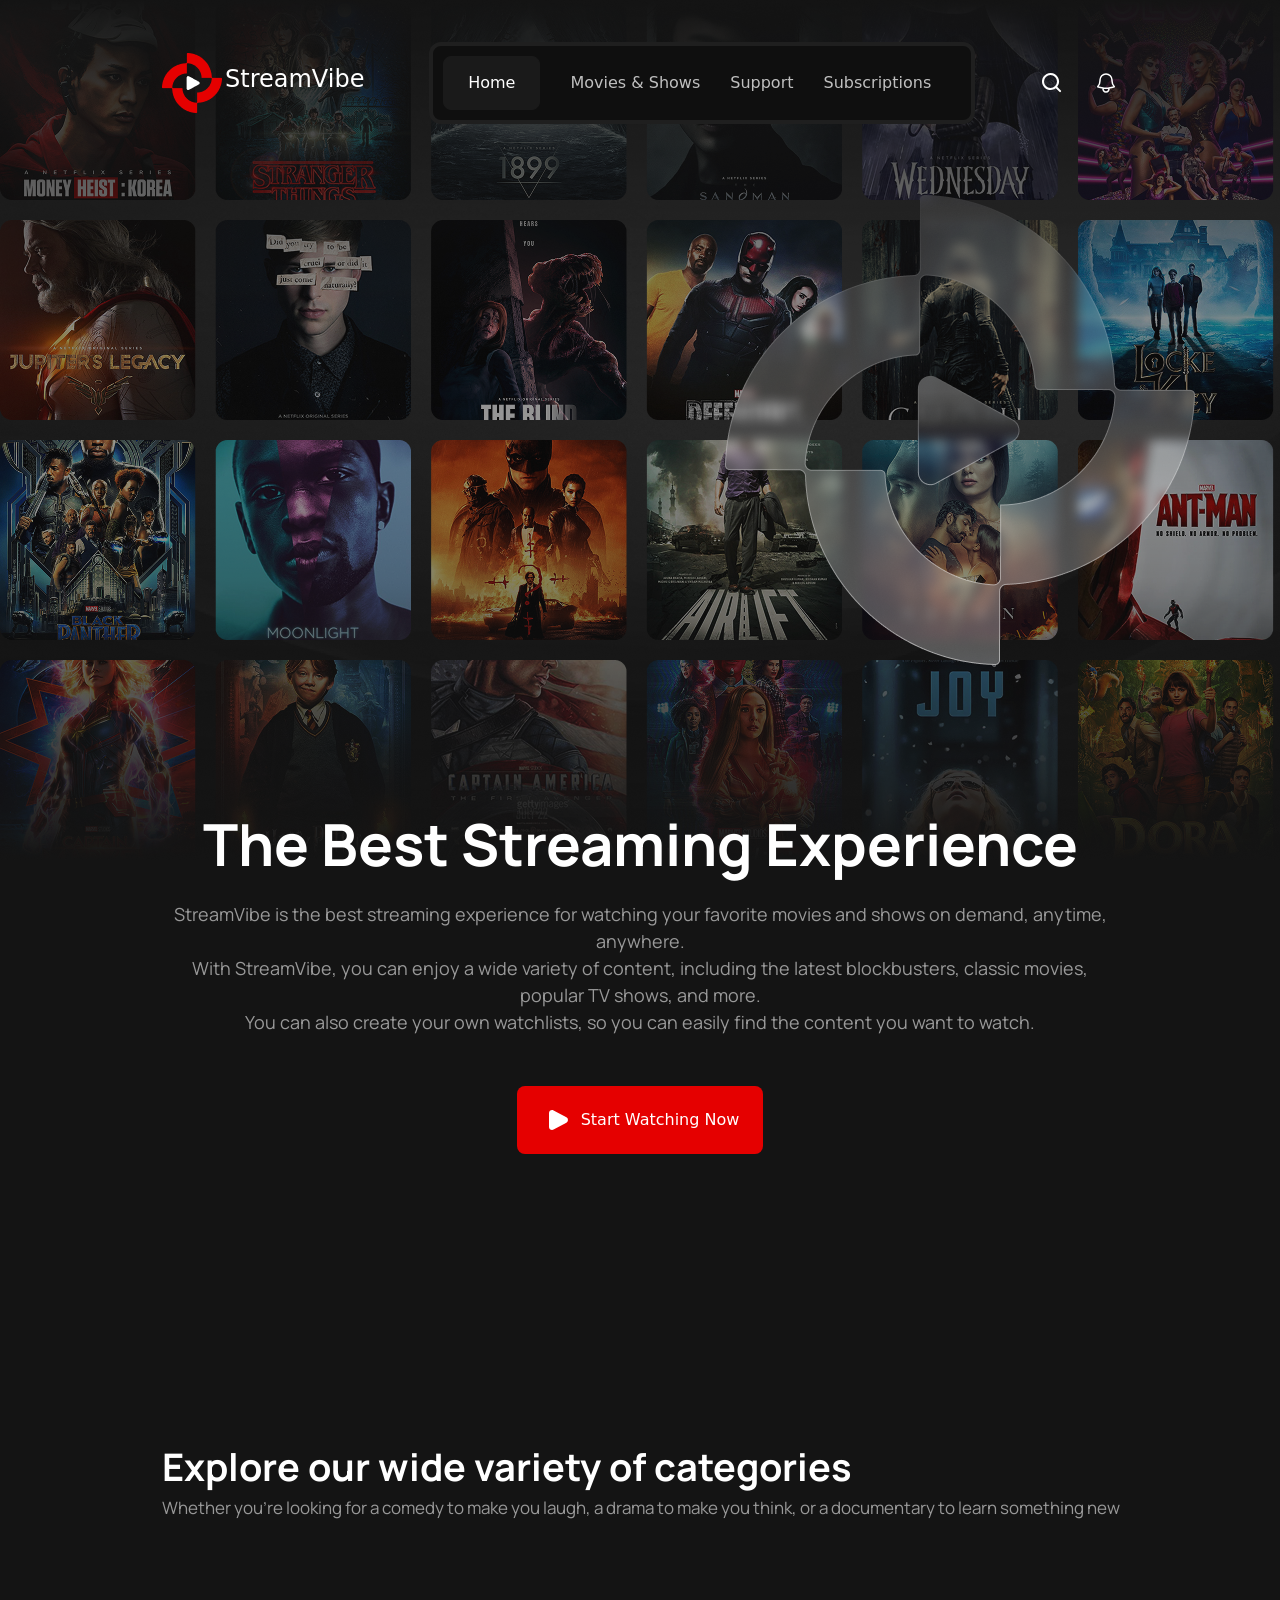
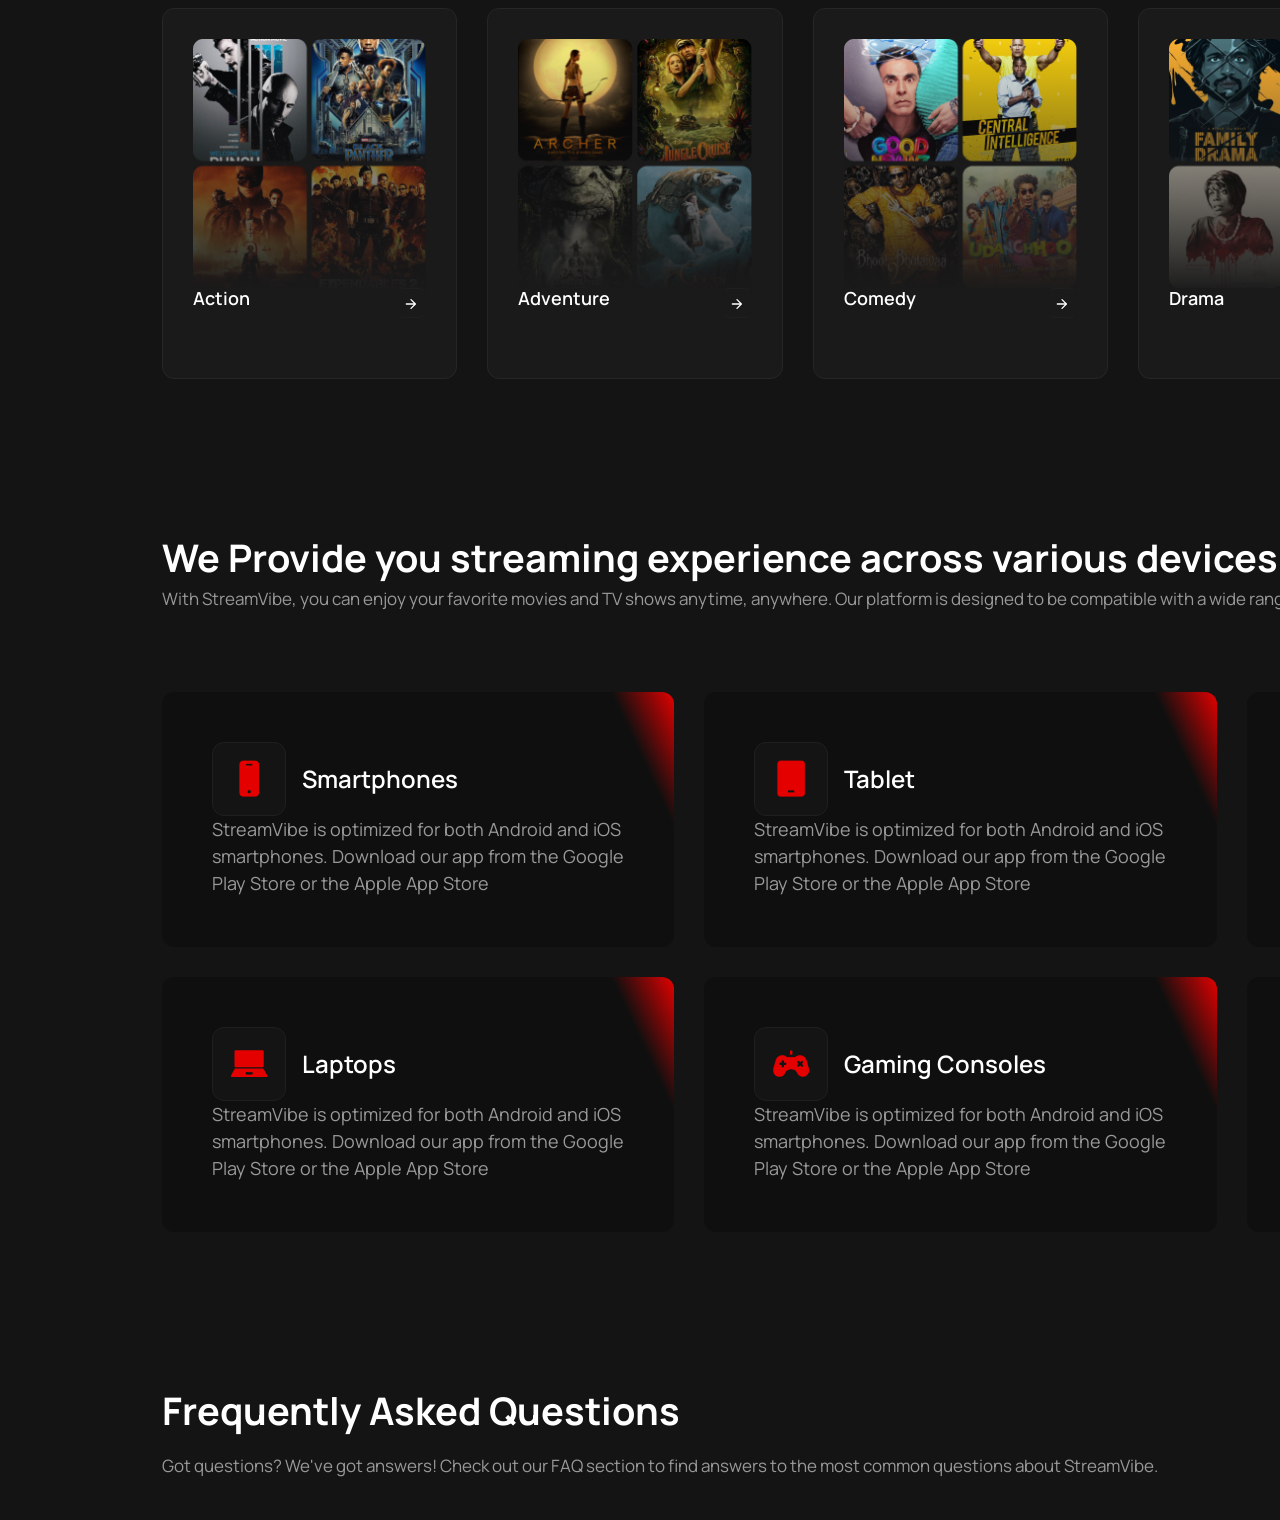
<file: index.html>
<!doctype html>
<html lang="en">
  <head>
    <meta charset="UTF-8" />
    <meta name="viewport" content="width=device-width, initial-scale=1.0" />
    <title>Home</title>
    <link
      rel="stylesheet"
      href="https://cdn.jsdelivr.net/npm/bootstrap@5.3.8/dist/css/bootstrap.min.css"
    />
    <link rel="stylesheet" href="./style/home.css" />
  </head>
  <body class="body-bg">
    <header
      class="d-flex flex-column align-items-center head-nav logo-resposive"
    >
      <div class="d-flex justify-content-between w-100 nav-margin">
        <!-- Logo -->
        <nav class="d-flex d-flex align-items-center">
          <img src="./images/Logo.png" alt="Logo" />
          <!-- responsice Logo -->
          <img
            class="logo-img-responsive"
            src="./images/logo-responsive.png"
            alt="Logo"
          />
          <h4 class="logo-text">StreamVibe</h4>
        </nav>
        <!-- nav Bar -->
        <nav class="d-flex d-flex align-items-center nav-layout">
          <a href="#" class="active">Home</a>
          <a href="./Movies & Shows.html">Movies & Shows</a>
          <a href="./Support.html">Support</a>
          <a href="./Subscriptions.html">Subscriptions</a>
        </nav>
        <!-- Icon -->
        <div class="d-flex d-flex align-items-center icon">
          <svg
            xmlns="http://www.w3.org/2000/svg"
            width="24"
            height="24"
            viewBox="0 0 24 24"
          >
            <g fill="none" fill-rule="evenodd">
              <path
                d="m12.593 23.258l-.011.002l-.071.035l-.02.004l-.014-.004l-.071-.035q-.016-.005-.024.005l-.004.01l-.017.428l.005.02l.01.013l.104.074l.015.004l.012-.004l.104-.074l.012-.016l.004-.017l-.017-.427q-.004-.016-.017-.018m.265-.113l-.013.002l-.185.093l-.01.01l-.003.011l.018.43l.005.012l.008.007l.201.093q.019.005.029-.008l.004-.014l-.034-.614q-.005-.018-.02-.022m-.715.002a.02.02 0 0 0-.027.006l-.006.014l-.034.614q.001.018.017.024l.015-.002l.201-.093l.01-.008l.004-.011l.017-.43l-.003-.012l-.01-.01z"
              />
              <path
                fill="currentColor"
                d="M10.5 2a8.5 8.5 0 1 0 5.262 15.176l3.652 3.652a1 1 0 0 0 1.414-1.414l-3.652-3.652A8.5 8.5 0 0 0 10.5 2M4 10.5a6.5 6.5 0 1 1 13 0a6.5 6.5 0 0 1-13 0"
              />
            </g>
          </svg>
          <svg
            xmlns="http://www.w3.org/2000/svg"
            width="24"
            height="24"
            viewBox="0 0 24 24"
          >
            <path
              fill="none"
              stroke="currentColor"
              stroke-linecap="round"
              stroke-linejoin="round"
              stroke-width="1.5"
              d="M14.857 17.082a24 24 0 0 0 5.454-1.31A8.97 8.97 0 0 1 18 9.75V9A6 6 0 0 0 6 9v.75a8.97 8.97 0 0 1-2.312 6.022c1.733.64 3.56 1.085 5.455 1.31m5.714 0a24.3 24.3 0 0 1-5.714 0m5.714 0a3 3 0 1 1-5.714 0"
            />
          </svg>
        </div>
        <!-- menu responsive -->
        <svg
          class="responsive-icon"
          xmlns="http://www.w3.org/2000/svg"
          width="20"
          height="20"
          viewBox="0 0 20 20"
        >
          <path
            fill="currentColor"
            fill-rule="evenodd"
            d="M3 5a1 1 0 0 1 1-1h12a1 1 0 1 1 0 2H4a1 1 0 0 1-1-1m0 5a1 1 0 0 1 1-1h12a1 1 0 1 1 0 2H4a1 1 0 0 1-1-1m6 5a1 1 0 0 1 1-1h6a1 1 0 1 1 0 2h-6a1 1 0 0 1-1-1"
            clip-rule="evenodd"
          />
        </svg>
      </div>
      <!--  Head Text -->
      <div
        class="d-flex flex-column justify-content-center align-items-center text-center"
      >
        <p class="head-text1">The Best Streaming Experience</p>
        <p class="head-text2">
          StreamVibe is the best streaming experience for watching your favorite
          movies and shows on demand, anytime, anywhere.
          
        </p>
        <p class="head-text3">

           With StreamVibe, you can enjoy a wide variety of content, including the
          latest blockbusters, classic movies, popular TV shows, and more.
        </p>
        <p class="head-text4">
          You can also create your own watchlists, so you can easily find the
          content you want to watch.
        </p>
      </div>
      <!-- nav text and button -->
      <div class="d-flex justify-content-center align-items-center play-button">
        <svg
        class="play-icon"
          xmlns="http://www.w3.org/2000/svg"
          width="24"
          height="24"
          viewBox="0 0 24 24"
        >
          <path
            fill="currentColor"
            d="M21.409 9.353a2.998 2.998 0 0 1 0 5.294L8.597 21.614C6.534 22.737 4 21.277 4 18.968V5.033c0-2.31 2.534-3.769 4.597-2.648z"
          />
        </svg>Start Watching Now
      </div>
    </header>
    <!-- main container -->
    <main class="d-flex flex-column container">
      <div class="d-flex flex-column justify-content-between section-1">
        <!-- section 1 catigory -->
        <div class="d-flex justify-content-between">
          <div>
            <p class="section1text">Explore our wide variety of categories</p>
            <p class="section1text2">Whether you're looking for a comedy to make you laugh, a drama to make you think, or a documentary to learn something new</p>
          </div>
          <div>
            <div
              class="d-flex flex-row justify-content-center align-items-center bg-buttons"
            >
              <button class="back-container-button">
                <svg
                  xmlns="http://www.w3.org/2000/svg"
                  width="28"
                  height="28"
                  viewBox="0 0 24 24"
                >
                  <path
                    fill="currentColor"
                    d="m6.921 12.5l5.793 5.792L12 19l-7-7l7-7l.714.708L6.92 11.5H19v1z"
                  />
                </svg>
              </button>
              <div class="d-flex justify-content-end align-iteams-center">
                <button class="glitch-line-button-a"></button>
                <button class="glitch-line-button"></button>
                <button class="glitch-line-button"></button>
                <button class="glitch-line-button"></button>
              </div>
              <button class="forward-container-button">
                <svg
                  xmlns="http://www.w3.org/2000/svg"
                  width="28"
                  height="28"
                  viewBox="0 0 24 24"
                >
                  <path
                    fill="currentColor"
                    d="M17.079 12.5H5.5q-.213 0-.357-.143T5 12t.143-.357t.357-.143h11.579L11.64 6.062q-.147-.146-.153-.345t.158-.363q.165-.16.354-.163q.189-.002.354.163l6.08 6.08q.131.132.184.268q.053.137.053.298t-.053.298q-.052.137-.183.268l-6.081 6.08q-.14.14-.341.15q-.202.01-.367-.15q-.165-.165-.165-.356q0-.192.165-.357z"
                  />
                </svg>
              </button>
            </div>
          </div>
        </div>
        <!-- section 1 cards -->
        <div class="d-flex align-items-center cards">
      <div class="d-flex flex-column card">
        <img src="./images/Action-1.png" alt="movie-collection" />
        <div class="d-flex justify-content-between card-img">
          <h5 class="card-text">Action</h5>
          <button class="incards-button">
            <svg
              xmlns="http://www.w3.org/2000/svg"
              width="16px"
              height="16px"
              viewBox="0 0 24 24"
            >
              <path
                fill="currentColor"
                d="M5 13h11.17l-4.88 4.88c-.39.39-.39 1.03 0 1.42s1.02.39 1.41 0l6.59-6.59a.996.996 0 0 0 0-1.41l-6.58-6.6a.996.996 0 1 0-1.41 1.41L16.17 11H5c-.55 0-1 .45-1 1s.45 1 1 1"
              />
            </svg>
          </button>
        </div>
      </div>
      <div class="d-flex flex-column card">
        <img src="./images/Adventure-1.png" alt="Action-collection" />
        <div class="d-flex justify-content-between card-img">
          <h5 class="card-text">Adventure</h5>
          <button class="incards-button">
            <svg
              xmlns="http://www.w3.org/2000/svg"
              width="16px"
              height="16px"
              viewBox="0 0 24 24"
            >
              <path
                fill="currentColor"
                d="M5 13h11.17l-4.88 4.88c-.39.39-.39 1.03 0 1.42s1.02.39 1.41 0l6.59-6.59a.996.996 0 0 0 0-1.41l-6.58-6.6a.996.996 0 1 0-1.41 1.41L16.17 11H5c-.55 0-1 .45-1 1s.45 1 1 1"
              />
            </svg>
          </button>
        </div>
      </div>
      <div class="d-flex flex-column card">
        <img src="./images/Comedy-1.png" alt="Adventure-collection" />
        <div class="d-flex justify-content-between card-img">
          <h5 class="card-text">Comedy</h5>
          <button class="incards-button">
            <svg
              xmlns="http://www.w3.org/2000/svg"
              width="16px"
              height="16px"
              viewBox="0 0 24 24"
            >
              <path
                fill="currentColor"
                d="M5 13h11.17l-4.88 4.88c-.39.39-.39 1.03 0 1.42s1.02.39 1.41 0l6.59-6.59a.996.996 0 0 0 0-1.41l-6.58-6.6a.996.996 0 1 0-1.41 1.41L16.17 11H5c-.55 0-1 .45-1 1s.45 1 1 1"
              />
            </svg>
          </button>
        </div>
      </div>
      <div class="d-flex flex-column card">
        <img src="./images/Drama-1.png" alt="movie-collection" />
        <div class="d-flex justify-content-between card-img">
          <h5 class="card-text">Drama</h5>
          <button class="incards-button">
            <svg
              xmlns="http://www.w3.org/2000/svg"
              width="16px"
              height="16px"
              viewBox="0 0 24 24"
            >
              <path
                fill="currentColor"
                d="M5 13h11.17l-4.88 4.88c-.39.39-.39 1.03 0 1.42s1.02.39 1.41 0l6.59-6.59a.996.996 0 0 0 0-1.41l-6.58-6.6a.996.996 0 1 0-1.41 1.41L16.17 11H5c-.55 0-1 .45-1 1s.45 1 1 1"
              />
            </svg>
          </button>
        </div>
      </div>
      <div class="d-flex flex-column card">
        <img src="./images/Horror-1.png" alt="movie-collection" />
        <div class="d-flex justify-content-between card-img">
          <h5 class="card-text">Horror</h5>
          <button class="incards-button">
            <svg
              xmlns="http://www.w3.org/2000/svg"
              width="16px"
              height="16px"
              viewBox="0 0 24 24"
            >
              <path
                fill="currentColor"
                d="M5 13h11.17l-4.88 4.88c-.39.39-.39 1.03 0 1.42s1.02.39 1.41 0l6.59-6.59a.996.996 0 0 0 0-1.41l-6.58-6.6a.996.996 0 1 0-1.41 1.41L16.17 11H5c-.55 0-1 .45-1 1s.45 1 1 1"
              />
            </svg>
          </button>
        </div>
      </div>
    </div>
      </div>
      <!-- section 2 devices -->
      <div class="section-2">
        <div class="section2-head-text">
          <p class="section2text">We Provide you streaming experience across various devices.</p>
          <p class="section2text2">With StreamVibe, you can enjoy your favorite movies and TV shows anytime, anywhere. Our platform is designed to be compatible with a wide range of devices, ensuring that you never miss a moment of entertainment.</p>
        </div>
        <div class="d-flex flex-column parent-card-section-2">
          <div class="d-flex card-section-2">
            <div class="d-flex flex-column incard-section-2">
              <div class="d-flex align-items-center ">
                <img class="section-2-card-img" src="./images/Icon (1).png" alt="smartphones">
                <p class="cards-text">Smartphones</p>
              </div>
              <p class="cards-text2">StreamVibe is optimized for both Android and iOS smartphones. Download our app from the Google Play Store or the Apple App Store</p>
            </div>
            <div class="d-flex flex-column incard-section-2">
              <div class="d-flex align-items-center ">
                <img class="section-2-card-img" src="./images/Icon (2).png" alt="smartphones">
                <p class="cards-text">Tablet</p>
              </div>
              <p class="cards-text2">StreamVibe is optimized for both Android and iOS smartphones. Download our app from the Google Play Store or the Apple App Store</p>
            </div>
            <div class="d-flex flex-column incard-section-2">
              <div class="d-flex align-items-center ">
                <img class="section-2-card-img" src="./images/Icon (3).png" alt="smartphones">
                <p class="cards-text">Smart TV</p>
              </div>
              <p class="cards-text2">StreamVibe is optimized for both Android and iOS smartphones. Download our app from the Google Play Store or the Apple App Store</p>
            </div>
          </div>
          <div class="d-flex card-section-2-2">
            <div class="d-flex flex-column incard-section-2">
              <div class="d-flex align-items-center ">
                <img class="section-2-card-img" src="./images/Icon (4).png" alt="smartphones">
                <p class="cards-text">Laptops</p>
              </div>
              <p class="cards-text2">StreamVibe is optimized for both Android and iOS smartphones. Download our app from the Google Play Store or the Apple App Store</p>
            </div>
            <div class="d-flex flex-column incard-section-2">
              <div class="d-flex align-items-center ">
                <img class="section-2-card-img" src="./images/Icon (5).png" alt="smartphones">
                <p class="cards-text">Gaming Consoles</p>
              </div>
              <p class="cards-text2">StreamVibe is optimized for both Android and iOS smartphones. Download our app from the Google Play Store or the Apple App Store</p>
            </div>
            <div class="d-flex flex-column incard-section-2">
              <div class="d-flex align-items-center ">
                <img class="section-2-card-img" src="./images/Icon (6).png" alt="smartphones">
                <p class="cards-text">VR Headsets</p>
              </div>
              <p class="cards-text2">StreamVibe is optimized for both Android and iOS smartphones. Download our app from the Google Play Store or the Apple App Store</p>
            </div>
          </div>
        </div>
        <!-- Section 3 Questions -->
         <div class="d-flex justify-content-between align-items-end section-3">
          <div class="d-flex flex-column section3-head-text">
            <p class="section3text">Frequently Asked Questions</p>
            <p class="section3text2">Got questions? We've got answers! Check out our FAQ section to find answers to the most common questions about StreamVibe.</p>
          </div>
          <button class="ask-button">
            <p class="section3text3">Ask a Question</p>
          </button>
         </div>
        
      </main>
  </body>
</html>
</file>
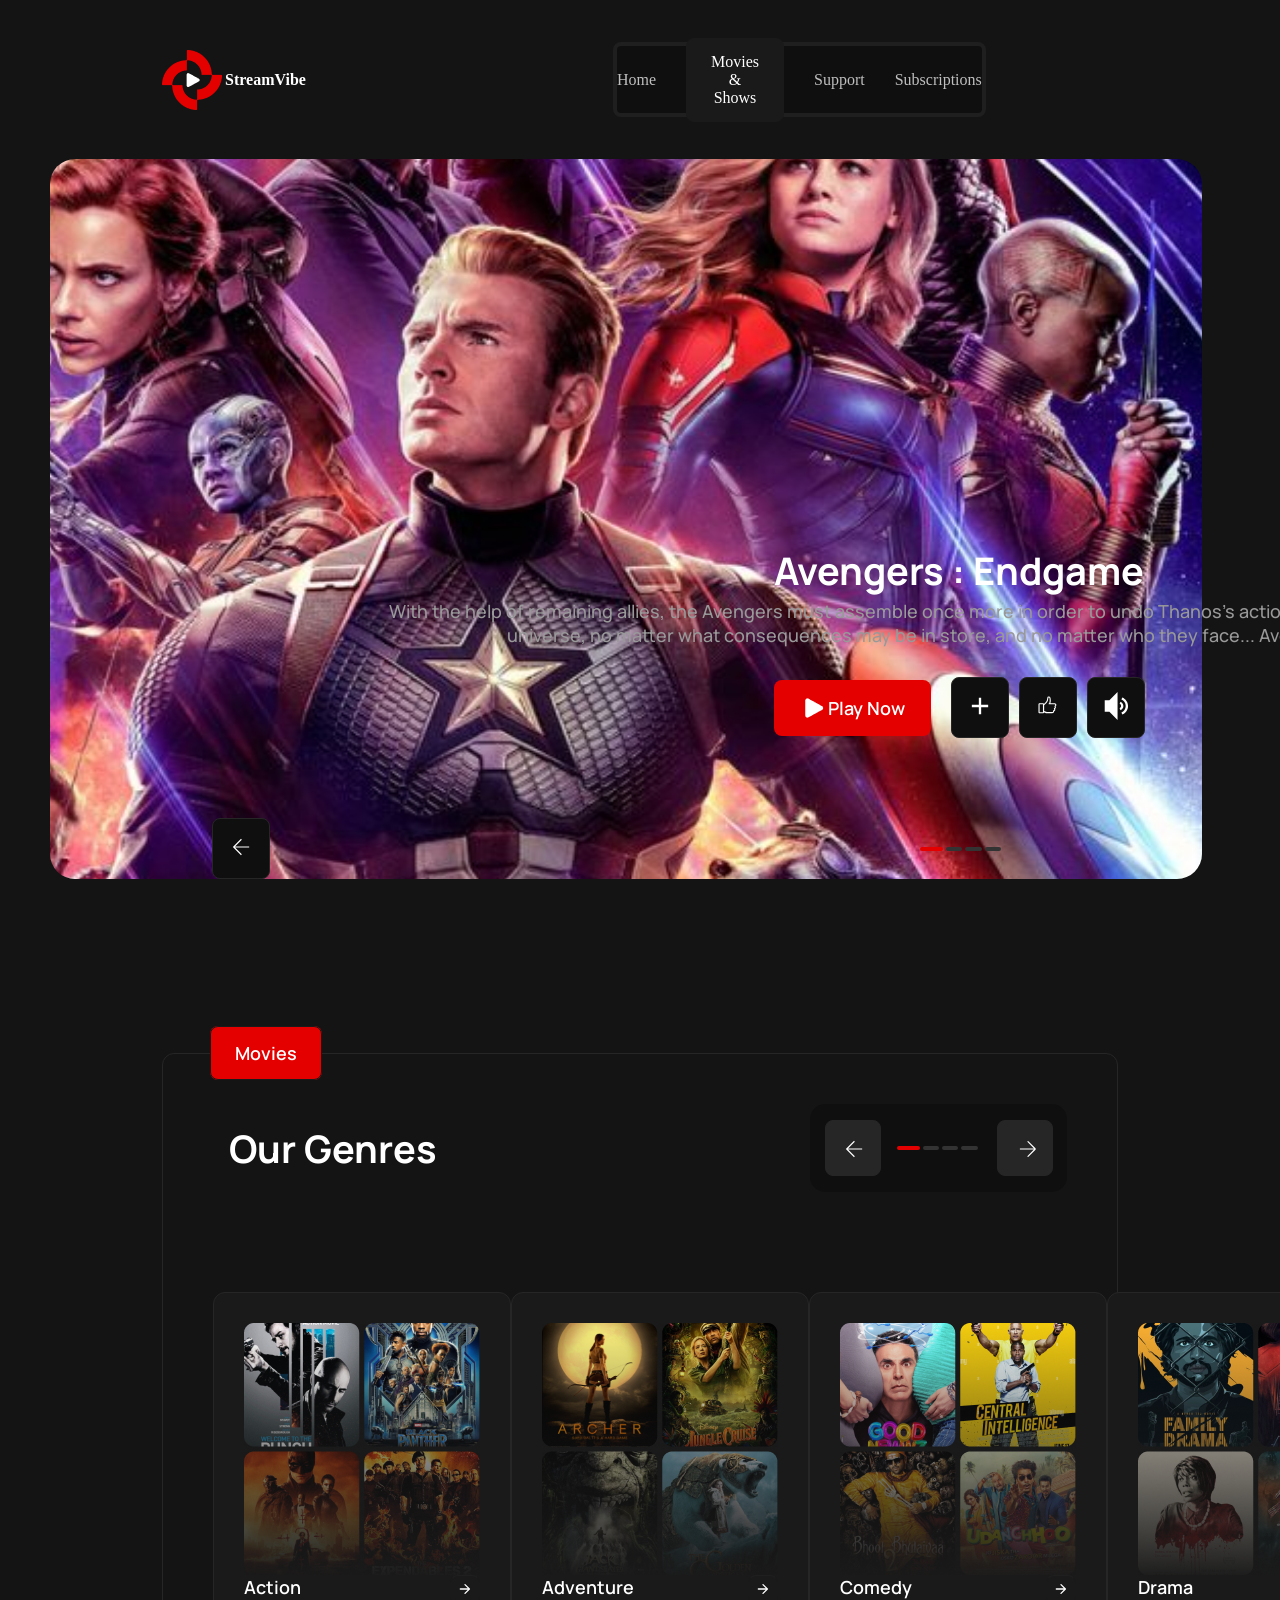
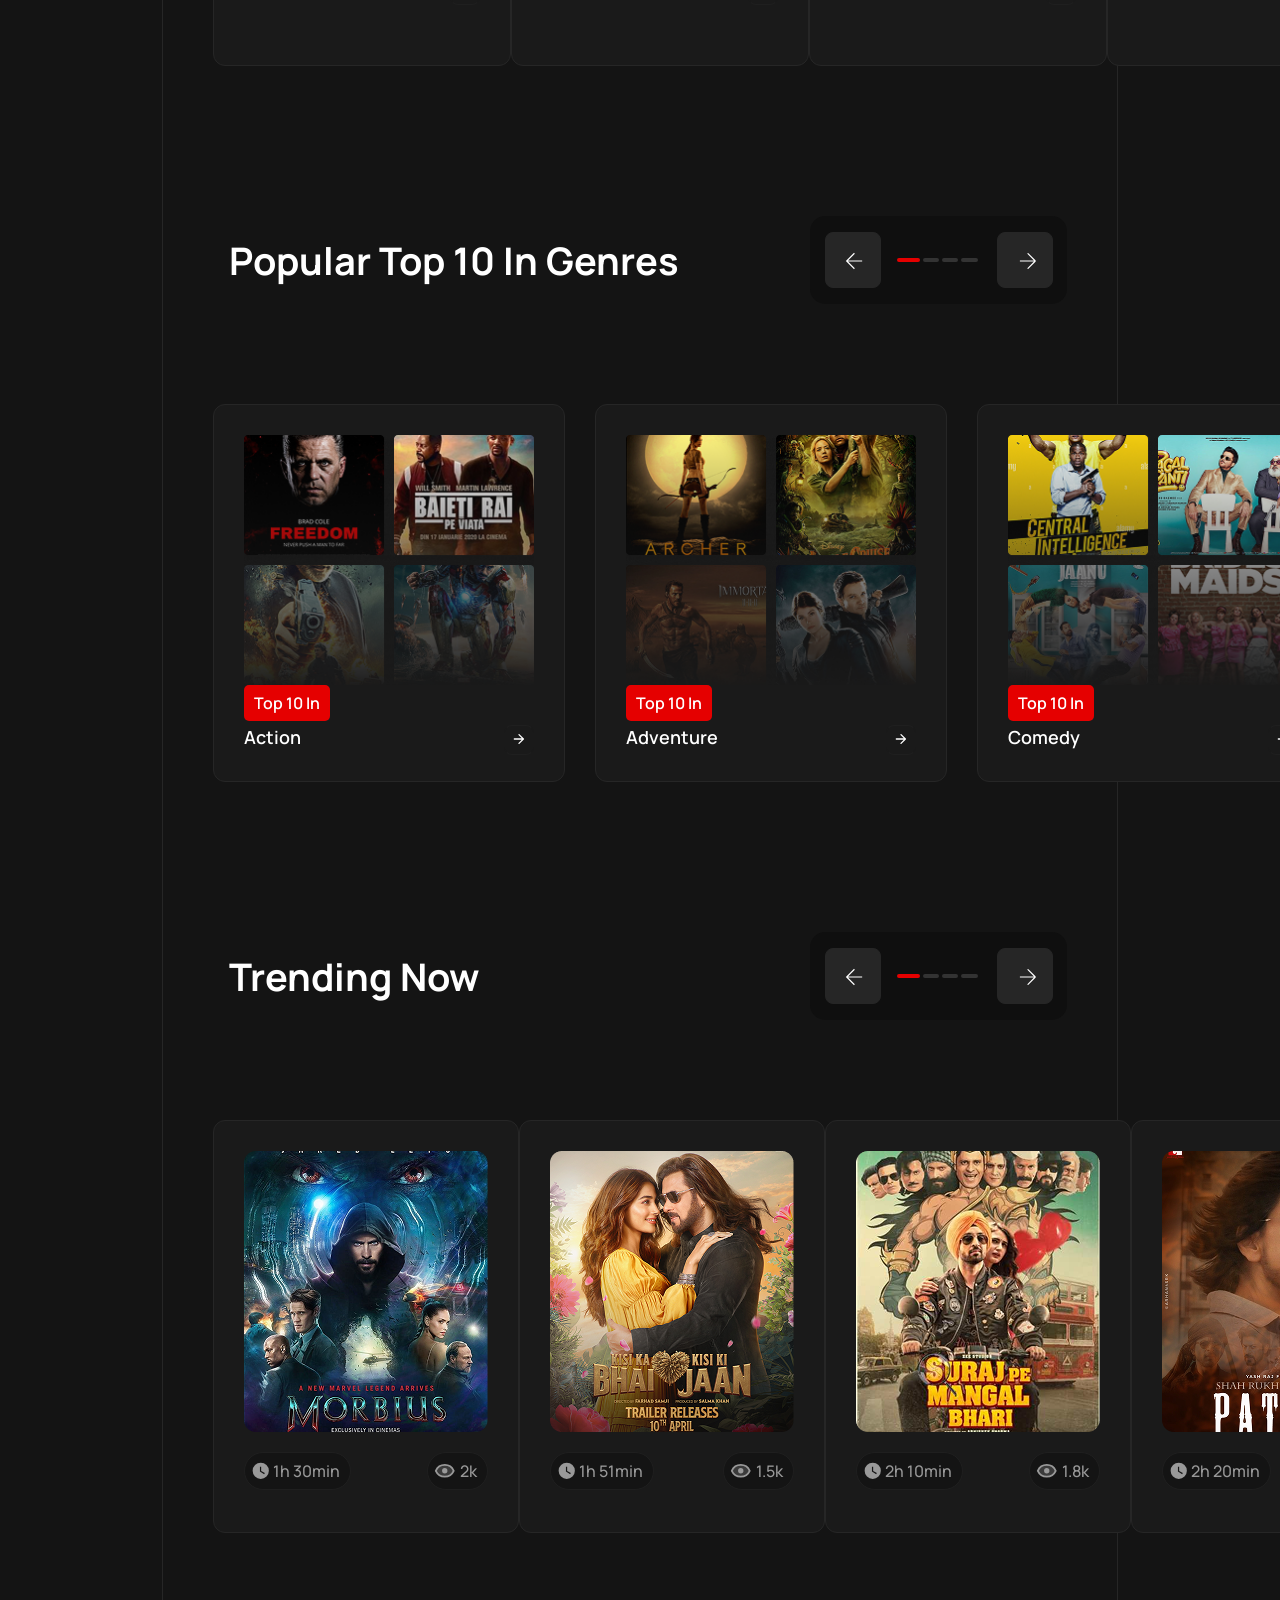
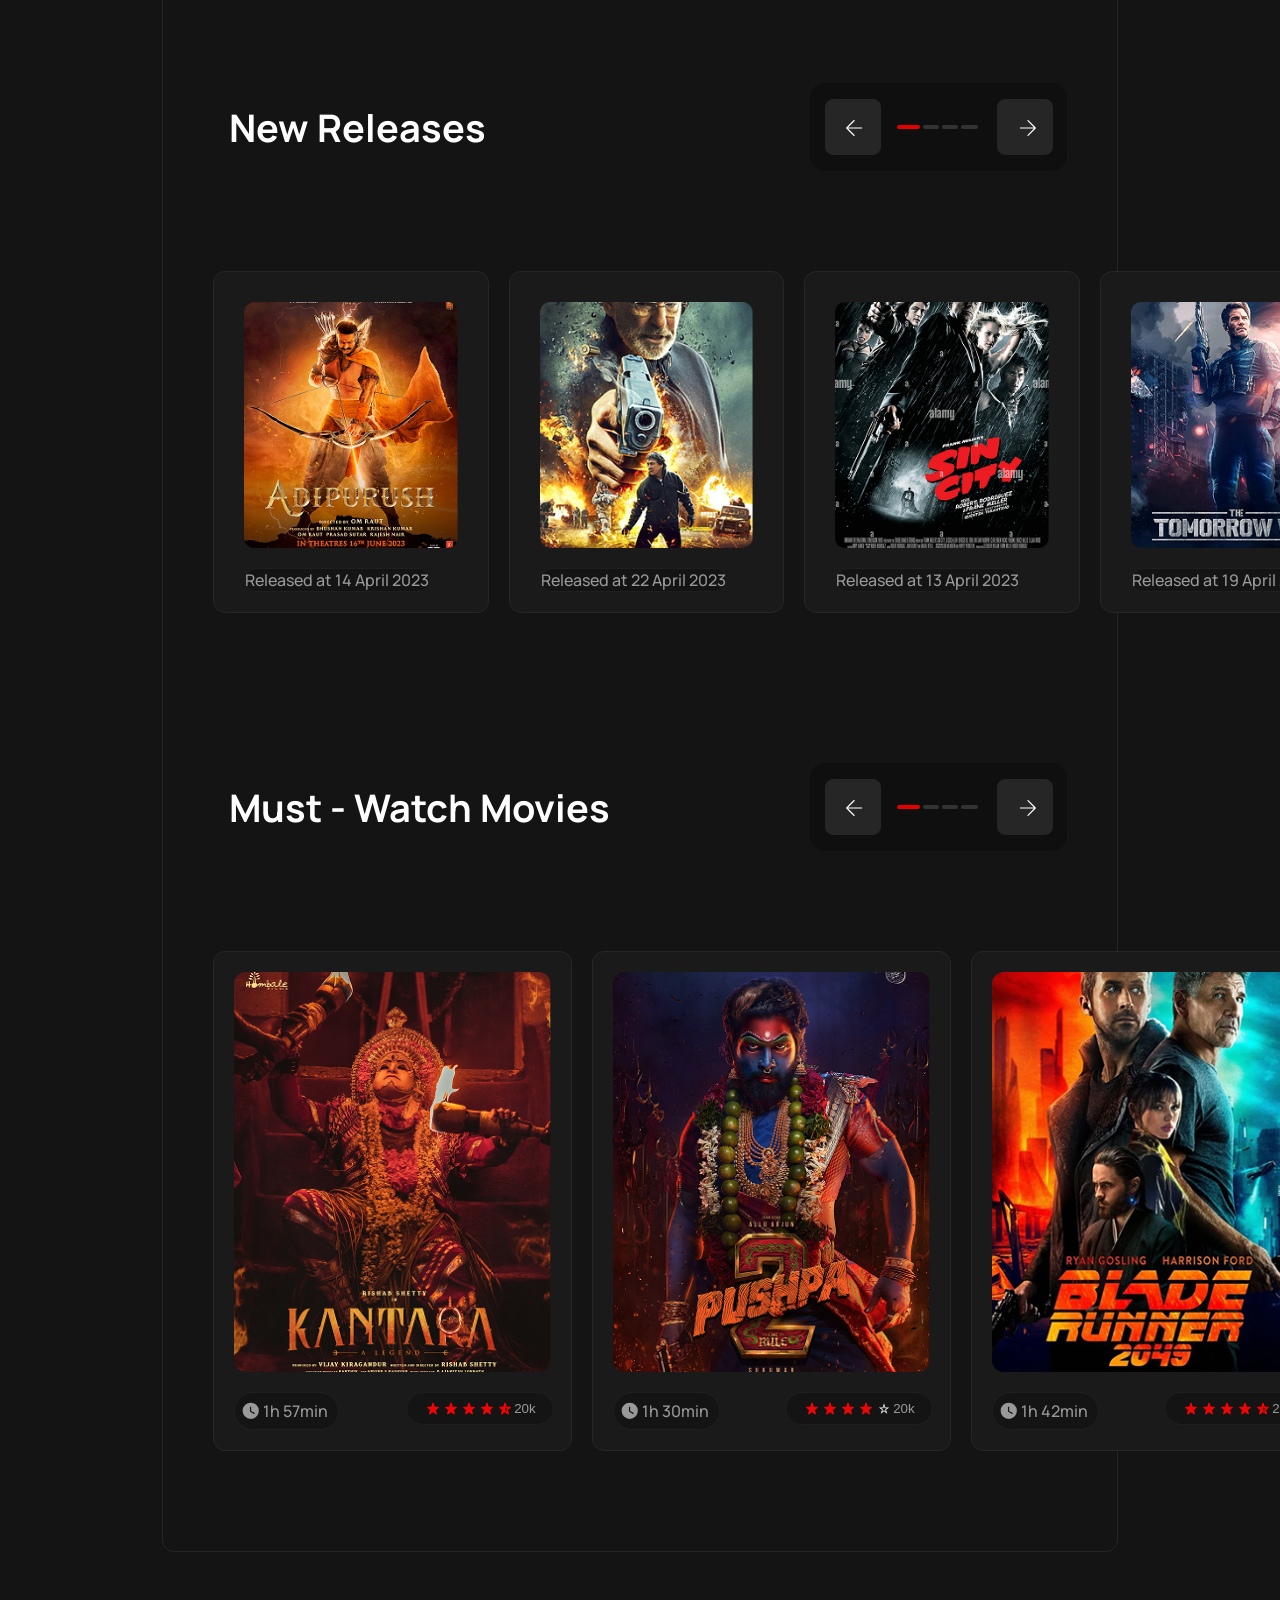
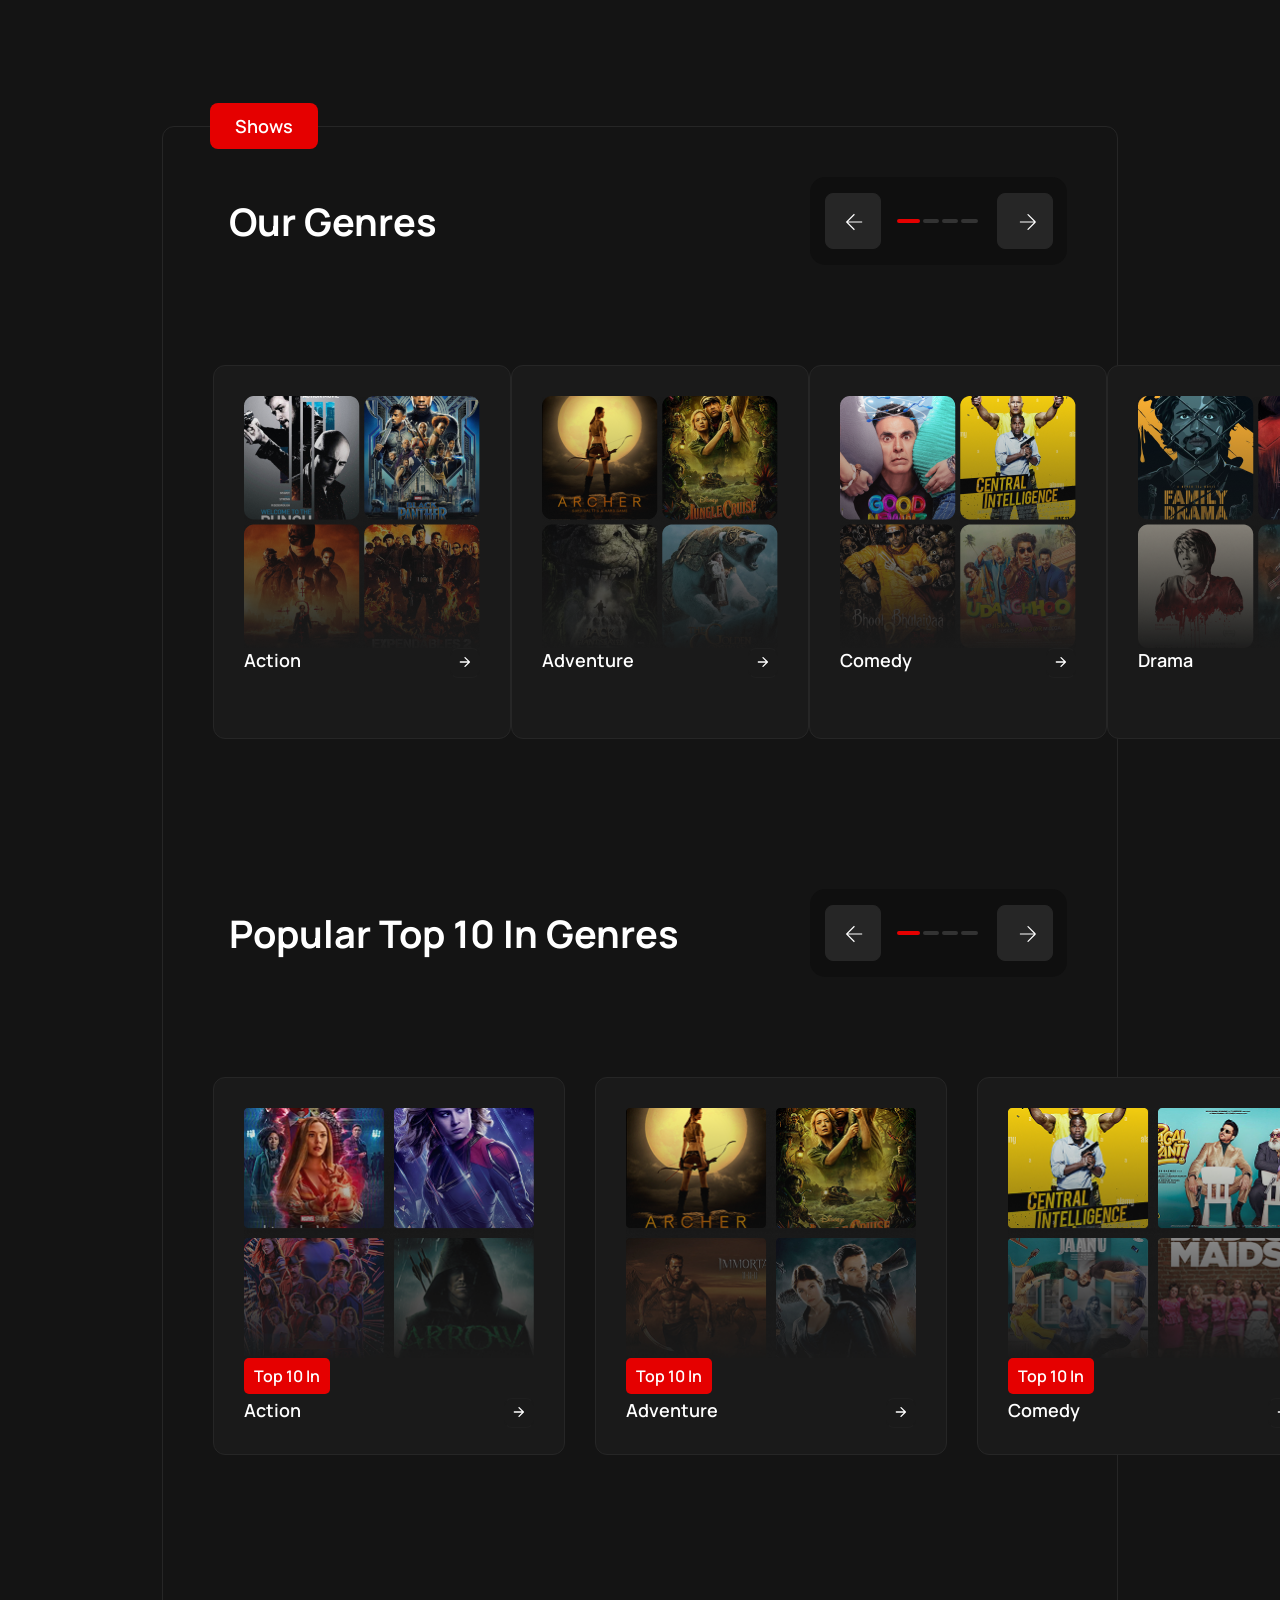
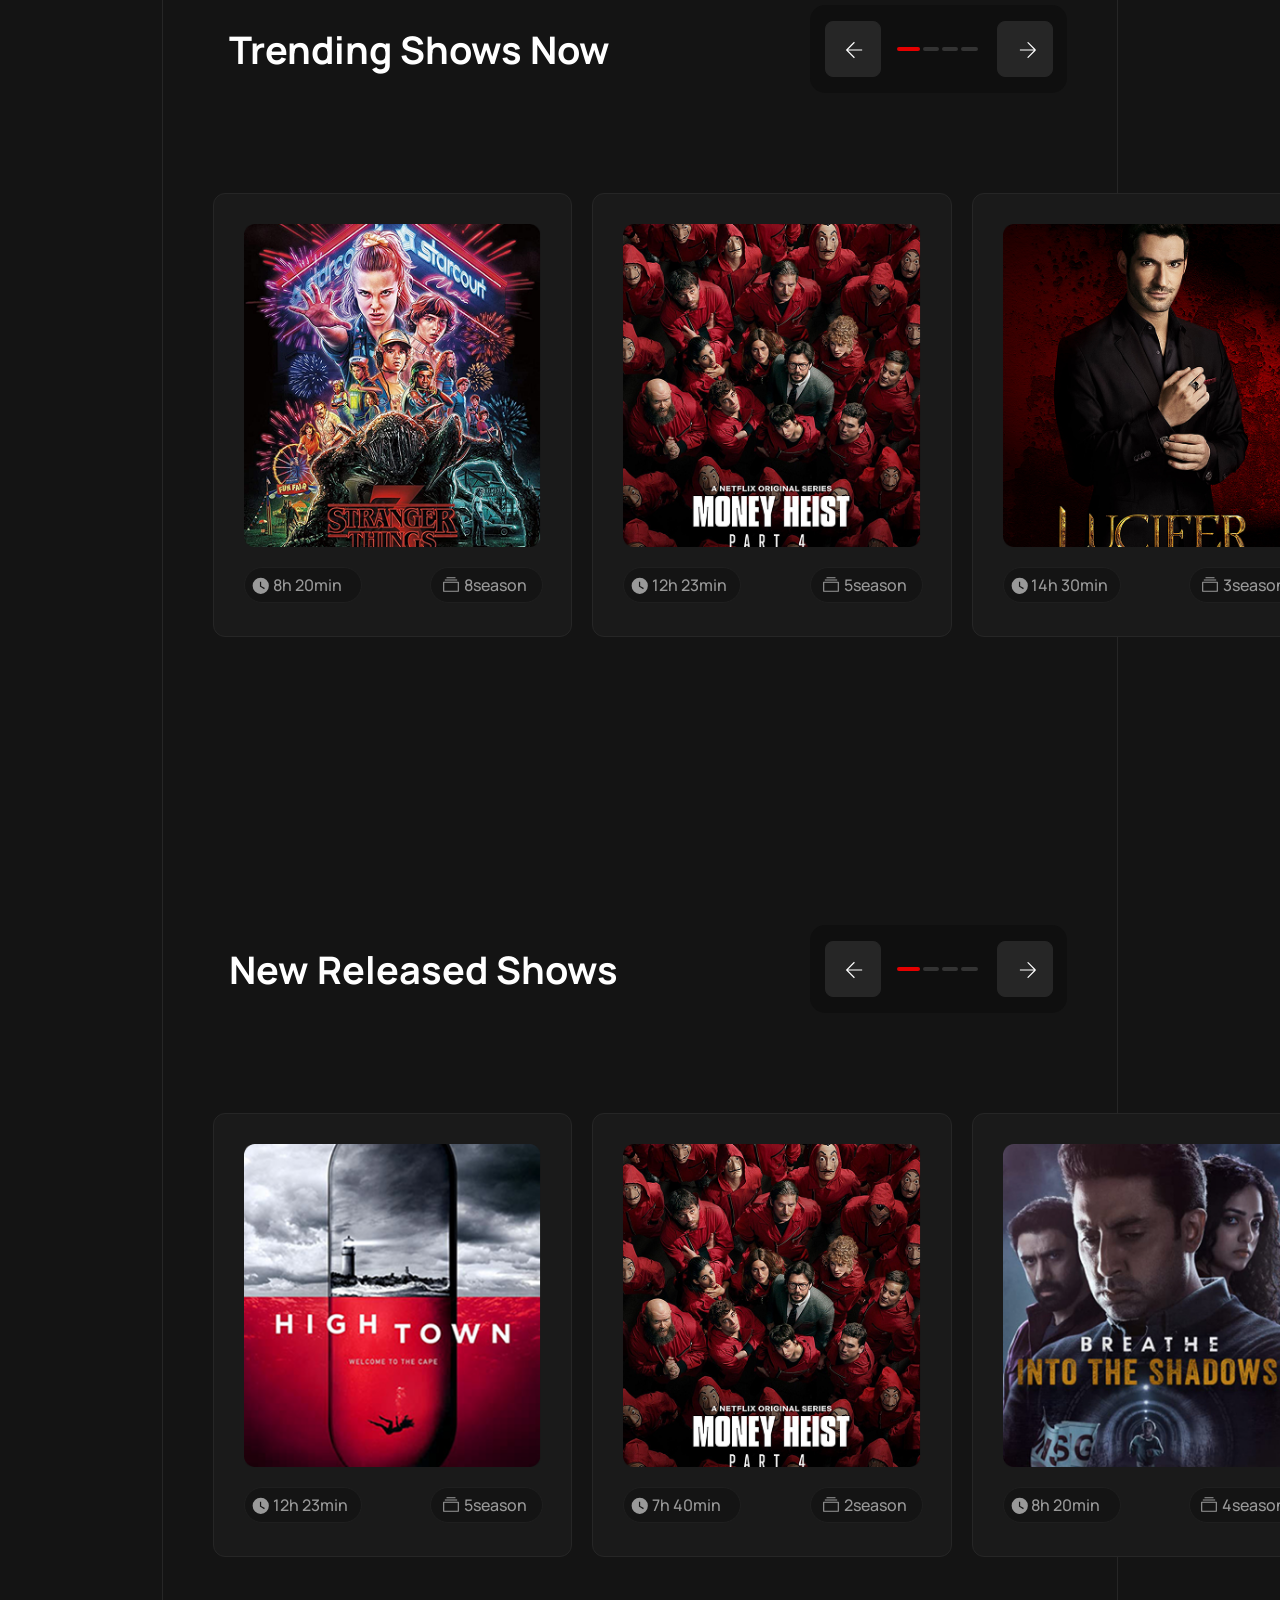
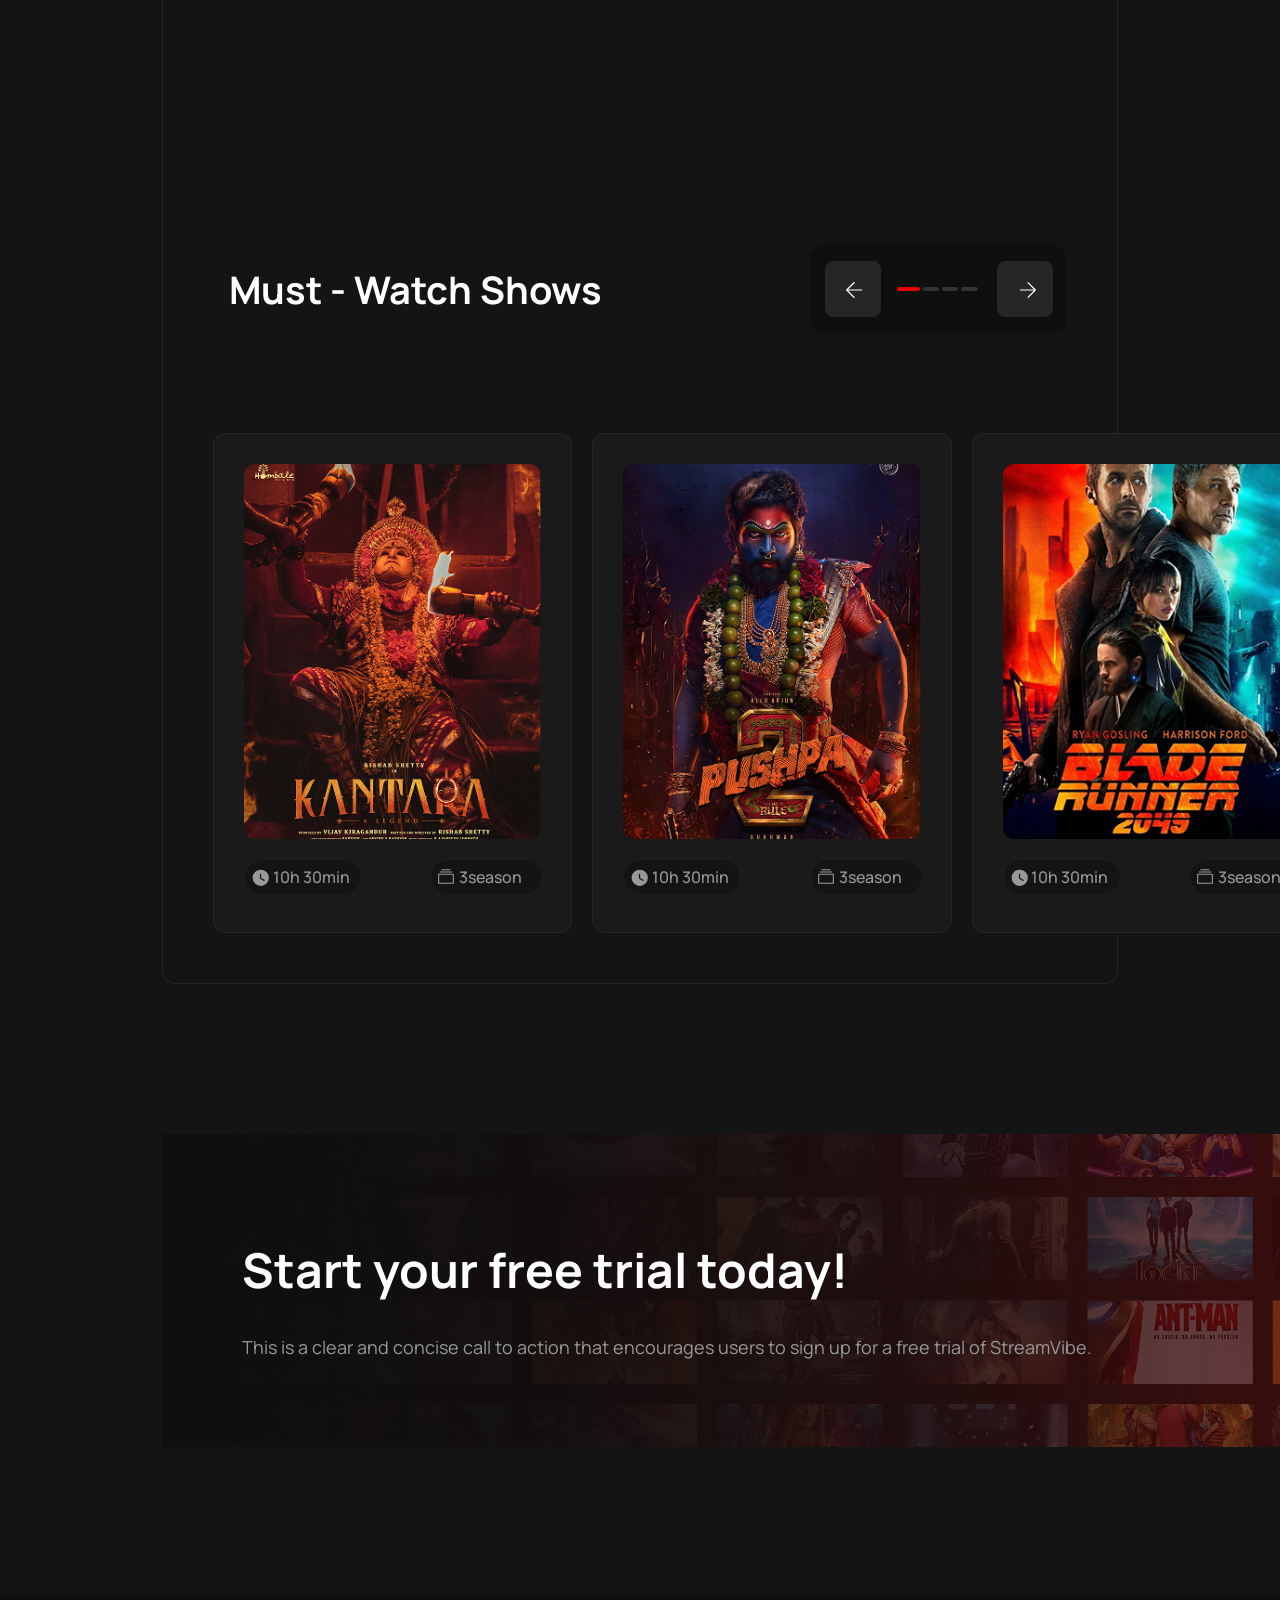
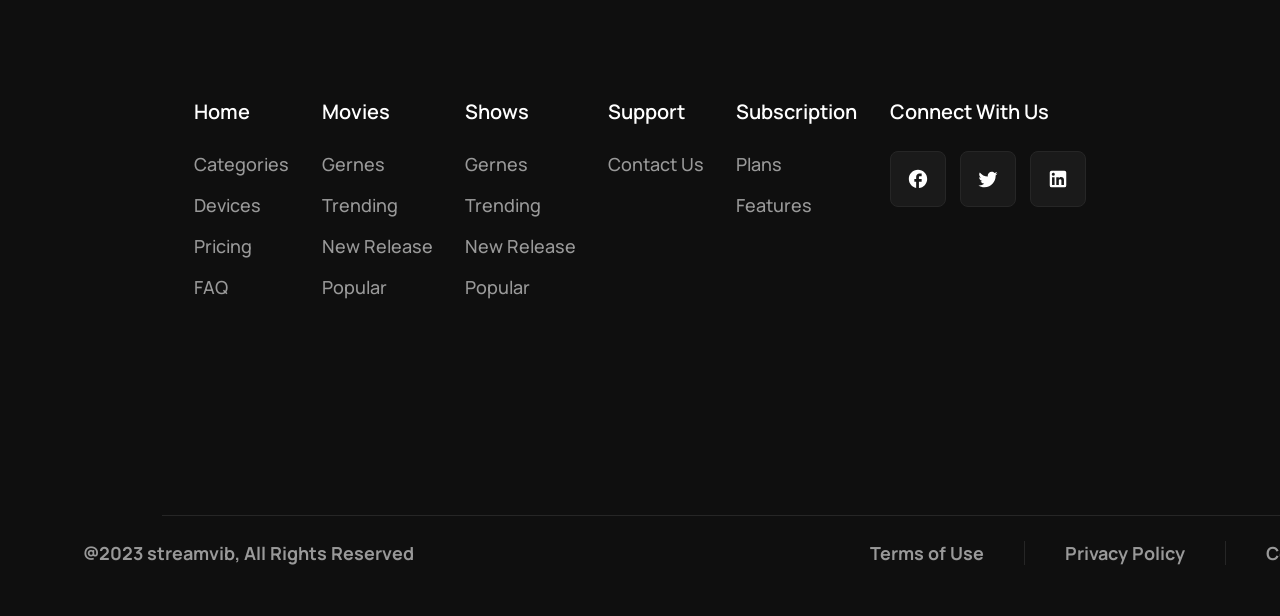
<file: Movies & Shows.html>
<!doctype html>
<html lang="en">
  <head>
    <meta charset="UTF-8" />
    <meta name="viewport" content="width=device-width, initial-scale=1.0" />
    <title>Movies & Shows</title>
    <link rel="stylesheet" href="./style/Movies & Shows.css" />
  </head>
  <body class="bg-black">
    <header>
      <header
        class="display-flex justify-content-space-between align-iteams-center nav-padding text-align-center nav-position "
      >
        <!-- Logo -->
        <nav class="display-flex align-iteams-center">
          <img src="./images/Logo.png" alt="Logo" />
          <h4 class="head-text">StreamVibe</h4>
        </nav>
        <!-- nav Bar -->
        <nav
          class="nav-bg display-flex nav-layout justify-content-center align-iteams-center width nav-resonsive"
        >
          <a href="./index.html">Home</a>
          <a href="#" class="active">Movies & Shows</a>
          <a href="./Support.html">Support</a>
          <a href="./Subscriptions.html">Subscriptions</a>
        </nav>
        <!-- Icon -->
        <div class="display-flex icon nav-resonsive">
          <svg
            xmlns="http://www.w3.org/2000/svg"
            width="24"
            height="24"
            viewBox="0 0 24 24"
          >
            <g fill="none" fill-rule="evenodd">
              <path
                d="m12.593 23.258l-.011.002l-.071.035l-.02.004l-.014-.004l-.071-.035q-.016-.005-.024.005l-.004.01l-.017.428l.005.02l.01.013l.104.074l.015.004l.012-.004l.104-.074l.012-.016l.004-.017l-.017-.427q-.004-.016-.017-.018m.265-.113l-.013.002l-.185.093l-.01.01l-.003.011l.018.43l.005.012l.008.007l.201.093q.019.005.029-.008l.004-.014l-.034-.614q-.005-.018-.02-.022m-.715.002a.02.02 0 0 0-.027.006l-.006.014l-.034.614q.001.018.017.024l.015-.002l.201-.093l.01-.008l.004-.011l.017-.43l-.003-.012l-.01-.01z"
              />
              <path
                fill="currentColor"
                d="M10.5 2a8.5 8.5 0 1 0 5.262 15.176l3.652 3.652a1 1 0 0 0 1.414-1.414l-3.652-3.652A8.5 8.5 0 0 0 10.5 2M4 10.5a6.5 6.5 0 1 1 13 0a6.5 6.5 0 0 1-13 0"
              />
            </g>
          </svg>
          <svg
            xmlns="http://www.w3.org/2000/svg"
            width="24"
            height="24"
            viewBox="0 0 24 24"
          >
            <path
              fill="none"
              stroke="currentColor"
              stroke-linecap="round"
              stroke-linejoin="round"
              stroke-width="1.5"
              d="M14.857 17.082a24 24 0 0 0 5.454-1.31A8.97 8.97 0 0 1 18 9.75V9A6 6 0 0 0 6 9v.75a8.97 8.97 0 0 1-2.312 6.022c1.733.64 3.56 1.085 5.455 1.31m5.714 0a24.3 24.3 0 0 1-5.714 0m5.714 0a3 3 0 1 1-5.714 0"
            />
          </svg>
        </div>
        <button class="menu-responsive"><svg xmlns="http://www.w3.org/2000/svg" width="24px" height="24px" viewBox="0 0 24 24"><path fill="#999999" d="M3 5h18v2H3zm5 6h13v2H8zm5 6h8v2h-8z"/></svg></button>
      </header>
    </header>
    
    <!-- <img class="main-img-responsive" src="../images/Movies & Shows-responsive.png" alt=""> -->
    <main
      class="display-flex justify-content-end d-flex-direction-column main-padding-margin"
    >
      <div
        class="display-flex align-iteams-center text-align-center d-flex-direction-column hero-section"
      >
        <h2 class="hero-text">Avengers : Endgame</h2>
        <p class="hero-text-2">
          With the help of remaining allies, the Avengers must assemble once
          more in order to undo Thanos's actions and undo the chaos to the
          <br />
          universe, no matter what consequences may be in store, and no matter
          who they face... Avenge the fallen.
        </p>
        <div class="display-flex align-iteams-center button-1">
          <button
            id="play-button "
            class="play-button display-flex align-iteams-center justify-content-center"
          >
            <img src="./images/Icon.png" alt="icon" class="img-button" />Play
            Now
          </button>
          <button class="plus-button">
            <svg
              xmlns="http://www.w3.org/2000/svg"
              width="28"
              height="28"
              viewBox="0 0 24 24"
            >
              <path
                fill="currentColor"
                d="M19 12.998h-6v6h-2v-6H5v-2h6v-6h2v6h6z"
              />
            </svg>
          </button>
          <button class="like-button">
            <svg
              xmlns="http://www.w3.org/2000/svg"
              width="28"
              height="28"
              viewBox="0 0 50 50"
            >
              <path
                fill="currentColor"
                d="M40 23.2c0-2.1-1.7-3.2-4-3.2h-6.7c.5-1.8.7-3.5.7-5c0-5.8-1.6-7-3-7c-.9 0-1.6.1-2.5.6c-.3.2-.4.4-.5.7l-1 5.4c-1.1 2.8-3.8 5.3-6 7V36c.8 0 1.6.4 2.6.9c1.1.5 2.2 1.1 3.4 1.1h9.5c2 0 3.5-1.6 3.5-3c0-.3 0-.5-.1-.7c1.2-.5 2.1-1.5 2.1-2.8c0-.6-.1-1.1-.3-1.6c.8-.5 1.5-1.4 1.5-2.4c0-.6-.3-1.2-.6-1.7c.8-.6 1.4-1.6 1.4-2.6m-2.1 0c0 1.3-1.3 1.4-1.5 2c-.2.7.8.9.8 2.1s-1.5 1.2-1.7 1.9c-.2.8.5 1 .5 2.2v.2c-.2 1-1.7 1.1-2 1.5c-.3.5 0 .7 0 1.8c0 .6-.7 1-1.5 1H23c-.8 0-1.6-.4-2.6-.9c-.8-.4-1.6-.8-2.4-1V23.5c2.5-1.9 5.7-4.7 6.9-8.2v-.2l.9-5c.4-.1.7-.1 1.2-.1c.2 0 1 1.2 1 5c0 1.5-.3 3.1-.8 5H27c-.6 0-1 .4-1 1s.4 1 1 1h9c1 0 1.9.5 1.9 1.2"
              />
              <path
                fill="currentColor"
                d="M16 38h-6c-1.1 0-2-.9-2-2V22c0-1.1.9-2 2-2h6c1.1 0 2 .9 2 2v14c0 1.1-.9 2-2 2m-6-16v14h6V22z"
              />
            </svg>
          </button>
          <button class="sound-button">
            <svg
              xmlns="http://www.w3.org/2000/svg"
              width="28"
              height="28"
              viewBox="0 0 512 512"
            >
              <path
                fill="currentColor"
                d="M391 256c0-35.5-21.7-65.9-52.5-78.7l-16.4 39.4c15.4 6.4 26.2 21.6 26.2 39.4c0 17.7-10.8 32.9-26.2 39.4l16.4 39.4c30.8-13 52.5-43.4 52.5-78.9M371.3 98.5l-16.4 39.4c46.3 19.3 78.8 64.9 78.8 118.1c0 53.3-32.5 98.8-78.8 118.1l16.4 39.4c61.7-25.7 105-86.5 105-157.5S433 124.2 371.3 98.5M49.7 149.3v213.3H135L284.3 512V0L135 149.3z"
              />
            </svg>
          </button>
        </div>
      </div>
      <div class="display-flex responsive-buttons">
        <button class="back-button">
          <svg
            xmlns="http://www.w3.org/2000/svg"
            width="28"
            height="28"
            viewBox="0 0 24 24"
          >
            <path
              fill="currentColor"
              d="m6.921 12.5l5.793 5.792L12 19l-7-7l7-7l.714.708L6.92 11.5H19v1z"
            />
          </svg>
        </button>
        <div class="display-flex justify-content-end align-iteams-center">
          <button class="glitch-line-button-a"></button>
          <button class="glitch-line-button"></button>
          <button class="glitch-line-button"></button>
          <button class="glitch-line-button"></button>
        </div>
        <button class="forward-button">
          <svg
            xmlns="http://www.w3.org/2000/svg"
            width="28"
            height="28"
            viewBox="0 0 24 24"
          >
            <path
              fill="currentColor"
              d="M17.079 12.5H5.5q-.213 0-.357-.143T5 12t.143-.357t.357-.143h11.579L11.64 6.062q-.147-.146-.153-.345t.158-.363q.165-.16.354-.163q.189-.002.354.163l6.08 6.08q.131.132.184.268q.053.137.053.298t-.053.298q-.052.137-.183.268l-6.081 6.08q-.14.14-.341.15q-.202.01-.367-.15q-.165-.165-.165-.356q0-.192.165-.357z"
            />
          </svg>
        </button>
      </div>
    </main>
    <div class="movie-container-button">
      <a class="movies-button move-active" href="shows.html">Movies</a>
    </div>
    <div class="container-responsive-movies-button">
      <button class="responsive-movies-button">movies</button>
      <button class="responsive-shows-button">shows</button>
    </div>
    <!-- ------------------------------------------------------------------------------- -->
    <!-- Movies container -->
    <div class="display-flex d-flex-direction-column container">
      <div class="display-flex align-iteams-center head-conatiner">
        <h2 class="container-text">Our Genres</h2>
        <div
          class="display-flex align-iteams-center justify-content-center bg-buttons responsive-buttons "
        >
          <button class="back-container-button">
            <svg
              xmlns="http://www.w3.org/2000/svg"
              width="28"
              height="28"
              viewBox="0 0 24 24"
            >
              <path
                fill="currentColor"
                d="m6.921 12.5l5.793 5.792L12 19l-7-7l7-7l.714.708L6.92 11.5H19v1z"
              />
            </svg>
          </button>
          <div class="display-flex justify-content-end align-iteams-center">
            <button class="glitch-line-button-a"></button>
            <button class="glitch-line-button"></button>
            <button class="glitch-line-button"></button>
            <button class="glitch-line-button"></button>
          </div>
          <button class="forward-container-button">
            <svg
              xmlns="http://www.w3.org/2000/svg"
              width="28"
              height="28"
              viewBox="0 0 24 24"
            >
              <path
                fill="currentColor"
                d="M17.079 12.5H5.5q-.213 0-.357-.143T5 12t.143-.357t.357-.143h11.579L11.64 6.062q-.147-.146-.153-.345t.158-.363q.165-.16.354-.163q.189-.002.354.163l6.08 6.08q.131.132.184.268q.053.137.053.298t-.053.298q-.052.137-.183.268l-6.081 6.08q-.14.14-.341.15q-.202.01-.367-.15q-.165-.165-.165-.356q0-.192.165-.357z"
              />
            </svg>
          </button>
        </div>
      </div>
      <div class="display-flex cards">
        <div class="display-flex d-flex-direction-column card">
          <img src="./images/Action-1.png" alt="movie-collection" />
          <div class="display-flex justify-content-space-between card-img">
            <h5 class="card-text">Action</h5>
            <button class="incards-button">
              <svg
                xmlns="http://www.w3.org/2000/svg"
                width="16px"
                height="16px"
                viewBox="0 0 24 24"
              >
                <path
                  fill="currentColor"
                  d="M5 13h11.17l-4.88 4.88c-.39.39-.39 1.03 0 1.42s1.02.39 1.41 0l6.59-6.59a.996.996 0 0 0 0-1.41l-6.58-6.6a.996.996 0 1 0-1.41 1.41L16.17 11H5c-.55 0-1 .45-1 1s.45 1 1 1"
                />
              </svg>
            </button>
          </div>
        </div>
        <div class="display-flex d-flex-direction-column card">
          <img src="./images/Adventure-1.png" alt="Action-collection" />
          <div class="display-flex justify-content-space-between card-img">
            <h5 class="card-text">Adventure</h5>
            <button class="incards-button">
              <svg
                xmlns="http://www.w3.org/2000/svg"
                width="16px"
                height="16px"
                viewBox="0 0 24 24"
              >
                <path
                  fill="currentColor"
                  d="M5 13h11.17l-4.88 4.88c-.39.39-.39 1.03 0 1.42s1.02.39 1.41 0l6.59-6.59a.996.996 0 0 0 0-1.41l-6.58-6.6a.996.996 0 1 0-1.41 1.41L16.17 11H5c-.55 0-1 .45-1 1s.45 1 1 1"
                />
              </svg>
            </button>
          </div>
        </div>
        <div class="display-flex d-flex-direction-column card container-responsive">
          <img src="./images/Comedy-1.png" alt="Adventure-collection" />
          <div class="display-flex justify-content-space-between card-img">
            <h5 class="card-text">Comedy</h5>
            <button class="incards-button">
              <svg
                xmlns="http://www.w3.org/2000/svg"
                width="16px"
                height="16px"
                viewBox="0 0 24 24"
              >
                <path
                  fill="currentColor"
                  d="M5 13h11.17l-4.88 4.88c-.39.39-.39 1.03 0 1.42s1.02.39 1.41 0l6.59-6.59a.996.996 0 0 0 0-1.41l-6.58-6.6a.996.996 0 1 0-1.41 1.41L16.17 11H5c-.55 0-1 .45-1 1s.45 1 1 1"
                />
              </svg>
            </button>
          </div>
        </div>
        <div class="display-flex d-flex-direction-column card">
          <img src="./images/Drama-1.png" alt="movie-collection" />
          <div class="display-flex justify-content-space-between card-img">
            <h5 class="card-text">Drama</h5>
            <button class="incards-button">
              <svg
                xmlns="http://www.w3.org/2000/svg"
                width="16px"
                height="16px"
                viewBox="0 0 24 24"
              >
                <path
                  fill="currentColor"
                  d="M5 13h11.17l-4.88 4.88c-.39.39-.39 1.03 0 1.42s1.02.39 1.41 0l6.59-6.59a.996.996 0 0 0 0-1.41l-6.58-6.6a.996.996 0 1 0-1.41 1.41L16.17 11H5c-.55 0-1 .45-1 1s.45 1 1 1"
                />
              </svg>
            </button>
          </div>
        </div>
        <div class="display-flex d-flex-direction-column card">
          <img src="./images/Horror-1.png" alt="movie-collection" />
          <div class="display-flex justify-content-space-between card-img">
            <h5 class="card-text">Horror</h5>
            <button class="incards-button">
              <svg
                xmlns="http://www.w3.org/2000/svg"
                width="16px"
                height="16px"
                viewBox="0 0 24 24"
              >
                <path
                  fill="currentColor"
                  d="M5 13h11.17l-4.88 4.88c-.39.39-.39 1.03 0 1.42s1.02.39 1.41 0l6.59-6.59a.996.996 0 0 0 0-1.41l-6.58-6.6a.996.996 0 1 0-1.41 1.41L16.17 11H5c-.55 0-1 .45-1 1s.45 1 1 1"
                />
              </svg>
            </button>
          </div>
        </div>
      </div>
      <img class="indicator-Container" src="./images/Indicator-Container.png" alt="">
      <div class="display-flex align-iteams-center head-conatiner">
        <h2 class="container-text">Popular Top 10 In Genres</h2>
        <div
          class="display-flex align-iteams-center justify-content-center bg-buttons responsive-buttons"
        >
          <button class="back-container-button">
            <svg
              xmlns="http://www.w3.org/2000/svg"
              width="28"
              height="28"
              viewBox="0 0 24 24"
            >
              <path
                fill="currentColor"
                d="m6.921 12.5l5.793 5.792L12 19l-7-7l7-7l.714.708L6.92 11.5H19v1z"
              />
            </svg>
          </button>
          <div class="display-flex justify-content-end align-iteams-center">
            <button class="glitch-line-button-a"></button>
            <button class="glitch-line-button"></button>
            <button class="glitch-line-button"></button>
            <button class="glitch-line-button"></button>
          </div>
          <button class="forward-container-button">
            <svg
              xmlns="http://www.w3.org/2000/svg"
              width="28"
              height="28"
              viewBox="0 0 24 24"
            >
              <path
                fill="currentColor"
                d="M17.079 12.5H5.5q-.213 0-.357-.143T5 12t.143-.357t.357-.143h11.579L11.64 6.062q-.147-.146-.153-.345t.158-.363q.165-.16.354-.163q.189-.002.354.163l6.08 6.08q.131.132.184.268q.053.137.053.298t-.053.298q-.052.137-.183.268l-6.081 6.08q-.14.14-.341.15q-.202.01-.367-.15q-.165-.165-.165-.356q0-.192.165-.357z"
              />
            </svg>
          </button>
        </div>
      </div>
      <div class="display-flex cards-2">
        <div class="display-flex d-flex-direction-column card-2">
          <img src="./images/Action-2.png" alt="movie-collection" />
          <h5 class="card-text-2">Top 10 In</h5>
          <div class="display-flex justify-content-space-between card-img">
            <h5 class="card-text">Action</h5>
            <button class="incards-button">
              <svg
                xmlns="http://www.w3.org/2000/svg"
                width="16px"
                height="16px"
                viewBox="0 0 24 24"
              >
                <path
                  fill="currentColor"
                  d="M5 13h11.17l-4.88 4.88c-.39.39-.39 1.03 0 1.42s1.02.39 1.41 0l6.59-6.59a.996.996 0 0 0 0-1.41l-6.58-6.6a.996.996 0 1 0-1.41 1.41L16.17 11H5c-.55 0-1 .45-1 1s.45 1 1 1"
                />
              </svg>
            </button>
          </div>
        </div>
        <div class="display-flex d-flex-direction-column card-2">
          <img src="./images/Adventure-2.png" alt="movie-collection" />
          <h5 class="card-text-2">Top 10 In</h5>
          <div class="display-flex justify-content-space-between card-img">
            <h5 class="card-text">Adventure</h5>
            <button class="incards-button">
              <svg
                xmlns="http://www.w3.org/2000/svg"
                width="16px"
                height="16px"
                viewBox="0 0 24 24"
              >
                <path
                  fill="currentColor"
                  d="M5 13h11.17l-4.88 4.88c-.39.39-.39 1.03 0 1.42s1.02.39 1.41 0l6.59-6.59a.996.996 0 0 0 0-1.41l-6.58-6.6a.996.996 0 1 0-1.41 1.41L16.17 11H5c-.55 0-1 .45-1 1s.45 1 1 1"
                />
              </svg>
            </button>
          </div>
        </div>
        <div class="display-flex d-flex-direction-column card-2">
          <img src="./images/Comedy-2.png" alt="movie-collection" />
          <h5 class="card-text-2">Top 10 In</h5>
          <div class="display-flex justify-content-space-between card-img">
            <h5 class="card-text">Comedy</h5>
            <button class="incards-button">
              <svg
                xmlns="http://www.w3.org/2000/svg"
                width="16px"
                height="16px"
                viewBox="0 0 24 24"
              >
                <path
                  fill="currentColor"
                  d="M5 13h11.17l-4.88 4.88c-.39.39-.39 1.03 0 1.42s1.02.39 1.41 0l6.59-6.59a.996.996 0 0 0 0-1.41l-6.58-6.6a.996.996 0 1 0-1.41 1.41L16.17 11H5c-.55 0-1 .45-1 1s.45 1 1 1"
                />
              </svg>
            </button>
          </div>
        </div>
        <div class="display-flex d-flex-direction-column card-2">
          <img src="./images/Drama-2.png" alt="movie-collection" />
          <h5 class="card-text-2">Top 10 In</h5>
          <div class="display-flex justify-content-space-between card-img">
            <h5 class="card-text">Drama</h5>
            <button class="incards-button">
              <svg
                xmlns="http://www.w3.org/2000/svg"
                width="16px"
                height="16px"
                viewBox="0 0 24 24"
              >
                <path
                  fill="currentColor"
                  d="M5 13h11.17l-4.88 4.88c-.39.39-.39 1.03 0 1.42s1.02.39 1.41 0l6.59-6.59a.996.996 0 0 0 0-1.41l-6.58-6.6a.996.996 0 1 0-1.41 1.41L16.17 11H5c-.55 0-1 .45-1 1s.45 1 1 1"
                />
              </svg>
            </button>
          </div>
        </div>
      </div>
      <img class="indicator-Container" src="./images/Indicator-Container.png" alt="">
      <div class="display-flex align-iteams-center head-conatiner">
        <h2 class="container-text">Trending Now</h2>
        <div
          class="display-flex align-iteams-center justify-content-center bg-buttons responsive-buttons"
        >
          <button class="back-container-button">
            <svg
              xmlns="http://www.w3.org/2000/svg"
              width="28"
              height="28"
              viewBox="0 0 24 24"
            >
              <path
                fill="currentColor"
                d="m6.921 12.5l5.793 5.792L12 19l-7-7l7-7l.714.708L6.92 11.5H19v1z"
              />
            </svg>
          </button>
          <div class="display-flex justify-content-end align-iteams-center">
            <button class="glitch-line-button-a"></button>
            <button class="glitch-line-button"></button>
            <button class="glitch-line-button"></button>
            <button class="glitch-line-button"></button>
          </div>
          <button class="forward-container-button">
            <svg
              xmlns="http://www.w3.org/2000/svg"
              width="28"
              height="28"
              viewBox="0 0 24 24"
            >
              <path
                fill="currentColor"
                d="M17.079 12.5H5.5q-.213 0-.357-.143T5 12t.143-.357t.357-.143h11.579L11.64 6.062q-.147-.146-.153-.345t.158-.363q.165-.16.354-.163q.189-.002.354.163l6.08 6.08q.131.132.184.268q.053.137.053.298t-.053.298q-.052.137-.183.268l-6.081 6.08q-.14.14-.341.15q-.202.01-.367-.15q-.165-.165-.165-.356q0-.192.165-.357z"
              />
            </svg>
          </button>
        </div>
      </div>
      <div class="display-flex cards-3">
        <div class="display-flex d-flex-direction-column card-3">
          <img src="./images/Trending-now.png" alt="Trending-Now-collection" />
          <div class="display-flex justify-content-space-between cards-img-3">
            <button class="hours-button display-flex align-iteams-center"><svg xmlns="http://www.w3.org/2000/svg" width="19.5px" height="19.5px" viewBox="0 0 24 24"><path fill="currentColor" d="M12 2A10 10 0 0 0 2 12a10 10 0 0 0 10 10a10 10 0 0 0 10-10A10 10 0 0 0 12 2m4.2 14.2L11 13V7h1.5v5.2l4.5 2.7z"/></svg>1h 30min</button>
            <button class="incards-button-2 display-flex align-iteams-center">
              <svg xmlns="http://www.w3.org/2000/svg" width="21.53px" height="21.53px" viewBox="0 0 24 24"><g fill="currentColor"><path fill-opacity="0" stroke="currentColor" stroke-linecap="round" stroke-linejoin="round" stroke-width="2" d="M2 12c1.72 -3.83 5.53 -6.5 10 -6.5c4.47 0 8.28 2.67 10 6.5c-1.72 3.83 -5.53 6.5 -10 6.5c-4.47 0 -8.28 -2.67 -10 -6.5Z"><animate fill="freeze" attributeName="d" dur="0.5s" values="M4 12c1.38 -0.77 4.42 -1.3 8 -1.3c3.58 0 6.62 0.53 8 1.3c-1.38 0.77 -4.42 1.3 -8 1.3c-3.58 0 -6.62 -0.53 -8 -1.3Z;M2 12c1.72 -3.83 5.53 -6.5 10 -6.5c4.47 0 8.28 2.67 10 6.5c-1.72 3.83 -5.53 6.5 -10 6.5c-4.47 0 -8.28 -2.67 -10 -6.5Z"/><animate fill="freeze" attributeName="fill-opacity" begin="0.5s" dur="0.15s" to="0.3"/></path><circle cx="12" cy="12" r="3"><animate fill="freeze" attributeName="r" dur="0.2s" values="0;3"/></circle></g></svg>2k
            </button>
          </div>
        </div>
        <div class="display-flex d-flex-direction-column card-3">
          <img src="./images/Trending-now-2.png" alt="Trending-Now-collection" />
          <div class="display-flex justify-content-space-between cards-img-3">
            <button class="hours-button display-flex align-iteams-center"><svg xmlns="http://www.w3.org/2000/svg" width="19.5px" height="19.5px" viewBox="0 0 24 24"><path fill="currentColor" d="M12 2A10 10 0 0 0 2 12a10 10 0 0 0 10 10a10 10 0 0 0 10-10A10 10 0 0 0 12 2m4.2 14.2L11 13V7h1.5v5.2l4.5 2.7z"/></svg>1h 51min</button>
            <button class="incards-button-2 display-flex align-iteams-center">
              <svg xmlns="http://www.w3.org/2000/svg" width="21.53px" height="21.53px" viewBox="0 0 24 24"><g fill="currentColor"><path fill-opacity="0" stroke="currentColor" stroke-linecap="round" stroke-linejoin="round" stroke-width="2" d="M2 12c1.72 -3.83 5.53 -6.5 10 -6.5c4.47 0 8.28 2.67 10 6.5c-1.72 3.83 -5.53 6.5 -10 6.5c-4.47 0 -8.28 -2.67 -10 -6.5Z"><animate fill="freeze" attributeName="d" dur="0.5s" values="M4 12c1.38 -0.77 4.42 -1.3 8 -1.3c3.58 0 6.62 0.53 8 1.3c-1.38 0.77 -4.42 1.3 -8 1.3c-3.58 0 -6.62 -0.53 -8 -1.3Z;M2 12c1.72 -3.83 5.53 -6.5 10 -6.5c4.47 0 8.28 2.67 10 6.5c-1.72 3.83 -5.53 6.5 -10 6.5c-4.47 0 -8.28 -2.67 -10 -6.5Z"/><animate fill="freeze" attributeName="fill-opacity" begin="0.5s" dur="0.15s" to="0.3"/></path><circle cx="12" cy="12" r="3"><animate fill="freeze" attributeName="r" dur="0.2s" values="0;3"/></circle></g></svg>1.5k
            </button>
          </div>
        </div>
        <div class="display-flex d-flex-direction-column card-3">
          <img src="./images/Trending-now-3.png" alt="Trending-Now-collection" />
          <div class="display-flex justify-content-space-between cards-img-3">
            <button class="hours-button display-flex align-iteams-center"><svg xmlns="http://www.w3.org/2000/svg" width="19.5px" height="19.5px" viewBox="0 0 24 24"><path fill="currentColor" d="M12 2A10 10 0 0 0 2 12a10 10 0 0 0 10 10a10 10 0 0 0 10-10A10 10 0 0 0 12 2m4.2 14.2L11 13V7h1.5v5.2l4.5 2.7z"/></svg>2h 10min</button>
            <button class="incards-button-2 display-flex align-iteams-center">
              <svg xmlns="http://www.w3.org/2000/svg" width="21.53px" height="21.53px" viewBox="0 0 24 24"><g fill="currentColor"><path fill-opacity="0" stroke="currentColor" stroke-linecap="round" stroke-linejoin="round" stroke-width="2" d="M2 12c1.72 -3.83 5.53 -6.5 10 -6.5c4.47 0 8.28 2.67 10 6.5c-1.72 3.83 -5.53 6.5 -10 6.5c-4.47 0 -8.28 -2.67 -10 -6.5Z"><animate fill="freeze" attributeName="d" dur="0.5s" values="M4 12c1.38 -0.77 4.42 -1.3 8 -1.3c3.58 0 6.62 0.53 8 1.3c-1.38 0.77 -4.42 1.3 -8 1.3c-3.58 0 -6.62 -0.53 -8 -1.3Z;M2 12c1.72 -3.83 5.53 -6.5 10 -6.5c4.47 0 8.28 2.67 10 6.5c-1.72 3.83 -5.53 6.5 -10 6.5c-4.47 0 -8.28 -2.67 -10 -6.5Z"/><animate fill="freeze" attributeName="fill-opacity" begin="0.5s" dur="0.15s" to="0.3"/></path><circle cx="12" cy="12" r="3"><animate fill="freeze" attributeName="r" dur="0.2s" values="0;3"/></circle></g></svg>1.8k
            </button>
          </div>
        </div>
        <div class="display-flex d-flex-direction-column card-3">
          <img src="./images/Trending-now-4.png" alt="Trending-Now-collection" />
          <div class="display-flex justify-content-space-between cards-img-3">
            <button class="hours-button display-flex align-iteams-center"><svg xmlns="http://www.w3.org/2000/svg" width="19.5px" height="19.5px" viewBox="0 0 24 24"><path fill="currentColor" d="M12 2A10 10 0 0 0 2 12a10 10 0 0 0 10 10a10 10 0 0 0 10-10A10 10 0 0 0 12 2m4.2 14.2L11 13V7h1.5v5.2l4.5 2.7z"/></svg>2h 20min</button>
            <button class="incards-button-2 display-flex align-iteams-center">
              <svg xmlns="http://www.w3.org/2000/svg" width="21.53px" height="21.53px" viewBox="0 0 24 24"><g fill="currentColor"><path fill-opacity="0" stroke="currentColor" stroke-linecap="round" stroke-linejoin="round" stroke-width="2" d="M2 12c1.72 -3.83 5.53 -6.5 10 -6.5c4.47 0 8.28 2.67 10 6.5c-1.72 3.83 -5.53 6.5 -10 6.5c-4.47 0 -8.28 -2.67 -10 -6.5Z"><animate fill="freeze" attributeName="d" dur="0.5s" values="M4 12c1.38 -0.77 4.42 -1.3 8 -1.3c3.58 0 6.62 0.53 8 1.3c-1.38 0.77 -4.42 1.3 -8 1.3c-3.58 0 -6.62 -0.53 -8 -1.3Z;M2 12c1.72 -3.83 5.53 -6.5 10 -6.5c4.47 0 8.28 2.67 10 6.5c-1.72 3.83 -5.53 6.5 -10 6.5c-4.47 0 -8.28 -2.67 -10 -6.5Z"/><animate fill="freeze" attributeName="fill-opacity" begin="0.5s" dur="0.15s" to="0.3"/></path><circle cx="12" cy="12" r="3"><animate fill="freeze" attributeName="r" dur="0.2s" values="0;3"/></circle></g></svg>3k
            </button>
          </div>
        </div>
        <div class="display-flex d-flex-direction-column card-3">
          <img src="./images/Trending-now-5.png" alt="Trending-Now-collection" />
          <div class="display-flex justify-content-space-between cards-img-3">
            <button class="hours-button display-flex align-iteams-center"><svg xmlns="http://www.w3.org/2000/svg" width="19.5px" height="19.5px" viewBox="0 0 24 24"><path fill="currentColor" d="M12 2A10 10 0 0 0 2 12a10 10 0 0 0 10 10a10 10 0 0 0 10-10A10 10 0 0 0 12 2m4.2 14.2L11 13V7h1.5v5.2l4.5 2.7z"/></svg>1h 42min</button>
            <button class="incards-button-2 display-flex align-iteams-center">
              <svg xmlns="http://www.w3.org/2000/svg" width="21.53px" height="21.53px" viewBox="0 0 24 24"><g fill="currentColor"><path fill-opacity="0" stroke="currentColor" stroke-linecap="round" stroke-linejoin="round" stroke-width="2" d="M2 12c1.72 -3.83 5.53 -6.5 10 -6.5c4.47 0 8.28 2.67 10 6.5c-1.72 3.83 -5.53 6.5 -10 6.5c-4.47 0 -8.28 -2.67 -10 -6.5Z"><animate fill="freeze" attributeName="d" dur="0.5s" values="M4 12c1.38 -0.77 4.42 -1.3 8 -1.3c3.58 0 6.62 0.53 8 1.3c-1.38 0.77 -4.42 1.3 -8 1.3c-3.58 0 -6.62 -0.53 -8 -1.3Z;M2 12c1.72 -3.83 5.53 -6.5 10 -6.5c4.47 0 8.28 2.67 10 6.5c-1.72 3.83 -5.53 6.5 -10 6.5c-4.47 0 -8.28 -2.67 -10 -6.5Z"/><animate fill="freeze" attributeName="fill-opacity" begin="0.5s" dur="0.15s" to="0.3"/></path><circle cx="12" cy="12" r="3"><animate fill="freeze" attributeName="r" dur="0.2s" values="0;3"/></circle></g></svg>5k
            </button>
          </div>
        </div>
      </div>
      <img class="indicator-Container" src="./images/Indicator-Container.png" alt="">
      <div class="display-flex align-iteams-center head-conatiner">
        <h2 class="container-text">New Releases</h2>
        <div
          class="display-flex align-iteams-center justify-content-center bg-buttons responsive-buttons"
        >
          <button class="back-container-button">
            <svg
              xmlns="http://www.w3.org/2000/svg"
              width="28"
              height="28"
              viewBox="0 0 24 24"
            >
              <path
                fill="currentColor"
                d="m6.921 12.5l5.793 5.792L12 19l-7-7l7-7l.714.708L6.92 11.5H19v1z"
              />
            </svg>
          </button>
          <div class="display-flex justify-content-end align-iteams-center">
            <button class="glitch-line-button-a"></button>
            <button class="glitch-line-button"></button>
            <button class="glitch-line-button"></button>
            <button class="glitch-line-button"></button>
          </div>
          <button class="forward-container-button">
            <svg
              xmlns="http://www.w3.org/2000/svg"
              width="28"
              height="28"
              viewBox="0 0 24 24"
            >
              <path
                fill="currentColor"
                d="M17.079 12.5H5.5q-.213 0-.357-.143T5 12t.143-.357t.357-.143h11.579L11.64 6.062q-.147-.146-.153-.345t.158-.363q.165-.16.354-.163q.189-.002.354.163l6.08 6.08q.131.132.184.268q.053.137.053.298t-.053.298q-.052.137-.183.268l-6.081 6.08q-.14.14-.341.15q-.202.01-.367-.15q-.165-.165-.165-.356q0-.192.165-.357z"
              />
            </svg>
          </button>
        </div>
      </div>
      <div class="display-flex cards-4">
        <div class="display-flex d-flex-direction-column card-4">
          <img src="./images/New-Releases.png" alt="New-Releases-collection" />
          <div class="display-flex justify-content-space-between cards-img-4">
            <h5 class="card-text-4">Released at 14 April 2023</h5>
          </div>
        </div>
        <div class="display-flex d-flex-direction-column card-4">
          <img src="./images/New-Releases2.png" alt="New-Releases-collection" />
          <div class="display-flex justify-content-space-between cards-img-4">
            <h5 class="card-text-4">Released at 22 April 2023</h5>
          </div>
        </div>
        <div class="display-flex d-flex-direction-column card-4">
          <img src="./images/New-Releases3.png" alt="New-Releases-collection" />
          <div class="display-flex justify-content-space-between cards-img-4">
            <h5 class="card-text-4">Released at 13 April 2023</h5>
          </div>
        </div>
        <div class="display-flex d-flex-direction-column card-4">
          <img src="./images/New-Releases4.png" alt="New-Releases-collection" />
          <div class="display-flex justify-content-space-between cards-img-4">
            <h5 class="card-text-4">Released at 19 April 2023</h5>
          </div>
        </div>
        <div class="display-flex d-flex-direction-column card-4">
          <img src="./images/New-Releases5.png" alt="New-Releases-collection" />
          <div class="display-flex justify-content-space-between cards-img-4">
            <h5 class="card-text-4">Released at 11 April 2023</h5>
          </div>
        </div>
        
      </div>
      <img class="indicator-Container" src="./images/Indicator-Container.png" alt="">
      <div class="display-flex align-iteams-center head-conatiner">
        <h2 class="container-text">Must - Watch Movies</h2>
        <div
          class="display-flex align-iteams-center justify-content-center bg-buttons responsive-buttons"
        >
          <button class="back-container-button">
            <svg
              xmlns="http://www.w3.org/2000/svg"
              width="28"
              height="28"
              viewBox="0 0 24 24"
            >
              <path
                fill="currentColor"
                d="m6.921 12.5l5.793 5.792L12 19l-7-7l7-7l.714.708L6.92 11.5H19v1z"
              />
            </svg>
          </button>
          <div class="display-flex justify-content-end align-iteams-center">
            <button class="glitch-line-button-a"></button>
            <button class="glitch-line-button"></button>
            <button class="glitch-line-button"></button>
            <button class="glitch-line-button"></button>
          </div>
          <button class="forward-container-button">
            <svg
              xmlns="http://www.w3.org/2000/svg"
              width="28"
              height="28"
              viewBox="0 0 24 24"
            >
              <path
                fill="currentColor"
                d="M17.079 12.5H5.5q-.213 0-.357-.143T5 12t.143-.357t.357-.143h11.579L11.64 6.062q-.147-.146-.153-.345t.158-.363q.165-.16.354-.163q.189-.002.354.163l6.08 6.08q.131.132.184.268q.053.137.053.298t-.053.298q-.052.137-.183.268l-6.081 6.08q-.14.14-.341.15q-.202.01-.367-.15q-.165-.165-.165-.356q0-.192.165-.357z"
              />
            </svg>
          </button>
        </div>
      </div>
      <div class="display-flex cards-5">
        <div class="display-flex d-flex-direction-column card-5">
          <img src="./images/Must-Watch Movies.png" alt="Must-Watch-Movies-collection" />
          <div class="display-flex justify-content-space-between cards-img-5">
            <button class="display-flex hours-button "><svg xmlns="http://www.w3.org/2000/svg" width="19.5px" height="19.5px" viewBox="0 0 24 24"><path fill="currentColor" d="M12 2A10 10 0 0 0 2 12a10 10 0 0 0 10 10a10 10 0 0 0 10-10A10 10 0 0 0 12 2m4.2 14.2L11 13V7h1.5v5.2l4.5 2.7z"/></svg>1h 57min</button>
            <button class="display-flex align-iteams-center justify-content-center incards-button-5">
              <svg xmlns="http://www.w3.org/2000/svg" width="18px" height="18px" viewBox="0 0 24 24"><path fill="#ee0505" d="m12 16.3l-3.7 2.825q-.275.225-.6.213t-.575-.188t-.387-.475t-.013-.65L8.15 13.4l-3.625-2.575q-.3-.2-.375-.525t.025-.6t.35-.488t.6-.212H9.6l1.45-4.8q.125-.35.388-.538T12 3.475t.563.188t.387.537L14.4 9h4.475q.35 0 .6.213t.35.487t.025.6t-.375.525L15.85 13.4l1.425 4.625q.125.35-.012.65t-.388.475t-.575.188t-.6-.213z"/></svg>
              <svg xmlns="http://www.w3.org/2000/svg" width="18px" height="18px" viewBox="0 0 24 24"><path fill="#ee0505" d="m12 16.3l-3.7 2.825q-.275.225-.6.213t-.575-.188t-.387-.475t-.013-.65L8.15 13.4l-3.625-2.575q-.3-.2-.375-.525t.025-.6t.35-.488t.6-.212H9.6l1.45-4.8q.125-.35.388-.538T12 3.475t.563.188t.387.537L14.4 9h4.475q.35 0 .6.213t.35.487t.025.6t-.375.525L15.85 13.4l1.425 4.625q.125.35-.012.65t-.388.475t-.575.188t-.6-.213z"/></svg>
              <svg xmlns="http://www.w3.org/2000/svg" width="18px" height="18px" viewBox="0 0 24 24"><path fill="#ee0505" d="m12 16.3l-3.7 2.825q-.275.225-.6.213t-.575-.188t-.387-.475t-.013-.65L8.15 13.4l-3.625-2.575q-.3-.2-.375-.525t.025-.6t.35-.488t.6-.212H9.6l1.45-4.8q.125-.35.388-.538T12 3.475t.563.188t.387.537L14.4 9h4.475q.35 0 .6.213t.35.487t.025.6t-.375.525L15.85 13.4l1.425 4.625q.125.35-.012.65t-.388.475t-.575.188t-.6-.213z"/></svg>
              <svg xmlns="http://www.w3.org/2000/svg" width="18px" height="18px" viewBox="0 0 24 24"><path fill="#ee0505" d="m12 16.3l-3.7 2.825q-.275.225-.6.213t-.575-.188t-.387-.475t-.013-.65L8.15 13.4l-3.625-2.575q-.3-.2-.375-.525t.025-.6t.35-.488t.6-.212H9.6l1.45-4.8q.125-.35.388-.538T12 3.475t.563.188t.387.537L14.4 9h4.475q.35 0 .6.213t.35.487t.025.6t-.375.525L15.85 13.4l1.425 4.625q.125.35-.012.65t-.388.475t-.575.188t-.6-.213z"/></svg>
              <svg xmlns="http://www.w3.org/2000/svg" width="18px" height="18px" viewBox="0 0 24 24"><path fill="#f90000" d="M12 7.9v5.9l2.4 1.85l-.9-3.05l2.25-1.6h-2.8zm0 8.4l-3.7 2.825q-.275.225-.6.213t-.575-.188t-.387-.475t-.013-.65L8.15 13.4l-3.625-2.575q-.3-.2-.375-.525t.025-.6t.35-.488t.6-.212H9.6l1.45-4.8q.125-.35.388-.538T12 3.475t.563.188t.387.537L14.4 9h4.475q.35 0 .6.213t.35.487t.025.6t-.375.525L15.85 13.4l1.425 4.625q.125.35-.012.65t-.388.475t-.575.188t-.6-.213z"/></svg>              20k
            </button>
          </div>
        </div>
        <div class="display-flex d-flex-direction-column card-5">
          <img src="./images/Must-Watch Movies2.png" alt="Must-Watch-Movies-collection" />
          <div class="display-flex justify-content-space-between cards-img-5">
            <button class="display-flex hours-button "><svg xmlns="http://www.w3.org/2000/svg" width="19.5px" height="19.5px" viewBox="0 0 24 24"><path fill="currentColor" d="M12 2A10 10 0 0 0 2 12a10 10 0 0 0 10 10a10 10 0 0 0 10-10A10 10 0 0 0 12 2m4.2 14.2L11 13V7h1.5v5.2l4.5 2.7z"/></svg>1h 30min</button>
            <button class="display-flex align-iteams-center justify-content-center incards-button-5">
              <svg xmlns="http://www.w3.org/2000/svg" width="18px" height="18px" viewBox="0 0 24 24"><path fill="#ee0505" d="m12 16.3l-3.7 2.825q-.275.225-.6.213t-.575-.188t-.387-.475t-.013-.65L8.15 13.4l-3.625-2.575q-.3-.2-.375-.525t.025-.6t.35-.488t.6-.212H9.6l1.45-4.8q.125-.35.388-.538T12 3.475t.563.188t.387.537L14.4 9h4.475q.35 0 .6.213t.35.487t.025.6t-.375.525L15.85 13.4l1.425 4.625q.125.35-.012.65t-.388.475t-.575.188t-.6-.213z"/></svg>
              <svg xmlns="http://www.w3.org/2000/svg" width="18px" height="18px" viewBox="0 0 24 24"><path fill="#ee0505" d="m12 16.3l-3.7 2.825q-.275.225-.6.213t-.575-.188t-.387-.475t-.013-.65L8.15 13.4l-3.625-2.575q-.3-.2-.375-.525t.025-.6t.35-.488t.6-.212H9.6l1.45-4.8q.125-.35.388-.538T12 3.475t.563.188t.387.537L14.4 9h4.475q.35 0 .6.213t.35.487t.025.6t-.375.525L15.85 13.4l1.425 4.625q.125.35-.012.65t-.388.475t-.575.188t-.6-.213z"/></svg>
              <svg xmlns="http://www.w3.org/2000/svg" width="18px" height="18px" viewBox="0 0 24 24"><path fill="#ee0505" d="m12 16.3l-3.7 2.825q-.275.225-.6.213t-.575-.188t-.387-.475t-.013-.65L8.15 13.4l-3.625-2.575q-.3-.2-.375-.525t.025-.6t.35-.488t.6-.212H9.6l1.45-4.8q.125-.35.388-.538T12 3.475t.563.188t.387.537L14.4 9h4.475q.35 0 .6.213t.35.487t.025.6t-.375.525L15.85 13.4l1.425 4.625q.125.35-.012.65t-.388.475t-.575.188t-.6-.213z"/></svg>
              <svg xmlns="http://www.w3.org/2000/svg" width="18px" height="18px" viewBox="0 0 24 24"><path fill="#ee0505" d="m12 16.3l-3.7 2.825q-.275.225-.6.213t-.575-.188t-.387-.475t-.013-.65L8.15 13.4l-3.625-2.575q-.3-.2-.375-.525t.025-.6t.35-.488t.6-.212H9.6l1.45-4.8q.125-.35.388-.538T12 3.475t.563.188t.387.537L14.4 9h4.475q.35 0 .6.213t.35.487t.025.6t-.375.525L15.85 13.4l1.425 4.625q.125.35-.012.65t-.388.475t-.575.188t-.6-.213z"/></svg>
              <svg xmlns="http://www.w3.org/2000/svg" width="18px" height="18px" viewBox="0 0 24 24"><path fill="#fff" d="M9.6 15.65L12 13.8l2.4 1.85l-.9-3.05l2.25-1.6h-2.8L12 7.9l-.95 3.1h-2.8l2.25 1.6zm-1.91 2.696l1.614-5.33L5.115 10h5.216L12 4.462L13.67 10h5.215l-4.189 3.016l1.614 5.33L12 15.07zM12 11.775"/></svg>              20k
            </button>
          </div>
        </div>
        <div class="display-flex d-flex-direction-column card-5">
          <img src="./images/Must-Watch Movies3.png" alt="Must-Watch-Movies-collection" />
          <div class="display-flex justify-content-space-between cards-img-5">
            <button class="display-flex hours-button "><svg xmlns="http://www.w3.org/2000/svg" width="19.5px" height="19.5px" viewBox="0 0 24 24"><path fill="currentColor" d="M12 2A10 10 0 0 0 2 12a10 10 0 0 0 10 10a10 10 0 0 0 10-10A10 10 0 0 0 12 2m4.2 14.2L11 13V7h1.5v5.2l4.5 2.7z"/></svg>1h 42min</button>
            <button class="display-flex align-iteams-center justify-content-center incards-button-5">
              <svg xmlns="http://www.w3.org/2000/svg" width="18px" height="18px" viewBox="0 0 24 24"><path fill="#ee0505" d="m12 16.3l-3.7 2.825q-.275.225-.6.213t-.575-.188t-.387-.475t-.013-.65L8.15 13.4l-3.625-2.575q-.3-.2-.375-.525t.025-.6t.35-.488t.6-.212H9.6l1.45-4.8q.125-.35.388-.538T12 3.475t.563.188t.387.537L14.4 9h4.475q.35 0 .6.213t.35.487t.025.6t-.375.525L15.85 13.4l1.425 4.625q.125.35-.012.65t-.388.475t-.575.188t-.6-.213z"/></svg>
              <svg xmlns="http://www.w3.org/2000/svg" width="18px" height="18px" viewBox="0 0 24 24"><path fill="#ee0505" d="m12 16.3l-3.7 2.825q-.275.225-.6.213t-.575-.188t-.387-.475t-.013-.65L8.15 13.4l-3.625-2.575q-.3-.2-.375-.525t.025-.6t.35-.488t.6-.212H9.6l1.45-4.8q.125-.35.388-.538T12 3.475t.563.188t.387.537L14.4 9h4.475q.35 0 .6.213t.35.487t.025.6t-.375.525L15.85 13.4l1.425 4.625q.125.35-.012.65t-.388.475t-.575.188t-.6-.213z"/></svg>
              <svg xmlns="http://www.w3.org/2000/svg" width="18px" height="18px" viewBox="0 0 24 24"><path fill="#ee0505" d="m12 16.3l-3.7 2.825q-.275.225-.6.213t-.575-.188t-.387-.475t-.013-.65L8.15 13.4l-3.625-2.575q-.3-.2-.375-.525t.025-.6t.35-.488t.6-.212H9.6l1.45-4.8q.125-.35.388-.538T12 3.475t.563.188t.387.537L14.4 9h4.475q.35 0 .6.213t.35.487t.025.6t-.375.525L15.85 13.4l1.425 4.625q.125.35-.012.65t-.388.475t-.575.188t-.6-.213z"/></svg>
              <svg xmlns="http://www.w3.org/2000/svg" width="18px" height="18px" viewBox="0 0 24 24"><path fill="#ee0505" d="m12 16.3l-3.7 2.825q-.275.225-.6.213t-.575-.188t-.387-.475t-.013-.65L8.15 13.4l-3.625-2.575q-.3-.2-.375-.525t.025-.6t.35-.488t.6-.212H9.6l1.45-4.8q.125-.35.388-.538T12 3.475t.563.188t.387.537L14.4 9h4.475q.35 0 .6.213t.35.487t.025.6t-.375.525L15.85 13.4l1.425 4.625q.125.35-.012.65t-.388.475t-.575.188t-.6-.213z"/></svg>
              <svg xmlns="http://www.w3.org/2000/svg" width="18px" height="18px" viewBox="0 0 24 24"><path fill="#f90000" d="M12 7.9v5.9l2.4 1.85l-.9-3.05l2.25-1.6h-2.8zm0 8.4l-3.7 2.825q-.275.225-.6.213t-.575-.188t-.387-.475t-.013-.65L8.15 13.4l-3.625-2.575q-.3-.2-.375-.525t.025-.6t.35-.488t.6-.212H9.6l1.45-4.8q.125-.35.388-.538T12 3.475t.563.188t.387.537L14.4 9h4.475q.35 0 .6.213t.35.487t.025.6t-.375.525L15.85 13.4l1.425 4.625q.125.35-.012.65t-.388.475t-.575.188t-.6-.213z"/></svg>              20k
              
            </button>
          </div>
        </div>
        <div class="display-flex d-flex-direction-column card-5">
          <img src="./images/Must-Watch Movies5.png" alt="Must-Watch-Movies-collection" />
          <div class="display-flex justify-content-space-between cards-img-5">
            <button class="display-flex hours-button "><svg xmlns="http://www.w3.org/2000/svg" width="19.5px" height="19.5px" viewBox="0 0 24 24"><path fill="currentColor" d="M12 2A10 10 0 0 0 2 12a10 10 0 0 0 10 10a10 10 0 0 0 10-10A10 10 0 0 0 12 2m4.2 14.2L11 13V7h1.5v5.2l4.5 2.7z"/></svg>2h 10min</button>
            <button class="display-flex align-iteams-center justify-content-center incards-button-5">
              <svg xmlns="http://www.w3.org/2000/svg" width="18px" height="18px" viewBox="0 0 24 24"><path fill="#ee0505" d="m12 16.3l-3.7 2.825q-.275.225-.6.213t-.575-.188t-.387-.475t-.013-.65L8.15 13.4l-3.625-2.575q-.3-.2-.375-.525t.025-.6t.35-.488t.6-.212H9.6l1.45-4.8q.125-.35.388-.538T12 3.475t.563.188t.387.537L14.4 9h4.475q.35 0 .6.213t.35.487t.025.6t-.375.525L15.85 13.4l1.425 4.625q.125.35-.012.65t-.388.475t-.575.188t-.6-.213z"/></svg>
              <svg xmlns="http://www.w3.org/2000/svg" width="18px" height="18px" viewBox="0 0 24 24"><path fill="#ee0505" d="m12 16.3l-3.7 2.825q-.275.225-.6.213t-.575-.188t-.387-.475t-.013-.65L8.15 13.4l-3.625-2.575q-.3-.2-.375-.525t.025-.6t.35-.488t.6-.212H9.6l1.45-4.8q.125-.35.388-.538T12 3.475t.563.188t.387.537L14.4 9h4.475q.35 0 .6.213t.35.487t.025.6t-.375.525L15.85 13.4l1.425 4.625q.125.35-.012.65t-.388.475t-.575.188t-.6-.213z"/></svg>
              <svg xmlns="http://www.w3.org/2000/svg" width="18px" height="18px" viewBox="0 0 24 24"><path fill="#ee0505" d="m12 16.3l-3.7 2.825q-.275.225-.6.213t-.575-.188t-.387-.475t-.013-.65L8.15 13.4l-3.625-2.575q-.3-.2-.375-.525t.025-.6t.35-.488t.6-.212H9.6l1.45-4.8q.125-.35.388-.538T12 3.475t.563.188t.387.537L14.4 9h4.475q.35 0 .6.213t.35.487t.025.6t-.375.525L15.85 13.4l1.425 4.625q.125.35-.012.65t-.388.475t-.575.188t-.6-.213z"/></svg>
              <svg xmlns="http://www.w3.org/2000/svg" width="18px" height="18px" viewBox="0 0 24 24"><path fill="#ee0505" d="m12 16.3l-3.7 2.825q-.275.225-.6.213t-.575-.188t-.387-.475t-.013-.65L8.15 13.4l-3.625-2.575q-.3-.2-.375-.525t.025-.6t.35-.488t.6-.212H9.6l1.45-4.8q.125-.35.388-.538T12 3.475t.563.188t.387.537L14.4 9h4.475q.35 0 .6.213t.35.487t.025.6t-.375.525L15.85 13.4l1.425 4.625q.125.35-.012.65t-.388.475t-.575.188t-.6-.213z"/></svg>
<svg xmlns="http://www.w3.org/2000/svg" width="18px" height="18px" viewBox="0 0 24 24"><path fill="#fff" d="M9.6 15.65L12 13.8l2.4 1.85l-.9-3.05l2.25-1.6h-2.8L12 7.9l-.95 3.1h-2.8l2.25 1.6zm-1.91 2.696l1.614-5.33L5.115 10h5.216L12 4.462L13.67 10h5.215l-4.189 3.016l1.614 5.33L12 15.07zM12 11.775"/></svg>              20k
            </button>
          </div>
        </div>
      </div>
      <img class="indicator-Container" src="./images/Indicator-Container.png" alt="">
      </div>
    </div>
    <!-- ----------------------------------------------------------------------------------------------- -->
     <!-- Shows container -->
      <div class="movie-container-button">
       <a class="movies-button" href="./pages/shows.html">Shows</a>
    </div>
    <div class="display-flex d-flex-direction-column container-2">
      <div class="display-flex align-iteams-center head-conatiner">
        <h2 class="container-text">Our Genres</h2>
        <div
          class="display-flex align-iteams-center justify-content-center bg-buttons"
        >
          <button class="back-container-button">
            <svg
              xmlns="http://www.w3.org/2000/svg"
              width="28"
              height="28"
              viewBox="0 0 24 24"
            >
              <path
                fill="currentColor"
                d="m6.921 12.5l5.793 5.792L12 19l-7-7l7-7l.714.708L6.92 11.5H19v1z"
              />
            </svg>
          </button>
          <div class="display-flex justify-content-end align-iteams-center">
            <button class="glitch-line-button-a"></button>
            <button class="glitch-line-button"></button>
            <button class="glitch-line-button"></button>
            <button class="glitch-line-button"></button>
          </div>
          <button class="forward-container-button">
            <svg
              xmlns="http://www.w3.org/2000/svg"
              width="28"
              height="28"
              viewBox="0 0 24 24"
            >
              <path
                fill="currentColor"
                d="M17.079 12.5H5.5q-.213 0-.357-.143T5 12t.143-.357t.357-.143h11.579L11.64 6.062q-.147-.146-.153-.345t.158-.363q.165-.16.354-.163q.189-.002.354.163l6.08 6.08q.131.132.184.268q.053.137.053.298t-.053.298q-.052.137-.183.268l-6.081 6.08q-.14.14-.341.15q-.202.01-.367-.15q-.165-.165-.165-.356q0-.192.165-.357z"
              />
            </svg>
          </button>
        </div>
      </div>
      <div class="display-flex cards">
        <div class="display-flex d-flex-direction-column card">
          <img src="./images/Action-1.png" alt="movie-collection" />
          <div class="display-flex justify-content-space-between card-img">
            <h5 class="card-text">Action</h5>
            <button class="incards-button">
              <svg
                xmlns="http://www.w3.org/2000/svg"
                width="16px"
                height="16px"
                viewBox="0 0 24 24"
              >
                <path
                  fill="currentColor"
                  d="M5 13h11.17l-4.88 4.88c-.39.39-.39 1.03 0 1.42s1.02.39 1.41 0l6.59-6.59a.996.996 0 0 0 0-1.41l-6.58-6.6a.996.996 0 1 0-1.41 1.41L16.17 11H5c-.55 0-1 .45-1 1s.45 1 1 1"
                />
              </svg>
            </button>
          </div>
        </div>
        <div class="display-flex d-flex-direction-column card">
          <img src="./images/Adventure-1.png" alt="Action-collection" />
          <div class="display-flex justify-content-space-between card-img">
            <h5 class="card-text">Adventure</h5>
            <button class="incards-button">
              <svg
                xmlns="http://www.w3.org/2000/svg"
                width="16px"
                height="16px"
                viewBox="0 0 24 24"
              >
                <path
                  fill="currentColor"
                  d="M5 13h11.17l-4.88 4.88c-.39.39-.39 1.03 0 1.42s1.02.39 1.41 0l6.59-6.59a.996.996 0 0 0 0-1.41l-6.58-6.6a.996.996 0 1 0-1.41 1.41L16.17 11H5c-.55 0-1 .45-1 1s.45 1 1 1"
                />
              </svg>
            </button>
          </div>
        </div>
        <div class="display-flex d-flex-direction-column card">
          <img src="./images/Comedy-1.png" alt="Adventure-collection" />
          <div class="display-flex justify-content-space-between card-img">
            <h5 class="card-text">Comedy</h5>
            <button class="incards-button">
              <svg
                xmlns="http://www.w3.org/2000/svg"
                width="16px"
                height="16px"
                viewBox="0 0 24 24"
              >
                <path
                  fill="currentColor"
                  d="M5 13h11.17l-4.88 4.88c-.39.39-.39 1.03 0 1.42s1.02.39 1.41 0l6.59-6.59a.996.996 0 0 0 0-1.41l-6.58-6.6a.996.996 0 1 0-1.41 1.41L16.17 11H5c-.55 0-1 .45-1 1s.45 1 1 1"
                />
              </svg>
            </button>
          </div>
        </div>
        <div class="display-flex d-flex-direction-column card">
          <img src="./images/Drama-1.png" alt="movie-collection" />
          <div class="display-flex justify-content-space-between card-img">
            <h5 class="card-text">Drama</h5>
            <button class="incards-button">
              <svg
                xmlns="http://www.w3.org/2000/svg"
                width="16px"
                height="16px"
                viewBox="0 0 24 24"
              >
                <path
                  fill="currentColor"
                  d="M5 13h11.17l-4.88 4.88c-.39.39-.39 1.03 0 1.42s1.02.39 1.41 0l6.59-6.59a.996.996 0 0 0 0-1.41l-6.58-6.6a.996.996 0 1 0-1.41 1.41L16.17 11H5c-.55 0-1 .45-1 1s.45 1 1 1"
                />
              </svg>
            </button>
          </div>
        </div>
        <div class="display-flex d-flex-direction-column card">
          <img src="./images/Horror-1.png" alt="movie-collection" />
          <div class="display-flex justify-content-space-between card-img">
            <h5 class="card-text">Horror</h5>
            <button class="incards-button">
              <svg
                xmlns="http://www.w3.org/2000/svg"
                width="16px"
                height="16px"
                viewBox="0 0 24 24"
              >
                <path
                  fill="currentColor"
                  d="M5 13h11.17l-4.88 4.88c-.39.39-.39 1.03 0 1.42s1.02.39 1.41 0l6.59-6.59a.996.996 0 0 0 0-1.41l-6.58-6.6a.996.996 0 1 0-1.41 1.41L16.17 11H5c-.55 0-1 .45-1 1s.45 1 1 1"
                />
              </svg>
            </button>
          </div>
        </div>
      </div>
      <div class="display-flex align-iteams-center head-conatiner">
        <h2 class="container-text">Popular Top 10 In Genres</h2>
        <div
          class="display-flex align-iteams-center justify-content-center bg-buttons"
        >
          <button class="back-container-button">
            <svg
              xmlns="http://www.w3.org/2000/svg"
              width="28"
              height="28"
              viewBox="0 0 24 24"
            >
              <path
                fill="currentColor"
                d="m6.921 12.5l5.793 5.792L12 19l-7-7l7-7l.714.708L6.92 11.5H19v1z"
              />
            </svg>
          </button>
          <div class="display-flex justify-content-end align-iteams-center">
            <button class="glitch-line-button-a"></button>
            <button class="glitch-line-button"></button>
            <button class="glitch-line-button"></button>
            <button class="glitch-line-button"></button>
          </div>
          <button class="forward-container-button">
            <svg
              xmlns="http://www.w3.org/2000/svg"
              width="28"
              height="28"
              viewBox="0 0 24 24"
            >
              <path
                fill="currentColor"
                d="M17.079 12.5H5.5q-.213 0-.357-.143T5 12t.143-.357t.357-.143h11.579L11.64 6.062q-.147-.146-.153-.345t.158-.363q.165-.16.354-.163q.189-.002.354.163l6.08 6.08q.131.132.184.268q.053.137.053.298t-.053.298q-.052.137-.183.268l-6.081 6.08q-.14.14-.341.15q-.202.01-.367-.15q-.165-.165-.165-.356q0-.192.165-.357z"
              />
            </svg>
          </button>
        </div>
      </div>
      <div class="display-flex show-cards-2">
        <div class="display-flex d-flex-direction-column card-2">
          <img src="./images/show-1.png" alt="movie-collection" />
          <h5 class="card-text-2">Top 10 In</h5>
          <div class="display-flex justify-content-space-between card-img">
            <h5 class="card-text">Action</h5>
            <button class="incards-button">
              <svg
                xmlns="http://www.w3.org/2000/svg"
                width="16px"
                height="16px"
                viewBox="0 0 24 24"
              >
                <path
                  fill="currentColor"
                  d="M5 13h11.17l-4.88 4.88c-.39.39-.39 1.03 0 1.42s1.02.39 1.41 0l6.59-6.59a.996.996 0 0 0 0-1.41l-6.58-6.6a.996.996 0 1 0-1.41 1.41L16.17 11H5c-.55 0-1 .45-1 1s.45 1 1 1"
                />
              </svg>
            </button>
          </div>
        </div>
        <div class="display-flex d-flex-direction-column card-2">
          <img src="./images/Adventure-2.png" alt="movie-collection" />
          <h5 class="card-text-2">Top 10 In</h5>
          <div class="display-flex justify-content-space-between card-img">
            <h5 class="card-text">Adventure</h5>
            <button class="incards-button">
              <svg
                xmlns="http://www.w3.org/2000/svg"
                width="16px"
                height="16px"
                viewBox="0 0 24 24"
              >
                <path
                  fill="currentColor"
                  d="M5 13h11.17l-4.88 4.88c-.39.39-.39 1.03 0 1.42s1.02.39 1.41 0l6.59-6.59a.996.996 0 0 0 0-1.41l-6.58-6.6a.996.996 0 1 0-1.41 1.41L16.17 11H5c-.55 0-1 .45-1 1s.45 1 1 1"
                />
              </svg>
            </button>
          </div>
        </div>
        <div class="display-flex d-flex-direction-column card-2">
          <img src="./images/Comedy-2.png" alt="movie-collection" />
          <h5 class="card-text-2">Top 10 In</h5>
          <div class="display-flex justify-content-space-between card-img">
            <h5 class="card-text">Comedy</h5>
            <button class="incards-button">
              <svg
                xmlns="http://www.w3.org/2000/svg"
                width="16px"
                height="16px"
                viewBox="0 0 24 24"
              >
                <path
                  fill="currentColor"
                  d="M5 13h11.17l-4.88 4.88c-.39.39-.39 1.03 0 1.42s1.02.39 1.41 0l6.59-6.59a.996.996 0 0 0 0-1.41l-6.58-6.6a.996.996 0 1 0-1.41 1.41L16.17 11H5c-.55 0-1 .45-1 1s.45 1 1 1"
                />
              </svg>
            </button>
          </div>
        </div>
        <div class="display-flex d-flex-direction-column card-2">
          <img src="./images/Drama-2.png" alt="movie-collection" />
          <h5 class="card-text-2">Top 10 In</h5>
          <div class="display-flex justify-content-space-between card-img">
            <h5 class="card-text">Drama</h5>
            <button class="incards-button">
              <svg
                xmlns="http://www.w3.org/2000/svg"
                width="16px"
                height="16px"
                viewBox="0 0 24 24"
              >
                <path
                  fill="currentColor"
                  d="M5 13h11.17l-4.88 4.88c-.39.39-.39 1.03 0 1.42s1.02.39 1.41 0l6.59-6.59a.996.996 0 0 0 0-1.41l-6.58-6.6a.996.996 0 1 0-1.41 1.41L16.17 11H5c-.55 0-1 .45-1 1s.45 1 1 1"
                />
              </svg>
            </button>
          </div>
        </div>
      </div>
      <div class="display-flex align-iteams-center head-conatiner">
        <h2 class="container-text">Trending Shows Now</h2>
        <div
          class="display-flex align-iteams-center justify-content-center bg-buttons"
        >
          <button class="back-container-button">
            <svg
              xmlns="http://www.w3.org/2000/svg"
              width="28"
              height="28"
              viewBox="0 0 24 24"
            >
              <path
                fill="currentColor"
                d="m6.921 12.5l5.793 5.792L12 19l-7-7l7-7l.714.708L6.92 11.5H19v1z"
              />
            </svg>
          </button>
          <div class="display-flex justify-content-end align-iteams-center">
            <button class="glitch-line-button-a"></button>
            <button class="glitch-line-button"></button>
            <button class="glitch-line-button"></button>
            <button class="glitch-line-button"></button>
          </div>
          <button class="forward-container-button">
            <svg
              xmlns="http://www.w3.org/2000/svg"
              width="28"
              height="28"
              viewBox="0 0 24 24"
            >
              <path
                fill="currentColor"
                d="M17.079 12.5H5.5q-.213 0-.357-.143T5 12t.143-.357t.357-.143h11.579L11.64 6.062q-.147-.146-.153-.345t.158-.363q.165-.16.354-.163q.189-.002.354.163l6.08 6.08q.131.132.184.268q.053.137.053.298t-.053.298q-.052.137-.183.268l-6.081 6.08q-.14.14-.341.15q-.202.01-.367-.15q-.165-.165-.165-.356q0-.192.165-.357z"
              />
            </svg>
          </button>
        </div>
      </div>
      <div class="display-flex show-cards-3">
        <div class="display-flex d-flex-direction-column show-card-3">
          <img src="./images/Trending-Shows-Now-1.png" alt="Trending-Now-collection" />
          <div class="display-flex justify-content-space-between show-cards-img-3">
            <button class="hours-show-button"><svg xmlns="http://www.w3.org/2000/svg" width="19.5px" height="19.5px" viewBox="0 0 24 24"><path fill="currentColor" d="M12 2A10 10 0 0 0 2 12a10 10 0 0 0 10 10a10 10 0 0 0 10-10A10 10 0 0 0 12 2m4.2 14.2L11 13V7h1.5v5.2l4.5 2.7z"/></svg>8h 20min</button>
            <button class="incards-show-button-3">
              <svg xmlns="http://www.w3.org/2000/svg" width="18px" height="18px" viewBox="0 0 1024 1024"><path fill="#999999" d="M128 384v448h768V384zm-32-64h832a32 32 0 0 1 32 32v512a32 32 0 0 1-32 32H96a32 32 0 0 1-32-32V352a32 32 0 0 1 32-32m64-128h704v64H160zm96-128h512v64H256z"/></svg>8season
            </button>
          </div>
        </div>
        <div class="display-flex d-flex-direction-column show-card-3">
          <img src="./images/Trending-Shows-Now-2.png" alt="Trending-Now-collection" />
          <div class="display-flex justify-content-space-between show-cards-img-3">
            <button class="hours-show-button"><svg xmlns="http://www.w3.org/2000/svg" width="19.5px" height="19.5px" viewBox="0 0 24 24"><path fill="currentColor" d="M12 2A10 10 0 0 0 2 12a10 10 0 0 0 10 10a10 10 0 0 0 10-10A10 10 0 0 0 12 2m4.2 14.2L11 13V7h1.5v5.2l4.5 2.7z"/></svg>12h 23min</button>
            <button class="incards-show-button-3">
              <svg xmlns="http://www.w3.org/2000/svg" width="18px" height="18px" viewBox="0 0 1024 1024"><path fill="#999999" d="M128 384v448h768V384zm-32-64h832a32 32 0 0 1 32 32v512a32 32 0 0 1-32 32H96a32 32 0 0 1-32-32V352a32 32 0 0 1 32-32m64-128h704v64H160zm96-128h512v64H256z"/></svg>5season
            </button>
          </div>
        </div>
        <div class="display-flex d-flex-direction-column show-card-3">
          <img src="./images/Trending-Shows-Now-3.png" alt="Trending-Now-collection" />
          <div class="display-flex justify-content-space-between show-cards-img-3">
            <button class="hours-show-button"><svg xmlns="http://www.w3.org/2000/svg" width="19.5px" height="19.5px" viewBox="0 0 24 24"><path fill="currentColor" d="M12 2A10 10 0 0 0 2 12a10 10 0 0 0 10 10a10 10 0 0 0 10-10A10 10 0 0 0 12 2m4.2 14.2L11 13V7h1.5v5.2l4.5 2.7z"/></svg>14h 30min</button>
            <button class="incards-show-button-3">
              <svg xmlns="http://www.w3.org/2000/svg" width="18px" height="18px" viewBox="0 0 1024 1024"><path fill="#999999" d="M128 384v448h768V384zm-32-64h832a32 32 0 0 1 32 32v512a32 32 0 0 1-32 32H96a32 32 0 0 1-32-32V352a32 32 0 0 1 32-32m64-128h704v64H160zm96-128h512v64H256z"/></svg>3season
            </button>
          </div>
        </div>
        <div class="display-flex d-flex-direction-column show-card-3">
          <img src="./images/Trending-Shows-Now-4.png" alt="Trending-Now-collection" />
          <div class="display-flex justify-content-space-between show-cards-img-3">
            <button class="hours-show-button"><svg xmlns="http://www.w3.org/2000/svg" width="19.5px" height="19.5px" viewBox="0 0 24 24"><path fill="currentColor" d="M12 2A10 10 0 0 0 2 12a10 10 0 0 0 10 10a10 10 0 0 0 10-10A10 10 0 0 0 12 2m4.2 14.2L11 13V7h1.5v5.2l4.5 2.7z"/></svg>7h 40min</button>
            <button class="incards-show-button-3">
              <svg xmlns="http://www.w3.org/2000/svg" width="18px" height="18px" viewBox="0 0 1024 1024"><path fill="#999999" d="M128 384v448h768V384zm-32-64h832a32 32 0 0 1 32 32v512a32 32 0 0 1-32 32H96a32 32 0 0 1-32-32V352a32 32 0 0 1 32-32m64-128h704v64H160zm96-128h512v64H256z"/></svg>2season
            </button>
          </div>
        </div>
        
      </div>
      <div class="display-flex align-iteams-center head-conatiner">
        <h2 class="container-text">New Released Shows</h2>
        <div
          class="display-flex align-iteams-center justify-content-center bg-buttons"
        >
          <button class="back-container-button">
            <svg
              xmlns="http://www.w3.org/2000/svg"
              width="28"
              height="28"
              viewBox="0 0 24 24"
            >
              <path
                fill="currentColor"
                d="m6.921 12.5l5.793 5.792L12 19l-7-7l7-7l.714.708L6.92 11.5H19v1z"
              />
            </svg>
          </button>
          <div class="display-flex justify-content-end align-iteams-center">
            <button class="glitch-line-button-a"></button>
            <button class="glitch-line-button"></button>
            <button class="glitch-line-button"></button>
            <button class="glitch-line-button"></button>
          </div>
          <button class="forward-container-button">
            <svg
              xmlns="http://www.w3.org/2000/svg"
              width="28"
              height="28"
              viewBox="0 0 24 24"
            >
              <path
                fill="currentColor"
                d="M17.079 12.5H5.5q-.213 0-.357-.143T5 12t.143-.357t.357-.143h11.579L11.64 6.062q-.147-.146-.153-.345t.158-.363q.165-.16.354-.163q.189-.002.354.163l6.08 6.08q.131.132.184.268q.053.137.053.298t-.053.298q-.052.137-.183.268l-6.081 6.08q-.14.14-.341.15q-.202.01-.367-.15q-.165-.165-.165-.356q0-.192.165-.357z"
              />
            </svg>
          </button>
        </div>
      </div>
      <div class="display-flex show-cards-3">
        <div class="display-flex d-flex-direction-column show-card-3">
          <img src="./images/New-Released-Shows1.png" alt="New-Released-Shows-collection" />
          <div class="display-flex justify-content-space-between show-cards-img-3">
            <button class="hours-show-button"><svg xmlns="http://www.w3.org/2000/svg" width="19.5px" height="19.5px" viewBox="0 0 24 24"><path fill="currentColor" d="M12 2A10 10 0 0 0 2 12a10 10 0 0 0 10 10a10 10 0 0 0 10-10A10 10 0 0 0 12 2m4.2 14.2L11 13V7h1.5v5.2l4.5 2.7z"/></svg>12h 23min</button>
            <button class="incards-show-button-3">
              <svg xmlns="http://www.w3.org/2000/svg" width="18px" height="18px" viewBox="0 0 1024 1024"><path fill="#999999" d="M128 384v448h768V384zm-32-64h832a32 32 0 0 1 32 32v512a32 32 0 0 1-32 32H96a32 32 0 0 1-32-32V352a32 32 0 0 1 32-32m64-128h704v64H160zm96-128h512v64H256z"/></svg>5season
            </button>
          </div>
        </div>
        <div class="display-flex d-flex-direction-column show-card-3">
          <img src="./images/Trending-Shows-Now-2.png" alt="New-Released-Shows-collection" />
          <div class="display-flex justify-content-space-between show-cards-img-3">
            <button class="hours-show-button"><svg xmlns="http://www.w3.org/2000/svg" width="19.5px" height="19.5px" viewBox="0 0 24 24"><path fill="currentColor" d="M12 2A10 10 0 0 0 2 12a10 10 0 0 0 10 10a10 10 0 0 0 10-10A10 10 0 0 0 12 2m4.2 14.2L11 13V7h1.5v5.2l4.5 2.7z"/></svg>7h 40min</button>
            <button class="incards-show-button-3">
              <svg xmlns="http://www.w3.org/2000/svg" width="18px" height="18px" viewBox="0 0 1024 1024"><path fill="#999999" d="M128 384v448h768V384zm-32-64h832a32 32 0 0 1 32 32v512a32 32 0 0 1-32 32H96a32 32 0 0 1-32-32V352a32 32 0 0 1 32-32m64-128h704v64H160zm96-128h512v64H256z"/></svg>2season
            </button>
          </div>
        </div>
        <div class="display-flex d-flex-direction-column show-card-3">
          <img src="./images/New-Released-Shows3.png" alt="New-Released-Shows-collection" />
          <div class="display-flex justify-content-space-between show-cards-img-3">
            <button class="hours-show-button"><svg xmlns="http://www.w3.org/2000/svg" width="19.5px" height="19.5px" viewBox="0 0 24 24"><path fill="currentColor" d="M12 2A10 10 0 0 0 2 12a10 10 0 0 0 10 10a10 10 0 0 0 10-10A10 10 0 0 0 12 2m4.2 14.2L11 13V7h1.5v5.2l4.5 2.7z"/></svg>8h 20min</button>
            <button class="incards-show-button-3">
              <svg xmlns="http://www.w3.org/2000/svg" width="18px" height="18px" viewBox="0 0 1024 1024"><path fill="#999999" d="M128 384v448h768V384zm-32-64h832a32 32 0 0 1 32 32v512a32 32 0 0 1-32 32H96a32 32 0 0 1-32-32V352a32 32 0 0 1 32-32m64-128h704v64H160zm96-128h512v64H256z"/></svg>4season
            </button>
          </div>
        </div>
        <div class="display-flex d-flex-direction-column show-card-3">
          <img src="./images/New-Released-Shows4.png" alt="New-Released-Shows-collection" />
          <div class="display-flex justify-content-space-between show-cards-img-3">
            <button class="hours-show-button"><svg xmlns="http://www.w3.org/2000/svg" width="19.5px" height="19.5px" viewBox="0 0 24 24"><path fill="currentColor" d="M12 2A10 10 0 0 0 2 12a10 10 0 0 0 10 10a10 10 0 0 0 10-10A10 10 0 0 0 12 2m4.2 14.2L11 13V7h1.5v5.2l4.5 2.7z"/></svg>10h 30min</button>
            <button class="incards-show-button-3">
              <svg xmlns="http://www.w3.org/2000/svg" width="18px" height="18px" viewBox="0 0 1024 1024"><path fill="#999999" d="M128 384v448h768V384zm-32-64h832a32 32 0 0 1 32 32v512a32 32 0 0 1-32 32H96a32 32 0 0 1-32-32V352a32 32 0 0 1 32-32m64-128h704v64H160zm96-128h512v64H256z"/></svg>3season
            </button>
          </div>
        </div>
      </div>
      <div class="display-flex align-iteams-center head-conatiner">
        <h2 class="container-text">Must - Watch Shows</h2>
        <div
          class="display-flex align-iteams-center justify-content-center bg-buttons"
        >
          <button class="back-container-button">
            <svg
              xmlns="http://www.w3.org/2000/svg"
              width="28"
              height="28"
              viewBox="0 0 24 24"
            >
              <path
                fill="currentColor"
                d="m6.921 12.5l5.793 5.792L12 19l-7-7l7-7l.714.708L6.92 11.5H19v1z"
              />
            </svg>
          </button>
          <div class="display-flex justify-content-end align-iteams-center">
            <button class="glitch-line-button-a"></button>
            <button class="glitch-line-button"></button>
            <button class="glitch-line-button"></button>
            <button class="glitch-line-button"></button>
          </div>
          <button class="forward-container-button">
            <svg
              xmlns="http://www.w3.org/2000/svg"
              width="28"
              height="28"
              viewBox="0 0 24 24"
            >
              <path
                fill="currentColor"
                d="M17.079 12.5H5.5q-.213 0-.357-.143T5 12t.143-.357t.357-.143h11.579L11.64 6.062q-.147-.146-.153-.345t.158-.363q.165-.16.354-.163q.189-.002.354.163l6.08 6.08q.131.132.184.268q.053.137.053.298t-.053.298q-.052.137-.183.268l-6.081 6.08q-.14.14-.341.15q-.202.01-.367-.15q-.165-.165-.165-.356q0-.192.165-.357z"
              />
            </svg>
          </button>
        </div>
      </div>
      <div class="display-flex show-cards-5">
        
        <div class="display-flex d-flex-direction-column show-card-5">
          <img src="./images/Must-Watch Movies.png" alt="New-Released-Shows-collection" />
          <div class="display-flex justify-content-space-between show-cards-img-3">
            <button class="hours-show-button"><svg xmlns="http://www.w3.org/2000/svg" width="19.5px" height="19.5px" viewBox="0 0 24 24"><path fill="currentColor" d="M12 2A10 10 0 0 0 2 12a10 10 0 0 0 10 10a10 10 0 0 0 10-10A10 10 0 0 0 12 2m4.2 14.2L11 13V7h1.5v5.2l4.5 2.7z"/></svg>10h 30min</button>
            <button class="incards-show-button-5">
              <svg xmlns="http://www.w3.org/2000/svg" width="18px" height="18px" viewBox="0 0 1024 1024"><path fill="#999999" d="M128 384v448h768V384zm-32-64h832a32 32 0 0 1 32 32v512a32 32 0 0 1-32 32H96a32 32 0 0 1-32-32V352a32 32 0 0 1 32-32m64-128h704v64H160zm96-128h512v64H256z"/></svg>3season
            </button>
          </div>
        </div>
        <div class="display-flex d-flex-direction-column show-card-5">
          <img src="./images/Must-Watch Movies2.png" alt="New-Released-Shows-collection" />
          <div class="display-flex justify-content-space-between show-cards-img-3">
            <button class="hours-show-button"><svg xmlns="http://www.w3.org/2000/svg" width="19.5px" height="19.5px" viewBox="0 0 24 24"><path fill="currentColor" d="M12 2A10 10 0 0 0 2 12a10 10 0 0 0 10 10a10 10 0 0 0 10-10A10 10 0 0 0 12 2m4.2 14.2L11 13V7h1.5v5.2l4.5 2.7z"/></svg>10h 30min</button>
            <button class="incards-show-button-5">
              <svg xmlns="http://www.w3.org/2000/svg" width="18px" height="18px" viewBox="0 0 1024 1024"><path fill="#999999" d="M128 384v448h768V384zm-32-64h832a32 32 0 0 1 32 32v512a32 32 0 0 1-32 32H96a32 32 0 0 1-32-32V352a32 32 0 0 1 32-32m64-128h704v64H160zm96-128h512v64H256z"/></svg>3season
            </button>
          </div>
        </div>
        <div class="display-flex d-flex-direction-column show-card-5">
          <img src="./images/Must-Watch Movies3.png" alt="New-Released-Shows-collection" />
          <div class="display-flex justify-content-space-between show-cards-img-3">
            <button class="hours-show-button"><svg xmlns="http://www.w3.org/2000/svg" width="19.5px" height="19.5px" viewBox="0 0 24 24"><path fill="currentColor" d="M12 2A10 10 0 0 0 2 12a10 10 0 0 0 10 10a10 10 0 0 0 10-10A10 10 0 0 0 12 2m4.2 14.2L11 13V7h1.5v5.2l4.5 2.7z"/></svg>10h 30min</button>
            <button class="incards-show-button-5">
              <svg xmlns="http://www.w3.org/2000/svg" width="18px" height="18px" viewBox="0 0 1024 1024"><path fill="#999999" d="M128 384v448h768V384zm-32-64h832a32 32 0 0 1 32 32v512a32 32 0 0 1-32 32H96a32 32 0 0 1-32-32V352a32 32 0 0 1 32-32m64-128h704v64H160zm96-128h512v64H256z"/></svg>3season
            </button>
          </div>
        </div>
        <div class="display-flex d-flex-direction-column show-card-5">
          <img src="./images/Must-Watch Movies4.png" alt="New-Released-Shows-collection" />
          <div class="display-flex justify-content-space-between show-cards-img-3">
            <button class="hours-show-button"><svg xmlns="http://www.w3.org/2000/svg" width="19.5px" height="19.5px" viewBox="0 0 24 24"><path fill="currentColor" d="M12 2A10 10 0 0 0 2 12a10 10 0 0 0 10 10a10 10 0 0 0 10-10A10 10 0 0 0 12 2m4.2 14.2L11 13V7h1.5v5.2l4.5 2.7z"/></svg>10h 30min</button>
            <button class="incards-show-button-5">
              <svg xmlns="http://www.w3.org/2000/svg" width="18px" height="18px" viewBox="0 0 1024 1024"><path fill="#999999" d="M128 384v448h768V384zm-32-64h832a32 32 0 0 1 32 32v512a32 32 0 0 1-32 32H96a32 32 0 0 1-32-32V352a32 32 0 0 1 32-32m64-128h704v64H160zm96-128h512v64H256z"/></svg>3season
            </button>
          </div>
        </div>
      </div>
    </div>
    <!-- last main -->
     <div class="display-flex last-main">
      <div class=" display-flex d-flex-direction-column justify-content-start text-last-main">
        <h3 class="text-last-main-first">Start your free trial today!</h3>
        <h5 class="text-last-main-second">This is a clear and concise call to action that encourages users to sign up for a free trial of StreamVibe.</h5>
      </div>
      <button class="Start-Free-Trail-button">
            <h4>Start a Free Trail</h4>
          </button>
     </div>
    <!-- top-footer -->
    <footer
      class="bG-footer display-flex justify-content-evenly margin-top footer-padding "
    >
      <!-- first-section home -->
      <div class="footer-div">
        <h4 class="footer-home">Home</h4>
        <h5 class="footer-text">Categories</h5>
        <h5 class="footer-text">Devices</h5>
        <h5 class="footer-text">Pricing</h5>
        <h5 class="footer-text">FAQ</h5>
      </div>
      <div class="footer-div">
        <h4 class="footer-home">Movies</h4>
        <h5 class="footer-text">Gernes</h5>
        <h5 class="footer-text">Trending</h5>
        <h5 class="footer-text">New Release</h5>
        <h5 class="footer-text">Popular</h5>
      </div>
      <div class="footer-div">
        <h4 class="footer-home">Shows</h4>
        <h5 class="footer-text">Gernes</h5>
        <h5 class="footer-text">Trending</h5>
        <h5 class="footer-text">New Release</h5>
        <h5 class="footer-text">Popular</h5>
      </div>
     
      <div class="footer-div">
        <h4 class="footer-home">Support</h4>
        <h5 class="footer-text">Contact Us</h5>
      </div>



      <div class="footer-div">
        <h4 class="footer-home">Subscription</h4>
        <h5 class="footer-text">Plans</h5>
        <h5 class="footer-text">Features</h5>
      </div>
      <div class="footer-div">
        <h4 class="footer-home ">Connect With Us</h4>
        <div class="footer-icons">
          <svg class="footer-icon" xmlns="http://www.w3.org/2000/svg" width="24" height="24" viewBox="0 0 24 24"><path fill="currentColor" d="M22 12c0-5.52-4.48-10-10-10S2 6.48 2 12c0 4.84 3.44 8.87 8 9.8V15H8v-3h2V9.5C10 7.57 11.57 6 13.5 6H16v3h-2c-.55 0-1 .45-1 1v2h3v3h-3v6.95c5.05-.5 9-4.76 9-9.95"/></svg>
          <svg class="footer-icon" xmlns="http://www.w3.org/2000/svg" width="24" height="24" viewBox="0 0 24 24"><path fill="currentColor" d="M22.46 6c-.77.35-1.6.58-2.46.69c.88-.53 1.56-1.37 1.88-2.38c-.83.5-1.75.85-2.72 1.05C18.37 4.5 17.26 4 16 4c-2.35 0-4.27 1.92-4.27 4.29c0 .34.04.67.11.98C8.28 9.09 5.11 7.38 3 4.79c-.37.63-.58 1.37-.58 2.15c0 1.49.75 2.81 1.91 3.56c-.71 0-1.37-.2-1.95-.5v.03c0 2.08 1.48 3.82 3.44 4.21a4.2 4.2 0 0 1-1.93.07a4.28 4.28 0 0 0 4 2.98a8.52 8.52 0 0 1-5.33 1.84q-.51 0-1.02-.06C3.44 20.29 5.7 21 8.12 21C16 21 20.33 14.46 20.33 8.79c0-.19 0-.37-.01-.56c.84-.6 1.56-1.36 2.14-2.23"/></svg>
          <svg class="footer-icon" xmlns="http://www.w3.org/2000/svg" width="24" height="24" viewBox="0 0 24 24"><path fill="currentColor" d="M19 3a2 2 0 0 1 2 2v14a2 2 0 0 1-2 2H5a2 2 0 0 1-2-2V5a2 2 0 0 1 2-2zm-.5 15.5v-5.3a3.26 3.26 0 0 0-3.26-3.26c-.85 0-1.84.52-2.32 1.3v-1.11h-2.79v8.37h2.79v-4.93c0-.77.62-1.4 1.39-1.4a1.4 1.4 0 0 1 1.4 1.4v4.93zM6.88 8.56a1.68 1.68 0 0 0 1.68-1.68c0-.93-.75-1.69-1.68-1.69a1.69 1.69 0 0 0-1.69 1.69c0 .93.76 1.68 1.69 1.68m1.39 9.94v-8.37H5.5v8.37z"/></svg>
        </div>
      </div>
    </footer>
    <!-- bottom-footer -->
    <footer class="bG-footer display-flex">
      <div class="display-flex bottom-footer align-iteams-center justify-content-evenly">
        <h4 class="footer-bottom-text1">@2023 streamvib, All Rights Reserved</h4>
        <div class="display-flex footer-bottom-text2">
          <h4>Terms of Use</h4>
          <div class="footer-bottom-border">
          </div>
          <h4>Privacy Policy</h4>
          <div class="footer-bottom-border">
          </div>
          <h4>Cookie Policy</h4>
        </div>

      </div>
    </footer>

  </body>
</html>
</file>
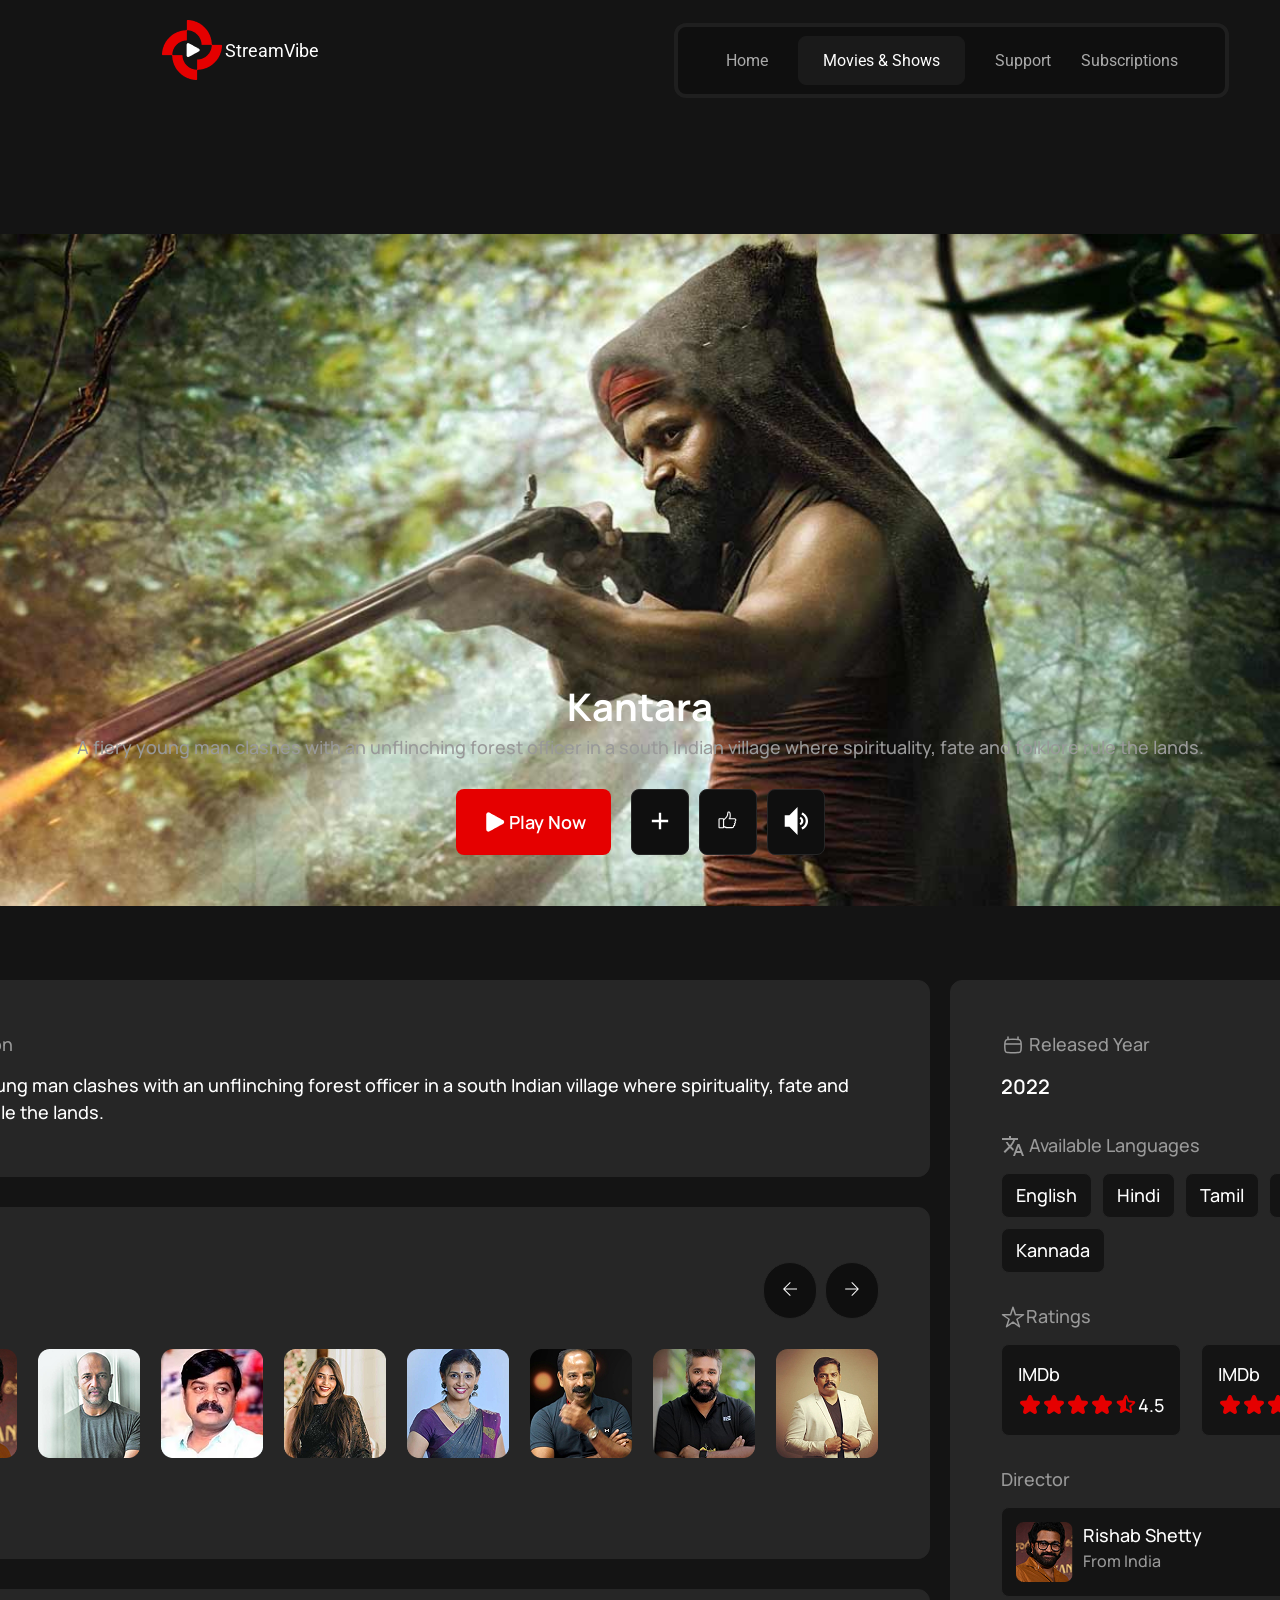
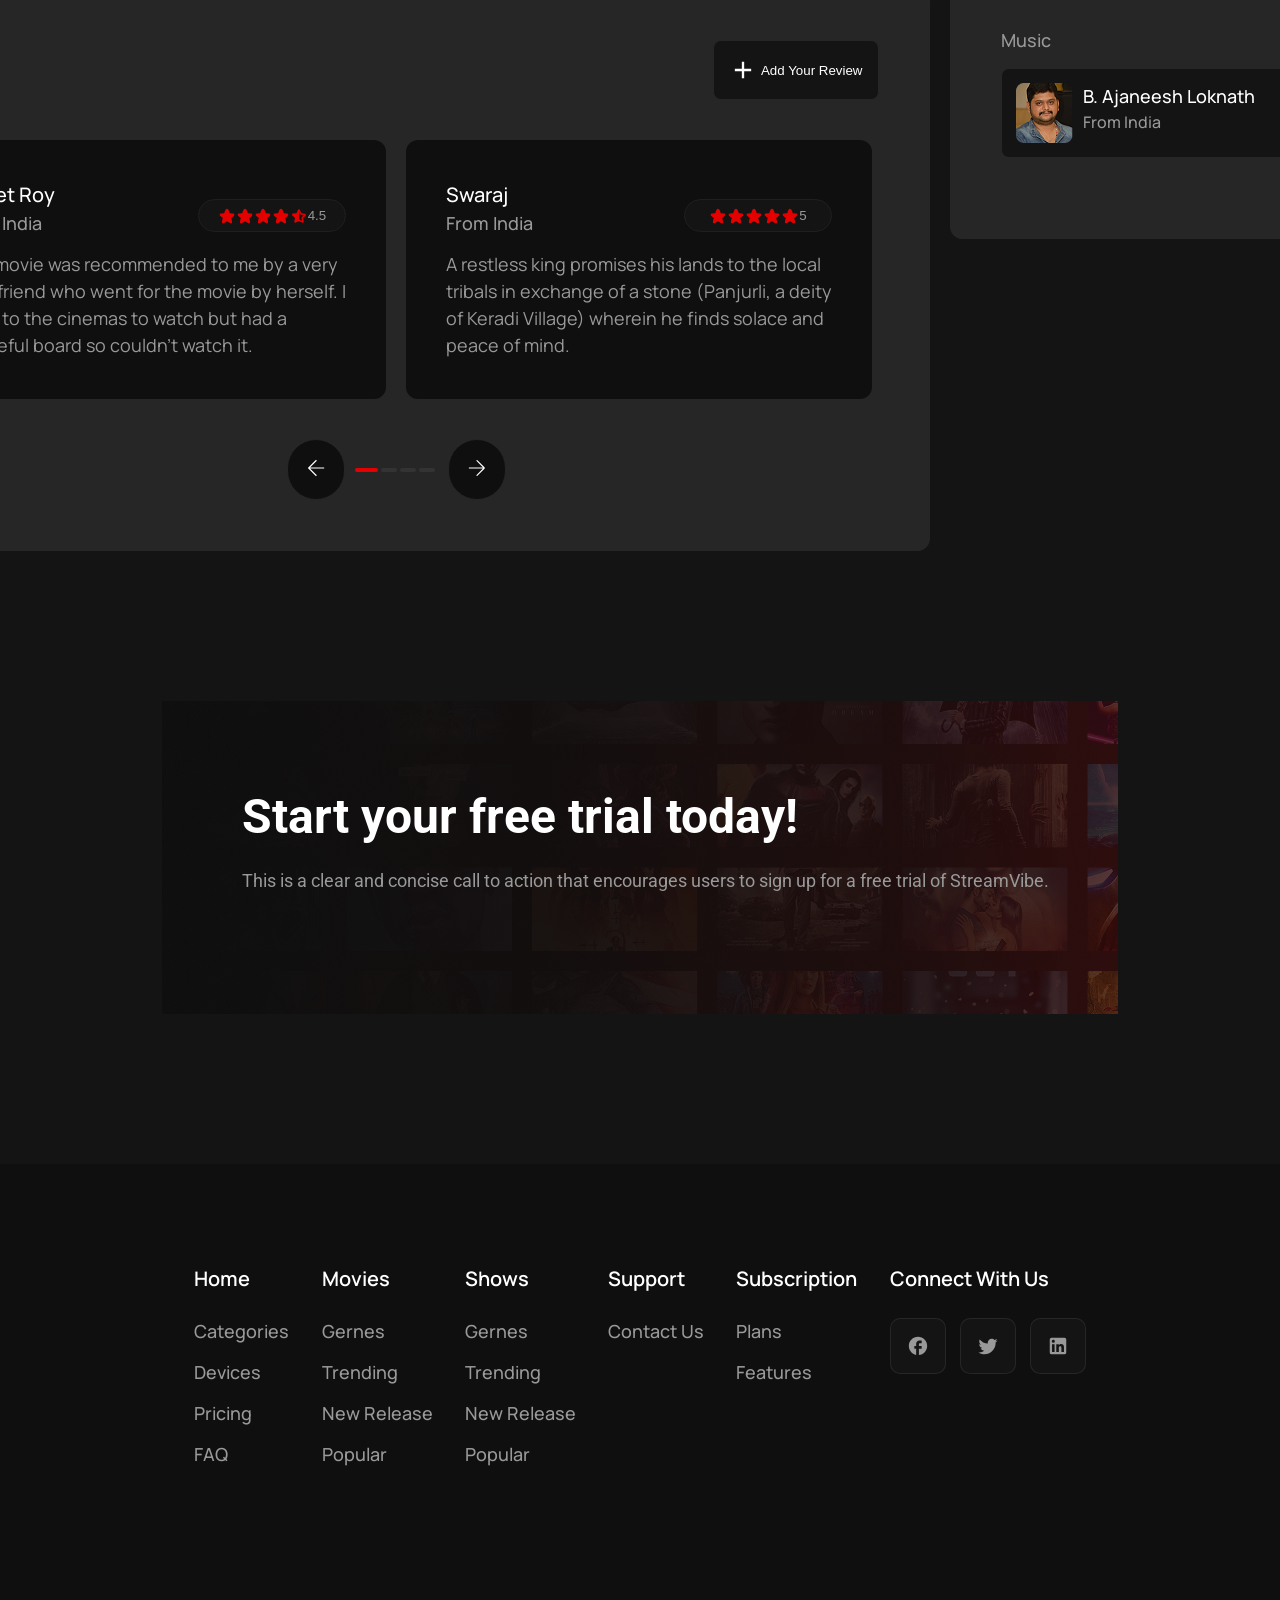
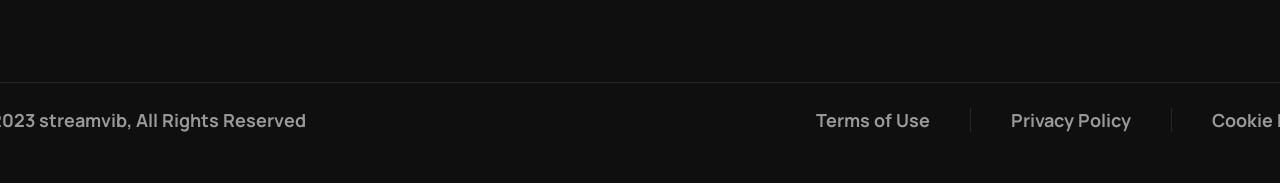
<file: Movies.html>
<!doctype html>
<html lang="en">
  <head>
    <meta charset="UTF-8" />
    <meta name="viewport" content="width=device-width, initial-scale=1.0" />
    <title>Movies</title>
    <link rel="stylesheet" href="./style/Movies.css" />
  </head>
  <body class="body">
    <section class="hero-section1">
      <header
        class="display-flex align-iteams-center nav-padding text-align-center nav-position"
      >
        <!-- Logo -->
        <nav class="display-flex align-iteams-center">
          <img src="./images/Logo.png" alt="Logo" class="imgggg" />
          <h4 class="head-text">StreamVibe</h4>
        </nav>
        <img
          src="./images/Button.png"
          alt="Button"
          class="img-icon"
          style="width: 48px"
        />
        <!-- nav Bar -->
        <nav
          class="nav-bg display-flex nav-layout justify-content-center align-iteams-center width"
          style="margin-right: 100%"
        >
          <a href="./index.html">Home</a>
          <a href="#" class="active">Movies & Shows</a>
          <a href="./Support.html">Support</a>
          <a href="./Subscriptions.html">Subscriptions</a>
        </nav>
        <!-- Icon -->
        <div class="display-flex icon">
          <svg
            xmlns="http://www.w3.org/2000/svg"
            width="24"
            height="24"
            viewBox="0 0 24 24"
          >
            <g fill="none" fill-rule="evenodd">
              <path
                d="m12.593 23.258l-.011.002l-.071.035l-.02.004l-.014-.004l-.071-.035q-.016-.005-.024.005l-.004.01l-.017.428l.005.02l.01.013l.104.074l.015.004l.012-.004l.104-.074l.012-.016l.004-.017l-.017-.427q-.004-.016-.017-.018m.265-.113l-.013.002l-.185.093l-.01.01l-.003.011l.018.43l.005.012l.008.007l.201.093q.019.005.029-.008l.004-.014l-.034-.614q-.005-.018-.02-.022m-.715.002a.02.02 0 0 0-.027.006l-.006.014l-.034.614q.001.018.017.024l.015-.002l.201-.093l.01-.008l.004-.011l.017-.43l-.003-.012l-.01-.01z"
              />
              <path
                fill="currentColor"
                d="M10.5 2a8.5 8.5 0 1 0 5.262 15.176l3.652 3.652a1 1 0 0 0 1.414-1.414l-3.652-3.652A8.5 8.5 0 0 0 10.5 2M4 10.5a6.5 6.5 0 1 1 13 0a6.5 6.5 0 0 1-13 0"
              />
            </g>
          </svg>
          <svg
            xmlns="http://www.w3.org/2000/svg"
            width="24"
            height="24"
            viewBox="0 0 24 24"
          >
            <path
              fill="none"
              stroke="currentColor"
              stroke-linecap="round"
              stroke-linejoin="round"
              stroke-width="1.5"
              d="M14.857 17.082a24 24 0 0 0 5.454-1.31A8.97 8.97 0 0 1 18 9.75V9A6 6 0 0 0 6 9v.75a8.97 8.97 0 0 1-2.312 6.022c1.733.64 3.56 1.085 5.455 1.31m5.714 0a24.3 24.3 0 0 1-5.714 0m5.714 0a3 3 0 1 1-5.714 0"
            />
          </svg>
        </div>
      </header>
    </section>
    <!-- ------------------------------------------ -->
    <!-- main-img -->
     <main
      class="display-flex justify-content-end d-flex-direction-column main-padding-margin hero-section-img"
    >
      <div
        class="display-flex align-iteams-center text-align-center d-flex-direction-column hero-section "
      >
      <div class="responsive-hero-text">
        <h2 class="hero-text">Kantara</h2>
        <p class="hero-text-2">
          A fiery young man clashes with an unflinching forest officer in a south Indian village where spirituality, fate and folklore rule the lands.
        </p>
      </div>
        <div class="display-flex  button-1">
          <button
            id="play-button "
            class="play-button display-flex align-iteams-center justify-content-center"
          >
            <img src="./images/Icon.png" alt="icon" class="img-button" />Play
            Now
          </button>
          <button class="plus-button">
            <svg
              xmlns="http://www.w3.org/2000/svg"
              width="28"
              height="28"
              viewBox="0 0 24 24"
            >
              <path
                fill="currentColor"
                d="M19 12.998h-6v6h-2v-6H5v-2h6v-6h2v6h6z"
              />
            </svg>
          </button>
          <button class="like-button">
            <svg
              xmlns="http://www.w3.org/2000/svg"
              width="28"
              height="28"
              viewBox="0 0 50 50"
            >
              <path
                fill="currentColor"
                d="M40 23.2c0-2.1-1.7-3.2-4-3.2h-6.7c.5-1.8.7-3.5.7-5c0-5.8-1.6-7-3-7c-.9 0-1.6.1-2.5.6c-.3.2-.4.4-.5.7l-1 5.4c-1.1 2.8-3.8 5.3-6 7V36c.8 0 1.6.4 2.6.9c1.1.5 2.2 1.1 3.4 1.1h9.5c2 0 3.5-1.6 3.5-3c0-.3 0-.5-.1-.7c1.2-.5 2.1-1.5 2.1-2.8c0-.6-.1-1.1-.3-1.6c.8-.5 1.5-1.4 1.5-2.4c0-.6-.3-1.2-.6-1.7c.8-.6 1.4-1.6 1.4-2.6m-2.1 0c0 1.3-1.3 1.4-1.5 2c-.2.7.8.9.8 2.1s-1.5 1.2-1.7 1.9c-.2.8.5 1 .5 2.2v.2c-.2 1-1.7 1.1-2 1.5c-.3.5 0 .7 0 1.8c0 .6-.7 1-1.5 1H23c-.8 0-1.6-.4-2.6-.9c-.8-.4-1.6-.8-2.4-1V23.5c2.5-1.9 5.7-4.7 6.9-8.2v-.2l.9-5c.4-.1.7-.1 1.2-.1c.2 0 1 1.2 1 5c0 1.5-.3 3.1-.8 5H27c-.6 0-1 .4-1 1s.4 1 1 1h9c1 0 1.9.5 1.9 1.2"
              />
              <path
                fill="currentColor"
                d="M16 38h-6c-1.1 0-2-.9-2-2V22c0-1.1.9-2 2-2h6c1.1 0 2 .9 2 2v14c0 1.1-.9 2-2 2m-6-16v14h6V22z"
              />
            </svg>
          </button>
          <button class="sound-button">
            <svg
              xmlns="http://www.w3.org/2000/svg"
              width="28"
              height="28"
              viewBox="0 0 512 512"
            >
              <path
                fill="currentColor"
                d="M391 256c0-35.5-21.7-65.9-52.5-78.7l-16.4 39.4c15.4 6.4 26.2 21.6 26.2 39.4c0 17.7-10.8 32.9-26.2 39.4l16.4 39.4c30.8-13 52.5-43.4 52.5-78.9M371.3 98.5l-16.4 39.4c46.3 19.3 78.8 64.9 78.8 118.1c0 53.3-32.5 98.8-78.8 118.1l16.4 39.4c61.7-25.7 105-86.5 105-157.5S433 124.2 371.3 98.5M49.7 149.3v213.3H135L284.3 512V0L135 149.3z"
              />
            </svg>
          </button>
        </div>
      </div>
      </div>
    </main>
    <!-- main container -->
     <main class="main-container display-flex d-flex-direction-row">
      <div class="display-flex d-flex-direction-column">
        
        <div class="first-section display-flex justify-content-start d-flex-direction-column">
         <p class="first-text-1">Description</p>
         <p class="first-text-2">A fiery young man clashes with an unflinching forest officer in a south Indian village where spirituality, fate and <br> folklore rule the lands.</p>
        </div>
        <!-- seond section -->
        <div class="second-section">
         <div class="display-flex justify-content-space-between align-iteams-center int-second-section">
           <p class="first-text-1">Reviews</p>
           <div class="second-section-button ">
             <button class="back-button">
             <svg
               xmlns="http://www.w3.org/2000/svg"
               width="24"
               height="24"
               viewBox="0 0 24 24"
             >
               <path
                 fill="currentColor"
                 d="m6.921 12.5l5.793 5.792L12 19l-7-7l7-7l.714.708L6.92 11.5H19v1z"
               />
             </svg>
           </button>
           <button class="forward-button">
             <svg
               xmlns="http://www.w3.org/2000/svg"
               width="24"
               height="24"
               viewBox="0 0 24 24"
             >
               <path
                 fill="currentColor"
                 d="M17.079 12.5H5.5q-.213 0-.357-.143T5 12t.143-.357t.357-.143h11.579L11.64 6.062q-.147-.146-.153-.345t.158-.363q.165-.16.354-.163q.189-.002.354.163l6.08 6.08q.131.132.184.268q.053.137.053.298t-.053.298q-.052.137-.183.268l-6.081 6.08q-.14.14-.341.15q-.202.01-.367-.15q-.165-.165-.165-.356q0-.192.165-.357z"
               />
             </svg>
           </button>
           </div>
         </div>
         <div class="display-flex cast">
           <img src="./images/cast1.png" alt="Movie-cast" class="cast-img">
           <img src="./images/cast2.png" alt="Movie-cast" class="cast-img">
           <img src="./images/cast3.png" alt="Movie-cast" class="cast-img">
           <img src="./images/cast4.png" alt="Movie-cast" class="cast-img">
           <img src="./images/cast5.png" alt="Movie-cast" class="cast-img">
           <img src="./images/cast6.png" alt="Movie-cast" class="cast-img">
           <img src="./images/cast7.png" alt="Movie-cast" class="cast-img">
           <img src="./images/cast8.png" alt="Movie-cast" class="cast-img">
         </div>
        </div>
        <!-- third section -->
        <div class="third-section">
         <div class="display-flex justify-content-space-between align-iteams-center int-third-section">
           <p class="first-text-1">Reviews</p>
           <div class="second-section-button ">
             <button class="third-plus-button display-flex align-iteams-center justify-content-space-between">
             <svg
               xmlns="http://www.w3.org/2000/svg"
               width="28"
               height="28"
               viewBox="0 0 24 24"
             >
               <path
                 fill="currentColor"
                 d="M19 12.998h-6v6h-2v-6H5v-2h6v-6h2v6h6z"
               />
             </svg>Add Your Review
           </button>
           
           </div>
         </div>
         <div class="cards display-flex d-flex-direction-row">
           <div class="first-card">
             <div class="display-flex align-iteams-center justify-content-space-between">
               <div>
                 <p class="third-text-1">Aniket Roy</p>
                 <p class="third-text-2">From India</p>
               </div>
               <button class="display-flex align-iteams-center justify-content-center incard-stars">
                 <svg xmlns="http://www.w3.org/2000/svg" width="18px" height="18px" viewBox="0 0 24 24"><path fill="#E50000" d="M13.51 3.139c-.652-1.185-2.368-1.185-3.021 0a28 28 0 0 0-2.114 4.894a.35.35 0 0 1-.33.223a30 30 0 0 0-4.375.436c-1.337.233-1.926 1.837-.91 2.83q.192.188.388.374a32 32 0 0 0 3.103 2.587a.274.274 0 0 1 .11.31a27.6 27.6 0 0 0-1.172 5.065c-.19 1.424 1.318 2.298 2.495 1.694a29.3 29.3 0 0 0 4.085-2.537a.4.4 0 0 1 .462 0a29 29 0 0 0 4.085 2.537c1.177.604 2.685-.27 2.495-1.694a27.6 27.6 0 0 0-1.171-5.065a.274.274 0 0 1 .11-.31a32 32 0 0 0 3.49-2.96c1.016-.994.427-2.598-.91-2.831a30 30 0 0 0-4.376-.436a.35.35 0 0 1-.329-.223a27.7 27.7 0 0 0-2.114-4.894"/></svg>
                 <svg xmlns="http://www.w3.org/2000/svg" width="18px" height="18px" viewBox="0 0 24 24"><path fill="#E50000" d="M13.51 3.139c-.652-1.185-2.368-1.185-3.021 0a28 28 0 0 0-2.114 4.894a.35.35 0 0 1-.33.223a30 30 0 0 0-4.375.436c-1.337.233-1.926 1.837-.91 2.83q.192.188.388.374a32 32 0 0 0 3.103 2.587a.274.274 0 0 1 .11.31a27.6 27.6 0 0 0-1.172 5.065c-.19 1.424 1.318 2.298 2.495 1.694a29.3 29.3 0 0 0 4.085-2.537a.4.4 0 0 1 .462 0a29 29 0 0 0 4.085 2.537c1.177.604 2.685-.27 2.495-1.694a27.6 27.6 0 0 0-1.171-5.065a.274.274 0 0 1 .11-.31a32 32 0 0 0 3.49-2.96c1.016-.994.427-2.598-.91-2.831a30 30 0 0 0-4.376-.436a.35.35 0 0 1-.329-.223a27.7 27.7 0 0 0-2.114-4.894"/></svg>
                 <svg xmlns="http://www.w3.org/2000/svg" width="18px" height="18px" viewBox="0 0 24 24"><path fill="#E50000" d="M13.51 3.139c-.652-1.185-2.368-1.185-3.021 0a28 28 0 0 0-2.114 4.894a.35.35 0 0 1-.33.223a30 30 0 0 0-4.375.436c-1.337.233-1.926 1.837-.91 2.83q.192.188.388.374a32 32 0 0 0 3.103 2.587a.274.274 0 0 1 .11.31a27.6 27.6 0 0 0-1.172 5.065c-.19 1.424 1.318 2.298 2.495 1.694a29.3 29.3 0 0 0 4.085-2.537a.4.4 0 0 1 .462 0a29 29 0 0 0 4.085 2.537c1.177.604 2.685-.27 2.495-1.694a27.6 27.6 0 0 0-1.171-5.065a.274.274 0 0 1 .11-.31a32 32 0 0 0 3.49-2.96c1.016-.994.427-2.598-.91-2.831a30 30 0 0 0-4.376-.436a.35.35 0 0 1-.329-.223a27.7 27.7 0 0 0-2.114-4.894"/></svg>
                 <svg xmlns="http://www.w3.org/2000/svg" width="18px" height="18px" viewBox="0 0 24 24"><path fill="#E50000" d="M13.51 3.139c-.652-1.185-2.368-1.185-3.021 0a28 28 0 0 0-2.114 4.894a.35.35 0 0 1-.33.223a30 30 0 0 0-4.375.436c-1.337.233-1.926 1.837-.91 2.83q.192.188.388.374a32 32 0 0 0 3.103 2.587a.274.274 0 0 1 .11.31a27.6 27.6 0 0 0-1.172 5.065c-.19 1.424 1.318 2.298 2.495 1.694a29.3 29.3 0 0 0 4.085-2.537a.4.4 0 0 1 .462 0a29 29 0 0 0 4.085 2.537c1.177.604 2.685-.27 2.495-1.694a27.6 27.6 0 0 0-1.171-5.065a.274.274 0 0 1 .11-.31a32 32 0 0 0 3.49-2.96c1.016-.994.427-2.598-.91-2.831a30 30 0 0 0-4.376-.436a.35.35 0 0 1-.329-.223a27.7 27.7 0 0 0-2.114-4.894"/></svg>
                 <svg xmlns="http://www.w3.org/2000/svg" width="18px" height="18px" viewBox="0 0 24 24"><path fill="#E50000" d="m3.1 11.3l3.6 3.3l-1 4.6c-.1.6.1 1.2.6 1.5c.2.2.5.3.8.3c.2 0 .4 0 .6-.1c0 0 .1 0 .1-.1l4.1-2.3l4.1 2.3s.1 0 .1.1c.5.2 1.1.2 1.5-.1c.5-.3.7-.9.6-1.5l-1-4.6c.4-.3 1-.9 1.6-1.5l1.9-1.7l.1-.1c.4-.4.5-1 .3-1.5s-.6-.9-1.2-1h-.1l-4.7-.5l-1.9-4.3s0-.1-.1-.1c-.1-.7-.6-1-1.1-1s-1 .3-1.3.8c0 0 0 .1-.1.1L8.7 8.2L4 8.7h-.1c-.5.1-1 .5-1.2 1c-.1.6 0 1.2.4 1.6m8.9 5V5.8l1.7 3.8c.1.3.5.5.8.6l4.2.5l-3.1 2.8c-.3.2-.4.6-.3 1c0 .2.5 2.2.8 4.1l-3.6-2.1c-.2-.2-.3-.2-.5-.2"/></svg>4.5
               </button>
             </div>
             <div class="third-text-3">
               <p>This movie was recommended to me by a very <br> dear friend who went for the movie by herself. I<br>went to the cinemas to watch but had a<br>houseful board so couldn’t watch it.</p>
             </div>
           </div>
           <div class="first-card">
             <div class="display-flex align-iteams-center justify-content-space-between">
               <div>
                 <p class="third-text-1">Swaraj</p>
                 <p class="third-text-2">From India</p>
               </div>
               <button class="display-flex align-iteams-center justify-content-center incard-stars">
                 <svg xmlns="http://www.w3.org/2000/svg" width="18px" height="18px" viewBox="0 0 24 24"><path fill="#E50000" d="M13.51 3.139c-.652-1.185-2.368-1.185-3.021 0a28 28 0 0 0-2.114 4.894a.35.35 0 0 1-.33.223a30 30 0 0 0-4.375.436c-1.337.233-1.926 1.837-.91 2.83q.192.188.388.374a32 32 0 0 0 3.103 2.587a.274.274 0 0 1 .11.31a27.6 27.6 0 0 0-1.172 5.065c-.19 1.424 1.318 2.298 2.495 1.694a29.3 29.3 0 0 0 4.085-2.537a.4.4 0 0 1 .462 0a29 29 0 0 0 4.085 2.537c1.177.604 2.685-.27 2.495-1.694a27.6 27.6 0 0 0-1.171-5.065a.274.274 0 0 1 .11-.31a32 32 0 0 0 3.49-2.96c1.016-.994.427-2.598-.91-2.831a30 30 0 0 0-4.376-.436a.35.35 0 0 1-.329-.223a27.7 27.7 0 0 0-2.114-4.894"/></svg>
                 <svg xmlns="http://www.w3.org/2000/svg" width="18px" height="18px" viewBox="0 0 24 24"><path fill="#E50000" d="M13.51 3.139c-.652-1.185-2.368-1.185-3.021 0a28 28 0 0 0-2.114 4.894a.35.35 0 0 1-.33.223a30 30 0 0 0-4.375.436c-1.337.233-1.926 1.837-.91 2.83q.192.188.388.374a32 32 0 0 0 3.103 2.587a.274.274 0 0 1 .11.31a27.6 27.6 0 0 0-1.172 5.065c-.19 1.424 1.318 2.298 2.495 1.694a29.3 29.3 0 0 0 4.085-2.537a.4.4 0 0 1 .462 0a29 29 0 0 0 4.085 2.537c1.177.604 2.685-.27 2.495-1.694a27.6 27.6 0 0 0-1.171-5.065a.274.274 0 0 1 .11-.31a32 32 0 0 0 3.49-2.96c1.016-.994.427-2.598-.91-2.831a30 30 0 0 0-4.376-.436a.35.35 0 0 1-.329-.223a27.7 27.7 0 0 0-2.114-4.894"/></svg>
                 <svg xmlns="http://www.w3.org/2000/svg" width="18px" height="18px" viewBox="0 0 24 24"><path fill="#E50000" d="M13.51 3.139c-.652-1.185-2.368-1.185-3.021 0a28 28 0 0 0-2.114 4.894a.35.35 0 0 1-.33.223a30 30 0 0 0-4.375.436c-1.337.233-1.926 1.837-.91 2.83q.192.188.388.374a32 32 0 0 0 3.103 2.587a.274.274 0 0 1 .11.31a27.6 27.6 0 0 0-1.172 5.065c-.19 1.424 1.318 2.298 2.495 1.694a29.3 29.3 0 0 0 4.085-2.537a.4.4 0 0 1 .462 0a29 29 0 0 0 4.085 2.537c1.177.604 2.685-.27 2.495-1.694a27.6 27.6 0 0 0-1.171-5.065a.274.274 0 0 1 .11-.31a32 32 0 0 0 3.49-2.96c1.016-.994.427-2.598-.91-2.831a30 30 0 0 0-4.376-.436a.35.35 0 0 1-.329-.223a27.7 27.7 0 0 0-2.114-4.894"/></svg>
                 <svg xmlns="http://www.w3.org/2000/svg" width="18px" height="18px" viewBox="0 0 24 24"><path fill="#E50000" d="M13.51 3.139c-.652-1.185-2.368-1.185-3.021 0a28 28 0 0 0-2.114 4.894a.35.35 0 0 1-.33.223a30 30 0 0 0-4.375.436c-1.337.233-1.926 1.837-.91 2.83q.192.188.388.374a32 32 0 0 0 3.103 2.587a.274.274 0 0 1 .11.31a27.6 27.6 0 0 0-1.172 5.065c-.19 1.424 1.318 2.298 2.495 1.694a29.3 29.3 0 0 0 4.085-2.537a.4.4 0 0 1 .462 0a29 29 0 0 0 4.085 2.537c1.177.604 2.685-.27 2.495-1.694a27.6 27.6 0 0 0-1.171-5.065a.274.274 0 0 1 .11-.31a32 32 0 0 0 3.49-2.96c1.016-.994.427-2.598-.91-2.831a30 30 0 0 0-4.376-.436a.35.35 0 0 1-.329-.223a27.7 27.7 0 0 0-2.114-4.894"/></svg>
                 <svg xmlns="http://www.w3.org/2000/svg" width="18px" height="18px" viewBox="0 0 24 24"><path fill="#E50000" d="M13.51 3.139c-.652-1.185-2.368-1.185-3.021 0a28 28 0 0 0-2.114 4.894a.35.35 0 0 1-.33.223a30 30 0 0 0-4.375.436c-1.337.233-1.926 1.837-.91 2.83q.192.188.388.374a32 32 0 0 0 3.103 2.587a.274.274 0 0 1 .11.31a27.6 27.6 0 0 0-1.172 5.065c-.19 1.424 1.318 2.298 2.495 1.694a29.3 29.3 0 0 0 4.085-2.537a.4.4 0 0 1 .462 0a29 29 0 0 0 4.085 2.537c1.177.604 2.685-.27 2.495-1.694a27.6 27.6 0 0 0-1.171-5.065a.274.274 0 0 1 .11-.31a32 32 0 0 0 3.49-2.96c1.016-.994.427-2.598-.91-2.831a30 30 0 0 0-4.376-.436a.35.35 0 0 1-.329-.223a27.7 27.7 0 0 0-2.114-4.894"/></svg>5
               </button>
             </div>
             <div class="third-text-3">
               <p>A restless king promises his lands to the local<br>tribals in exchange of a stone (Panjurli, a deity<br>of Keradi Village) wherein he finds solace and<br>peace of mind.</p>
             </div>
           </div>
         </div>
         <div class="display-flex justify-content-center third-section-buttons">
         <button class="back-button">
           <svg
             xmlns="http://www.w3.org/2000/svg"
             width="28"
             height="28"
             viewBox="0 0 24 24"
           >
             <path
               fill="currentColor"
               d="m6.921 12.5l5.793 5.792L12 19l-7-7l7-7l.714.708L6.92 11.5H19v1z"
             />
           </svg>
         </button>
         <div class="display-flex justify-content-end align-iteams-center">
           <button class="glitch-line-button-a"></button>
           <button class="glitch-line-button"></button>
           <button class="glitch-line-button"></button>
           <button class="glitch-line-button"></button>
         </div>
         <button class="forward-button">
           <svg
             xmlns="http://www.w3.org/2000/svg"
             width="28"
             height="28"
             viewBox="0 0 24 24"
           >
             <path
               fill="currentColor"
               d="M17.079 12.5H5.5q-.213 0-.357-.143T5 12t.143-.357t.357-.143h11.579L11.64 6.062q-.147-.146-.153-.345t.158-.363q.165-.16.354-.163q.189-.002.354.163l6.08 6.08q.131.132.184.268q.053.137.053.298t-.053.298q-.052.137-.183.268l-6.081 6.08q-.14.14-.341.15q-.202.01-.367-.15q-.165-.165-.165-.356q0-.192.165-.357z"
             />
           </svg>
         </button>
       </div>
        </div>
      </div>
      <!-- side-container -->
      <div class="display-flex d-flex-direction-column side-container">
        <div class="display-flex d-flex-direction-column side-container-section-1">
          <p class=" display-flex align-iteams-center side-container-text-1-section-1">
            <svg xmlns="http://www.w3.org/2000/svg" width="24px" height="24px" viewBox="0 0 24 24"><path fill="#999999" fill-rule="evenodd" d="M7 3.25a.75.75 0 0 1 .75.75v1.668a48 48 0 0 1 8.5 0V4a.75.75 0 0 1 1.5 0v1.816a3.375 3.375 0 0 1 2.872 2.899l.087.653c.364 2.746.332 5.53-.094 8.268a3.01 3.01 0 0 1-2.678 2.532l-1.193.118a48.4 48.4 0 0 1-9.488 0l-1.193-.118a3.01 3.01 0 0 1-2.678-2.532a29 29 0 0 1-.094-8.268l.087-.653A3.375 3.375 0 0 1 6.25 5.816V4A.75.75 0 0 1 7 3.25m.445 3.953c3.03-.299 6.08-.299 9.11 0l.905.09c.867.085 1.56.756 1.675 1.619l.087.653q.045.342.082.685H4.696q.037-.343.082-.685l.087-.653a1.875 1.875 0 0 1 1.675-1.62zM4.577 11.75a27.5 27.5 0 0 0 .29 5.655a1.51 1.51 0 0 0 1.343 1.27l1.193.118c3.057.302 6.137.302 9.194 0l1.193-.118a1.51 1.51 0 0 0 1.343-1.27c.292-1.872.388-3.767.29-5.655z" clip-rule="evenodd"/></svg>Released Year
          </p>
          <p class="side-container-text-2-section-1">2022</p>
        </div>
        <div class="display-flex d-flex-direction-column side-container-section-2">
          <p class="display-flex align-iteams-center side-container-text-1-section-2">
            <svg xmlns="http://www.w3.org/2000/svg" width="24" height="24" viewBox="0 0 24 24"><path fill="#999999" d="m12.87 15.07l-2.54-2.51l.03-.03A17.5 17.5 0 0 0 14.07 6H17V4h-7V2H8v2H1v1.99h11.17C11.5 7.92 10.44 9.75 9 11.35C8.07 10.32 7.3 9.19 6.69 8h-2c.73 1.63 1.73 3.17 2.98 4.56l-5.09 5.02L4 19l5-5l3.11 3.11zM18.5 10h-2L12 22h2l1.12-3h4.75L21 22h2zm-2.62 7l1.62-4.33L19.12 17z"/></svg>
            Available Languages
          </p>
          <div class="display-flex d-flex-wrap side-container-head-text-2-section-2">
            <p class="side-container-text-2-section-2">
              English
            </p>
            <p class="side-container-text-2-section-2">
              Hindi
            </p>
            <p class="side-container-text-2-section-2">
              Tamil
            </p>
            <p class="side-container-text-2-section-2">
              Telegu
            </p>
            <p class="side-container-text-2-section-2">
              Kannada
            </p>

          </div>
        </div>
        <div class="display-flex d-flex-direction-column side-container-section-3">
          <p class="display-flex align-iteams-center side-container-text-1-section-3"><svg xmlns="http://www.w3.org/2000/svg" width="24" height="24" viewBox="0 0 512 512"><path fill="none" stroke="#999999" stroke-linejoin="round" stroke-width="32" d="M480 208H308L256 48l-52 160H32l140 96l-54 160l138-100l138 100l-54-160Z"/></svg>
            Ratings</p>
            <div class="display-flex ">
              <div class="display-flex side-container-head-text-2-section-3">
                <div class="display-flex d-flex-direction-column side-container-text-2-section-3">
                  <p>
                    IMDb
                  </p>
                  <p class="display-flex">
                    <svg xmlns="http://www.w3.org/2000/svg" width="24" height="24" viewBox="0 0 24 24"><path fill="#E50000" d="M13.849 4.22c-.684-1.626-3.014-1.626-3.698 0L8.397 8.387l-4.552.361c-1.775.14-2.495 2.331-1.142 3.477l3.468 2.937l-1.06 4.392c-.413 1.713 1.472 3.067 2.992 2.149L12 19.35l3.897 2.354c1.52.918 3.405-.436 2.992-2.15l-1.06-4.39l3.468-2.938c1.353-1.146.633-3.336-1.142-3.477l-4.552-.36z"/></svg>
                    <svg xmlns="http://www.w3.org/2000/svg" width="24" height="24" viewBox="0 0 24 24"><path fill="#E50000" d="M13.849 4.22c-.684-1.626-3.014-1.626-3.698 0L8.397 8.387l-4.552.361c-1.775.14-2.495 2.331-1.142 3.477l3.468 2.937l-1.06 4.392c-.413 1.713 1.472 3.067 2.992 2.149L12 19.35l3.897 2.354c1.52.918 3.405-.436 2.992-2.15l-1.06-4.39l3.468-2.938c1.353-1.146.633-3.336-1.142-3.477l-4.552-.36z"/></svg>
                    <svg xmlns="http://www.w3.org/2000/svg" width="24" height="24" viewBox="0 0 24 24"><path fill="#E50000" d="M13.849 4.22c-.684-1.626-3.014-1.626-3.698 0L8.397 8.387l-4.552.361c-1.775.14-2.495 2.331-1.142 3.477l3.468 2.937l-1.06 4.392c-.413 1.713 1.472 3.067 2.992 2.149L12 19.35l3.897 2.354c1.52.918 3.405-.436 2.992-2.15l-1.06-4.39l3.468-2.938c1.353-1.146.633-3.336-1.142-3.477l-4.552-.36z"/></svg>
                    <svg xmlns="http://www.w3.org/2000/svg" width="24" height="24" viewBox="0 0 24 24"><path fill="#E50000" d="M13.849 4.22c-.684-1.626-3.014-1.626-3.698 0L8.397 8.387l-4.552.361c-1.775.14-2.495 2.331-1.142 3.477l3.468 2.937l-1.06 4.392c-.413 1.713 1.472 3.067 2.992 2.149L12 19.35l3.897 2.354c1.52.918 3.405-.436 2.992-2.15l-1.06-4.39l3.468-2.938c1.353-1.146.633-3.336-1.142-3.477l-4.552-.36z"/></svg>
                    <svg xmlns="http://www.w3.org/2000/svg" width="24" height="24" viewBox="0 0 24 24"><path fill="#E50000" d="m3.1 11.3l3.6 3.3l-1 4.6c-.1.6.1 1.2.6 1.5c.2.2.5.3.8.3c.2 0 .4 0 .6-.1c0 0 .1 0 .1-.1l4.1-2.3l4.1 2.3s.1 0 .1.1c.5.2 1.1.2 1.5-.1c.5-.3.7-.9.6-1.5l-1-4.6c.4-.3 1-.9 1.6-1.5l1.9-1.7l.1-.1c.4-.4.5-1 .3-1.5s-.6-.9-1.2-1h-.1l-4.7-.5l-1.9-4.3s0-.1-.1-.1c-.1-.7-.6-1-1.1-1s-1 .3-1.3.8c0 0 0 .1-.1.1L8.7 8.2L4 8.7h-.1c-.5.1-1 .5-1.2 1c-.1.6 0 1.2.4 1.6m8.9 5V5.8l1.7 3.8c.1.3.5.5.8.6l4.2.5l-3.1 2.8c-.3.2-.4.6-.3 1c0 .2.5 2.2.8 4.1l-3.6-2.1c-.2-.2-.3-.2-.5-.2"/></svg>
                    4.5
                  </p>
                </div>
                <div class="display-flex d-flex-direction-column side-container-text-2-section-3">
                  <p>
                    IMDb
                  </p>
                  <p class="display-flex">
                    <svg xmlns="http://www.w3.org/2000/svg" width="24" height="24" viewBox="0 0 24 24"><path fill="#E50000" d="M13.849 4.22c-.684-1.626-3.014-1.626-3.698 0L8.397 8.387l-4.552.361c-1.775.14-2.495 2.331-1.142 3.477l3.468 2.937l-1.06 4.392c-.413 1.713 1.472 3.067 2.992 2.149L12 19.35l3.897 2.354c1.52.918 3.405-.436 2.992-2.15l-1.06-4.39l3.468-2.938c1.353-1.146.633-3.336-1.142-3.477l-4.552-.36z"/></svg>
                    <svg xmlns="http://www.w3.org/2000/svg" width="24" height="24" viewBox="0 0 24 24"><path fill="#E50000" d="M13.849 4.22c-.684-1.626-3.014-1.626-3.698 0L8.397 8.387l-4.552.361c-1.775.14-2.495 2.331-1.142 3.477l3.468 2.937l-1.06 4.392c-.413 1.713 1.472 3.067 2.992 2.149L12 19.35l3.897 2.354c1.52.918 3.405-.436 2.992-2.15l-1.06-4.39l3.468-2.938c1.353-1.146.633-3.336-1.142-3.477l-4.552-.36z"/></svg>
                    <svg xmlns="http://www.w3.org/2000/svg" width="24" height="24" viewBox="0 0 24 24"><path fill="#E50000" d="M13.849 4.22c-.684-1.626-3.014-1.626-3.698 0L8.397 8.387l-4.552.361c-1.775.14-2.495 2.331-1.142 3.477l3.468 2.937l-1.06 4.392c-.413 1.713 1.472 3.067 2.992 2.149L12 19.35l3.897 2.354c1.52.918 3.405-.436 2.992-2.15l-1.06-4.39l3.468-2.938c1.353-1.146.633-3.336-1.142-3.477l-4.552-.36z"/></svg>
                    <svg xmlns="http://www.w3.org/2000/svg" width="24" height="24" viewBox="0 0 24 24"><path fill="#E50000" d="M13.849 4.22c-.684-1.626-3.014-1.626-3.698 0L8.397 8.387l-4.552.361c-1.775.14-2.495 2.331-1.142 3.477l3.468 2.937l-1.06 4.392c-.413 1.713 1.472 3.067 2.992 2.149L12 19.35l3.897 2.354c1.52.918 3.405-.436 2.992-2.15l-1.06-4.39l3.468-2.938c1.353-1.146.633-3.336-1.142-3.477l-4.552-.36z"/></svg>
                    <svg xmlns="http://www.w3.org/2000/svg" width="24" height="24" viewBox="0 0 24 24"><path fill="#999999" d="M13.849 4.22c-.684-1.626-3.014-1.626-3.698 0L8.397 8.387l-4.552.361c-1.775.14-2.495 2.331-1.142 3.477l3.468 2.937l-1.06 4.392c-.413 1.713 1.472 3.067 2.992 2.149L12 19.35l3.897 2.354c1.52.918 3.405-.436 2.992-2.15l-1.06-4.39l3.468-2.938c1.353-1.146.633-3.336-1.142-3.477l-4.552-.36z"/></svg>                    4
                  </p>
                </div>
              </div>
            </div>
        </div>
        <div class="display-flex d-flex-direction-column side-container-section-4">
          <p class="display-flex align-iteams-center side-container-text-1-section-4">
            Director
          </p>
          <div class="display-flex side-container-text-2-section-4">
            <img src="./images/Director.png" alt="Director">
            <div>
              <P class="side-container-text-3-section-4">Rishab Shetty</P>
              <P class="side-container-text-4-section-4">From India</P>
            </div>
          </div>
        </div>
        <div class="display-flex d-flex-direction-column side-container-section-4">
          <p class="display-flex align-iteams-center side-container-text-1-section-4">
            Music
          </p>
          <div class="display-flex side-container-text-2-section-4">
            <img src="./images/Music.png" alt="Director">
            <div>
              <P class="side-container-text-3-section-4">B. Ajaneesh Loknath</P>
              <P class="side-container-text-4-section-4">From India</P>
            </div>
          </div>
        </div>
      </div>
      
     </main>
       
     <!-- ---------------------------------------------------- -->
    <!-- last-main -->
    <section style="width: 100%">
      <div class="parent8">
        <div class="parent8-text">
          <p class="p15">Start your free trial today!</p>

          <p class="p2-2">
            This is a clear and concise call to action that encourages users to
            sign up for a free trial of StreamVibe.
          </p>
        </div>

        <div class="bord-style4">
          <p class="p6-6">Start a Free Trail</p>
        </div>
      </div>
    </section>
    <!-- top-footer -->
    <footer
      class="bG-footer display-flex justify-content-evenly margin-top footer-padding"
    >
      <!-- first-section home -->
      <div class="footer-div">
        <h4 class="footer-home">Home</h4>
        <h5 class="footer-text">Categories</h5>
        <h5 class="footer-text">Devices</h5>
        <h5 class="footer-text">Pricing</h5>
        <h5 class="footer-text">FAQ</h5>
      </div>
      <div class="footer-div">
        <h4 class="footer-home">Movies</h4>
        <h5 class="footer-text">Gernes</h5>
        <h5 class="footer-text">Trending</h5>
        <h5 class="footer-text">New Release</h5>
        <h5 class="footer-text">Popular</h5>
      </div>
      <div class="footer-div">
        <h4 class="footer-home">Shows</h4>
        <h5 class="footer-text">Gernes</h5>
        <h5 class="footer-text">Trending</h5>
        <h5 class="footer-text">New Release</h5>
        <h5 class="footer-text">Popular</h5>
      </div>

      <div class="footer-div">
        <h4 class="footer-home">Support</h4>
        <h5 class="footer-text">Contact Us</h5>
      </div>

      <div class="footer-div">
        <h4 class="footer-home">Subscription</h4>
        <h5 class="footer-text">Plans</h5>
        <h5 class="footer-text">Features</h5>
      </div>
      <div class="footer-div">
        <h4 class="footer-home">Connect With Us</h4>
        <div class="footer-icons">
          <a href="https://www.facebook.com/?locale=ar_AR">
            <svg
              class="footer-icon"
              xmlns="http://www.w3.org/2000/svg"
              width="24"
              height="24"
              viewBox="0 0 24 24"
            >
              <path
                fill="currentColor"
                d="M22 12c0-5.52-4.48-10-10-10S2 6.48 2 12c0 4.84 3.44 8.87 8 9.8V15H8v-3h2V9.5C10 7.57 11.57 6 13.5 6H16v3h-2c-.55 0-1 .45-1 1v2h3v3h-3v6.95c5.05-.5 9-4.76 9-9.95"
              />
            </svg>
          </a>
          <a href="https://x.com/?lang=ar">
            <svg
              class="footer-icon"
              xmlns="http://www.w3.org/2000/svg"
              width="24"
              height="24"
              viewBox="0 0 24 24"
            >
              <path
                fill="currentColor"
                d="M22.46 6c-.77.35-1.6.58-2.46.69c.88-.53 1.56-1.37 1.88-2.38c-.83.5-1.75.85-2.72 1.05C18.37 4.5 17.26 4 16 4c-2.35 0-4.27 1.92-4.27 4.29c0 .34.04.67.11.98C8.28 9.09 5.11 7.38 3 4.79c-.37.63-.58 1.37-.58 2.15c0 1.49.75 2.81 1.91 3.56c-.71 0-1.37-.2-1.95-.5v.03c0 2.08 1.48 3.82 3.44 4.21a4.2 4.2 0 0 1-1.93.07a4.28 4.28 0 0 0 4 2.98a8.52 8.52 0 0 1-5.33 1.84q-.51 0-1.02-.06C3.44 20.29 5.7 21 8.12 21C16 21 20.33 14.46 20.33 8.79c0-.19 0-.37-.01-.56c.84-.6 1.56-1.36 2.14-2.23"
              />
            </svg>
          </a>
          <a href="https://www.instagram.com/?hl=ar">
            <svg
              class="footer-icon"
              xmlns="http://www.w3.org/2000/svg"
              width="24"
              height="24"
              viewBox="0 0 24 24"
            >
              <path
                fill="currentColor"
                d="M19 3a2 2 0 0 1 2 2v14a2 2 0 0 1-2 2H5a2 2 0 0 1-2-2V5a2 2 0 0 1 2-2zm-.5 15.5v-5.3a3.26 3.26 0 0 0-3.26-3.26c-.85 0-1.84.52-2.32 1.3v-1.11h-2.79v8.37h2.79v-4.93c0-.77.62-1.4 1.39-1.4a1.4 1.4 0 0 1 1.4 1.4v4.93zM6.88 8.56a1.68 1.68 0 0 0 1.68-1.68c0-.93-.75-1.69-1.68-1.69a1.69 1.69 0 0 0-1.69 1.69c0 .93.76 1.68 1.69 1.68m1.39 9.94v-8.37H5.5v8.37z"
              />
            </svg>
          </a>
        </div>
      </div>
    </footer>
    <!-- bottom-footer -->
    <footer class="bG-footer display-flex">
      <div
        class="display-flex bottom-footer align-iteams-center justify-content-evenly"
      >
        <h4 class="footer-bottom-text1">
          @2023 streamvib, All Rights Reserved
        </h4>
        <div class="display-flex footer-bottom-text2">
          <h4>Terms of Use</h4>
          <div class="footer-bottom-border"></div>
          <h4>Privacy Policy</h4>
          <div class="footer-bottom-border"></div>
          <h4>Cookie Policy</h4>
        </div>
      </div>
    </footer>

  </body>
</html>
</file>
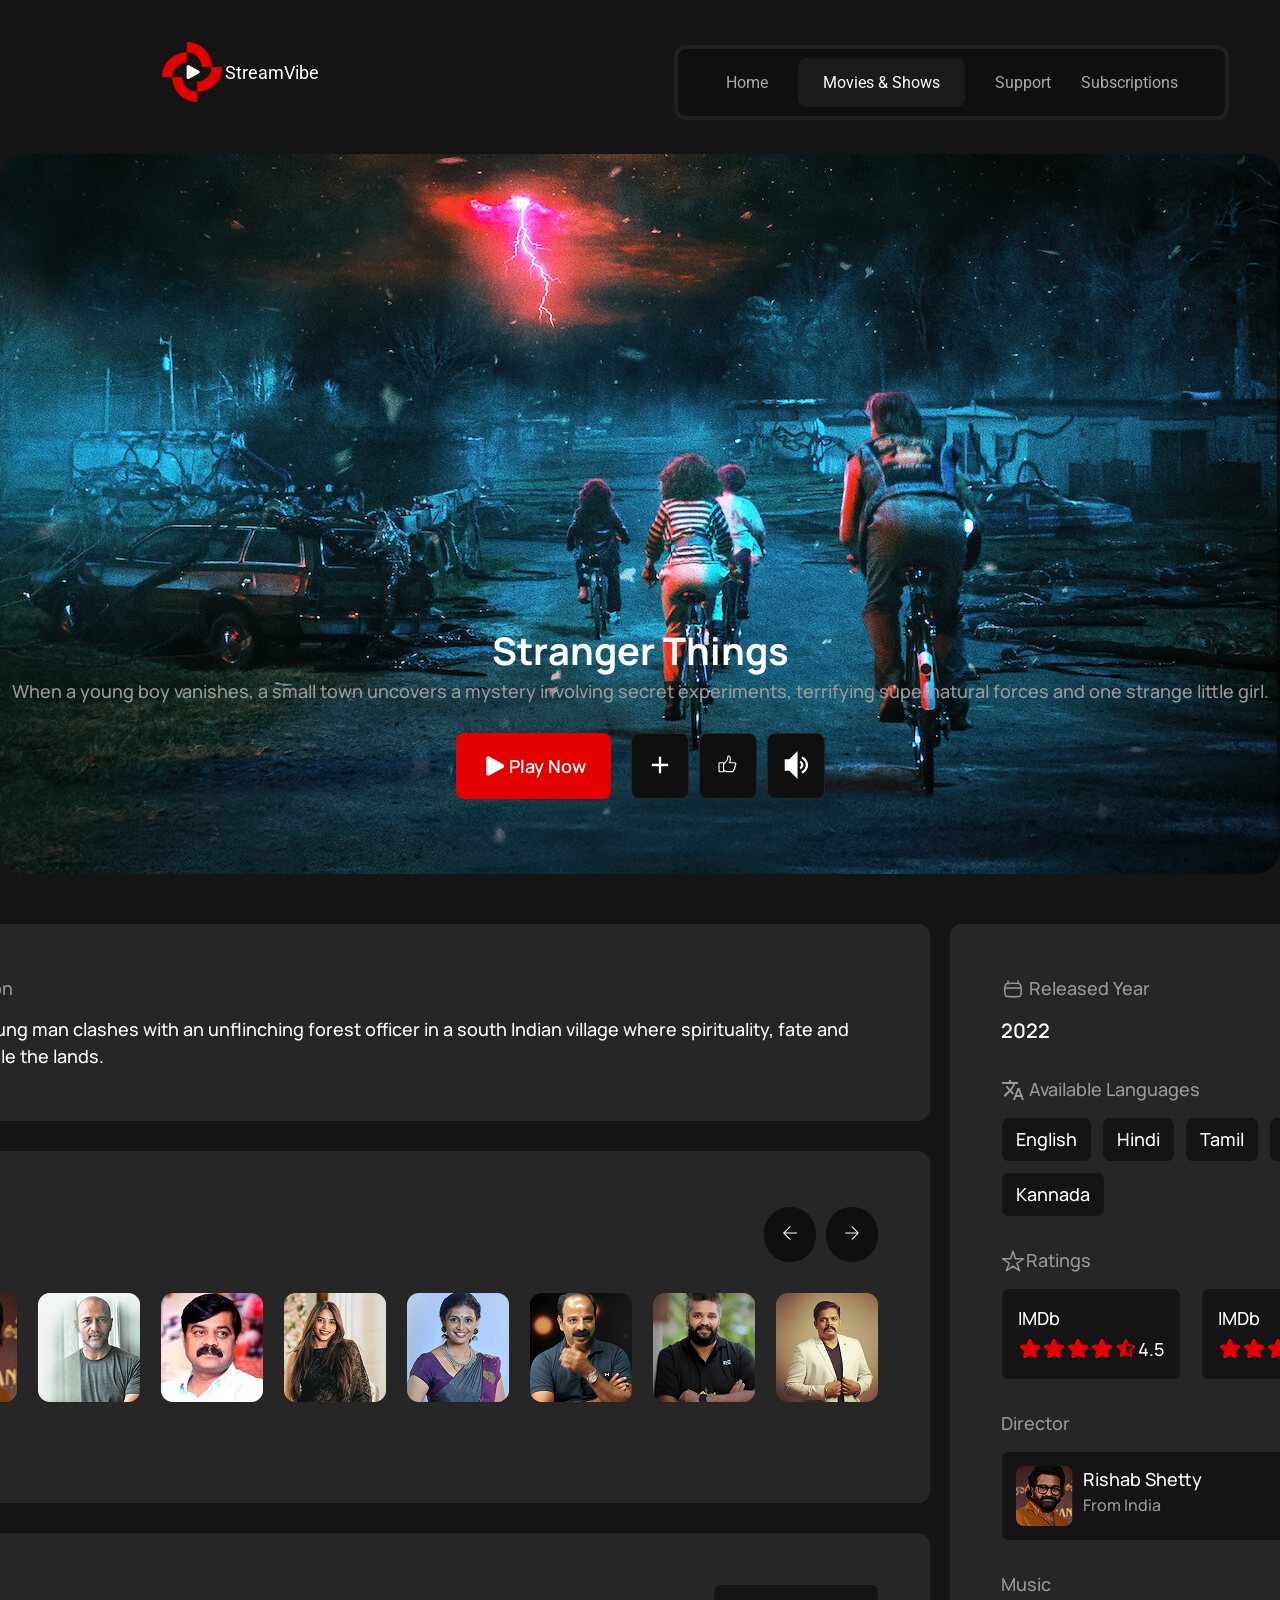
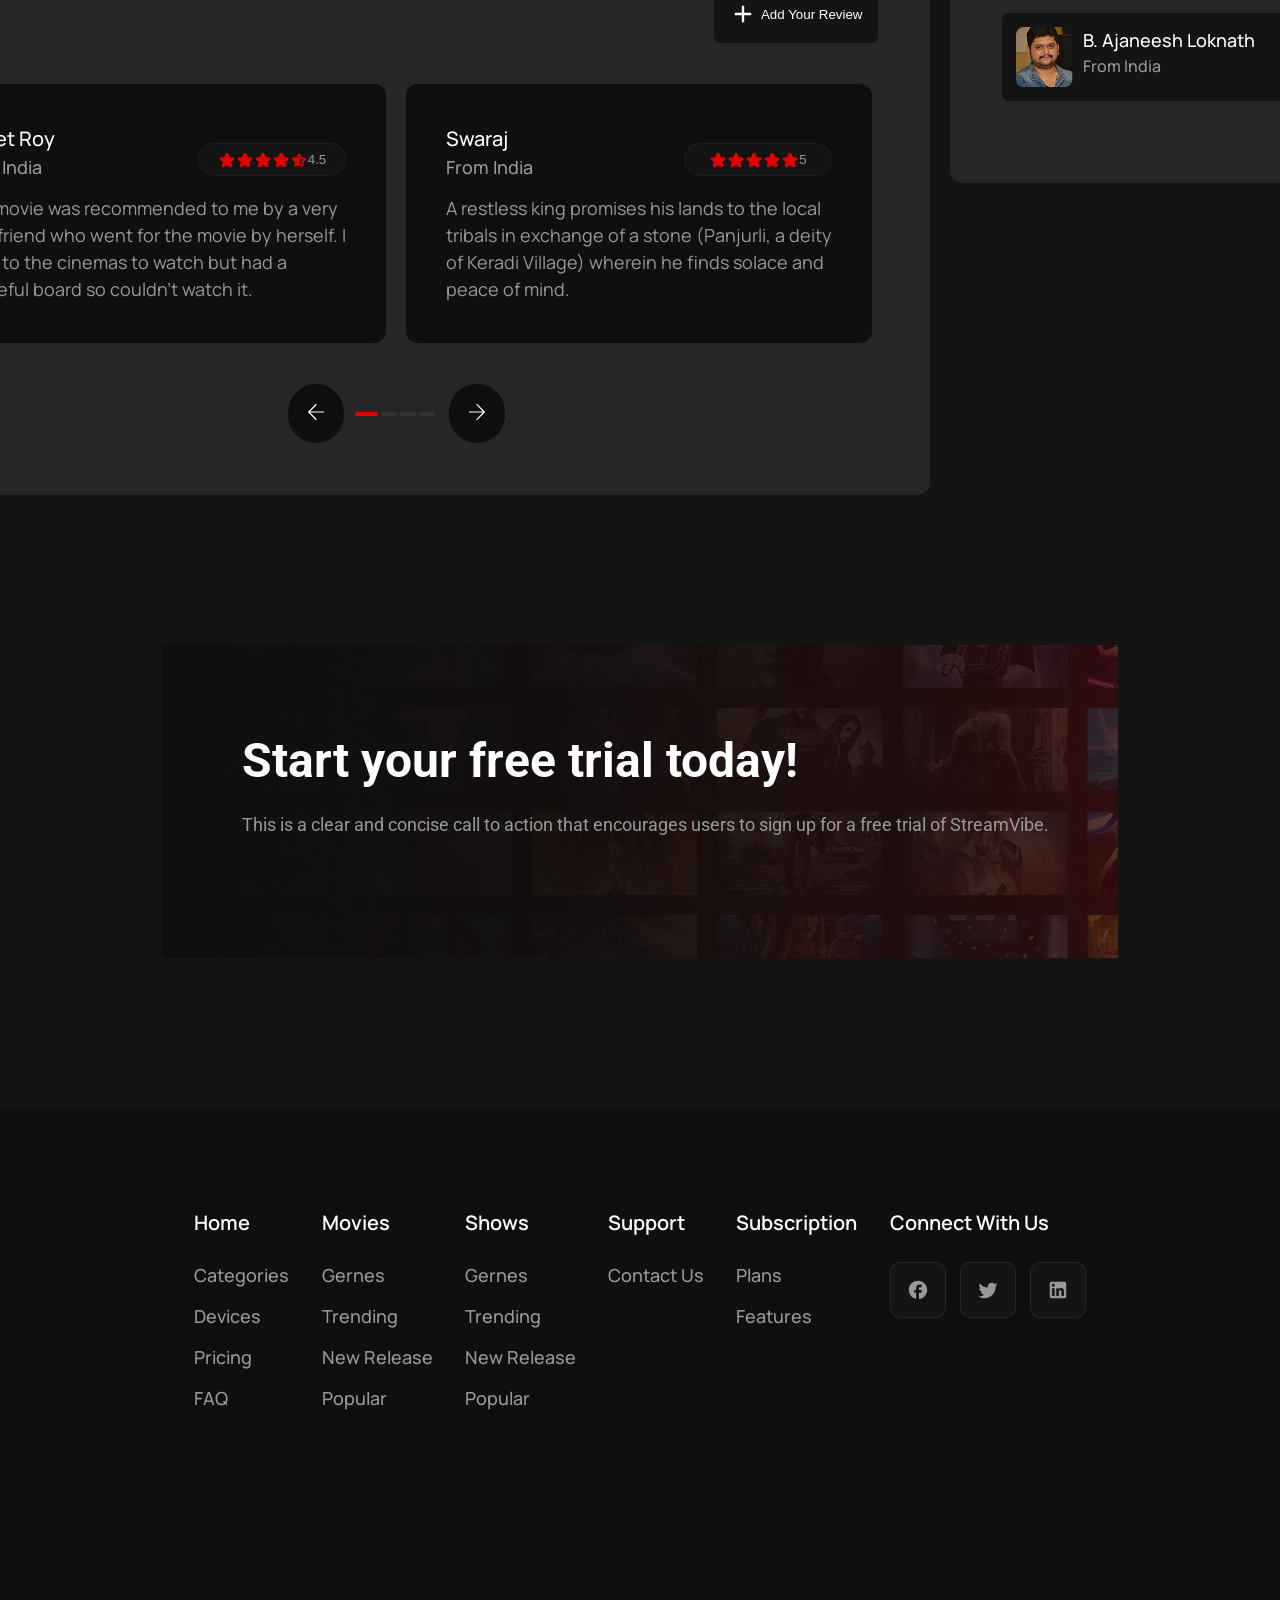
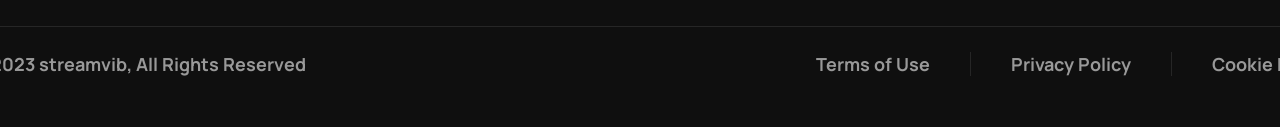
<file: shows.html>
<!doctype html>
<html lang="en">
  <head>
    <meta charset="UTF-8" />
    <meta name="viewport" content="width=device-width, initial-scale=1.0" />
    <title>Shows</title>
    <link rel="stylesheet" href="./style/shows.css" />
  </head>
  <body class="body">
    <section class="hero-section1">
      <header
        class="display-flex align-iteams-center nav-padding text-align-center nav-position"
      >
        <!-- Logo -->
        <nav class="display-flex align-iteams-center">
          <img src="./images/Logo.png" alt="Logo" class="imgggg" />
          <h4 class="head-text">StreamVibe</h4>
        </nav>
        <img
          src="./images/Button.png"
          alt="Button"
          class="img-icon"
          style="width: 48px"
        />
        <!-- nav Bar -->
        <nav
          class="nav-bg display-flex nav-layout justify-content-center align-iteams-center width"
          style="margin-right: 100%"
        >
          <a href="./index.html">Home</a>
          <a href="#" class="active">Movies & Shows</a>
          <a href="./Support.html">Support</a>
          <a href="./Subscriptions.html">Subscriptions</a>
        </nav>
        <!-- Icon -->
        <div class="display-flex icon">
          <svg
            xmlns="http://www.w3.org/2000/svg"
            width="24"
            height="24"
            viewBox="0 0 24 24"
          >
            <g fill="none" fill-rule="evenodd">
              <path
                d="m12.593 23.258l-.011.002l-.071.035l-.02.004l-.014-.004l-.071-.035q-.016-.005-.024.005l-.004.01l-.017.428l.005.02l.01.013l.104.074l.015.004l.012-.004l.104-.074l.012-.016l.004-.017l-.017-.427q-.004-.016-.017-.018m.265-.113l-.013.002l-.185.093l-.01.01l-.003.011l.018.43l.005.012l.008.007l.201.093q.019.005.029-.008l.004-.014l-.034-.614q-.005-.018-.02-.022m-.715.002a.02.02 0 0 0-.027.006l-.006.014l-.034.614q.001.018.017.024l.015-.002l.201-.093l.01-.008l.004-.011l.017-.43l-.003-.012l-.01-.01z"
              />
              <path
                fill="currentColor"
                d="M10.5 2a8.5 8.5 0 1 0 5.262 15.176l3.652 3.652a1 1 0 0 0 1.414-1.414l-3.652-3.652A8.5 8.5 0 0 0 10.5 2M4 10.5a6.5 6.5 0 1 1 13 0a6.5 6.5 0 0 1-13 0"
              />
            </g>
          </svg>
          <svg
            xmlns="http://www.w3.org/2000/svg"
            width="24"
            height="24"
            viewBox="0 0 24 24"
          >
            <path
              fill="none"
              stroke="currentColor"
              stroke-linecap="round"
              stroke-linejoin="round"
              stroke-width="1.5"
              d="M14.857 17.082a24 24 0 0 0 5.454-1.31A8.97 8.97 0 0 1 18 9.75V9A6 6 0 0 0 6 9v.75a8.97 8.97 0 0 1-2.312 6.022c1.733.64 3.56 1.085 5.455 1.31m5.714 0a24.3 24.3 0 0 1-5.714 0m5.714 0a3 3 0 1 1-5.714 0"
            />
          </svg>
        </div>
      </header>
    </section>
    <!-- ------------------------------------------ -->
    <!-- main-img -->
     <main
      class="display-flex justify-content-end d-flex-direction-column main-padding-margin hero-section-img"
    >
      <div
        class="display-flex align-iteams-center text-align-center d-flex-direction-column hero-section "
      >
      <div class="responsive-hero-text">
        <h2 class="hero-text">Stranger Things</h2>
        <p class="hero-text-2">
          When a young boy vanishes, a small town uncovers a mystery involving secret experiments, terrifying supernatural forces and one strange little girl.
      </div>
        <div class="display-flex  button-1">
          <button
            id="play-button "
            class="play-button display-flex align-iteams-center justify-content-center"
          >
            <img src="./images/Icon.png" alt="icon" class="img-button" />Play
            Now
          </button>
          <button class="plus-button">
            <svg
              xmlns="http://www.w3.org/2000/svg"
              width="28"
              height="28"
              viewBox="0 0 24 24"
            >
              <path
                fill="currentColor"
                d="M19 12.998h-6v6h-2v-6H5v-2h6v-6h2v6h6z"
              />
            </svg>
          </button>
          <button class="like-button">
            <svg
              xmlns="http://www.w3.org/2000/svg"
              width="28"
              height="28"
              viewBox="0 0 50 50"
            >
              <path
                fill="currentColor"
                d="M40 23.2c0-2.1-1.7-3.2-4-3.2h-6.7c.5-1.8.7-3.5.7-5c0-5.8-1.6-7-3-7c-.9 0-1.6.1-2.5.6c-.3.2-.4.4-.5.7l-1 5.4c-1.1 2.8-3.8 5.3-6 7V36c.8 0 1.6.4 2.6.9c1.1.5 2.2 1.1 3.4 1.1h9.5c2 0 3.5-1.6 3.5-3c0-.3 0-.5-.1-.7c1.2-.5 2.1-1.5 2.1-2.8c0-.6-.1-1.1-.3-1.6c.8-.5 1.5-1.4 1.5-2.4c0-.6-.3-1.2-.6-1.7c.8-.6 1.4-1.6 1.4-2.6m-2.1 0c0 1.3-1.3 1.4-1.5 2c-.2.7.8.9.8 2.1s-1.5 1.2-1.7 1.9c-.2.8.5 1 .5 2.2v.2c-.2 1-1.7 1.1-2 1.5c-.3.5 0 .7 0 1.8c0 .6-.7 1-1.5 1H23c-.8 0-1.6-.4-2.6-.9c-.8-.4-1.6-.8-2.4-1V23.5c2.5-1.9 5.7-4.7 6.9-8.2v-.2l.9-5c.4-.1.7-.1 1.2-.1c.2 0 1 1.2 1 5c0 1.5-.3 3.1-.8 5H27c-.6 0-1 .4-1 1s.4 1 1 1h9c1 0 1.9.5 1.9 1.2"
              />
              <path
                fill="currentColor"
                d="M16 38h-6c-1.1 0-2-.9-2-2V22c0-1.1.9-2 2-2h6c1.1 0 2 .9 2 2v14c0 1.1-.9 2-2 2m-6-16v14h6V22z"
              />
            </svg>
          </button>
          <button class="sound-button">
            <svg
              xmlns="http://www.w3.org/2000/svg"
              width="28"
              height="28"
              viewBox="0 0 512 512"
            >
              <path
                fill="currentColor"
                d="M391 256c0-35.5-21.7-65.9-52.5-78.7l-16.4 39.4c15.4 6.4 26.2 21.6 26.2 39.4c0 17.7-10.8 32.9-26.2 39.4l16.4 39.4c30.8-13 52.5-43.4 52.5-78.9M371.3 98.5l-16.4 39.4c46.3 19.3 78.8 64.9 78.8 118.1c0 53.3-32.5 98.8-78.8 118.1l16.4 39.4c61.7-25.7 105-86.5 105-157.5S433 124.2 371.3 98.5M49.7 149.3v213.3H135L284.3 512V0L135 149.3z"
              />
            </svg>
          </button>
        </div>
      </div>
      </div>
    </main>
    <!-- main container -->
     <main class="main-container display-flex d-flex-direction-row">
      <div class="display-flex d-flex-direction-column">

        <div class="fourth-dection">
          
        </div>
        
        <div class="first-section display-flex justify-content-start d-flex-direction-column">
         <p class="first-text-1">Description</p>
         <p class="first-text-2">A fiery young man clashes with an unflinching forest officer in a south Indian village where spirituality, fate and <br> folklore rule the lands.</p>
        </div>
        <!-- seond section -->
        <div class="second-section">
         <div class="display-flex justify-content-space-between align-iteams-center int-second-section">
           <p class="first-text-1">Reviews</p>
           <div class="second-section-button ">
             <button class="back-button">
             <svg
               xmlns="http://www.w3.org/2000/svg"
               width="24"
               height="24"
               viewBox="0 0 24 24"
             >
               <path
                 fill="currentColor"
                 d="m6.921 12.5l5.793 5.792L12 19l-7-7l7-7l.714.708L6.92 11.5H19v1z"
               />
             </svg>
           </button>
           <button class="forward-button">
             <svg
               xmlns="http://www.w3.org/2000/svg"
               width="24"
               height="24"
               viewBox="0 0 24 24"
             >
               <path
                 fill="currentColor"
                 d="M17.079 12.5H5.5q-.213 0-.357-.143T5 12t.143-.357t.357-.143h11.579L11.64 6.062q-.147-.146-.153-.345t.158-.363q.165-.16.354-.163q.189-.002.354.163l6.08 6.08q.131.132.184.268q.053.137.053.298t-.053.298q-.052.137-.183.268l-6.081 6.08q-.14.14-.341.15q-.202.01-.367-.15q-.165-.165-.165-.356q0-.192.165-.357z"
               />
             </svg>
           </button>
           </div>
         </div>
         <div class="display-flex cast">
           <img src="./images/cast1.png" alt="Movie-cast" class="cast-img">
           <img src="./images/cast2.png" alt="Movie-cast" class="cast-img">
           <img src="./images/cast3.png" alt="Movie-cast" class="cast-img">
           <img src="./images/cast4.png" alt="Movie-cast" class="cast-img">
           <img src="./images/cast5.png" alt="Movie-cast" class="cast-img">
           <img src="./images/cast6.png" alt="Movie-cast" class="cast-img">
           <img src="./images/cast7.png" alt="Movie-cast" class="cast-img">
           <img src="./images/cast8.png" alt="Movie-cast" class="cast-img">
         </div>
        </div>
        <!-- third section -->
        <div class="third-section">
         <div class="display-flex justify-content-space-between align-iteams-center int-third-section">
           <p class="first-text-1">Reviews</p>
           <div class="second-section-button ">
             <button class="third-plus-button display-flex align-iteams-center justify-content-space-between">
             <svg
               xmlns="http://www.w3.org/2000/svg"
               width="28"
               height="28"
               viewBox="0 0 24 24"
             >
               <path
                 fill="currentColor"
                 d="M19 12.998h-6v6h-2v-6H5v-2h6v-6h2v6h6z"
               />
             </svg>Add Your Review
           </button>
           
           </div>
         </div>
         <div class="cards display-flex d-flex-direction-row">
           <div class="first-card">
             <div class="display-flex align-iteams-center justify-content-space-between">
               <div>
                 <p class="third-text-1">Aniket Roy</p>
                 <p class="third-text-2">From India</p>
               </div>
               <button class="display-flex align-iteams-center justify-content-center incard-stars">
                 <svg xmlns="http://www.w3.org/2000/svg" width="18px" height="18px" viewBox="0 0 24 24"><path fill="#E50000" d="M13.51 3.139c-.652-1.185-2.368-1.185-3.021 0a28 28 0 0 0-2.114 4.894a.35.35 0 0 1-.33.223a30 30 0 0 0-4.375.436c-1.337.233-1.926 1.837-.91 2.83q.192.188.388.374a32 32 0 0 0 3.103 2.587a.274.274 0 0 1 .11.31a27.6 27.6 0 0 0-1.172 5.065c-.19 1.424 1.318 2.298 2.495 1.694a29.3 29.3 0 0 0 4.085-2.537a.4.4 0 0 1 .462 0a29 29 0 0 0 4.085 2.537c1.177.604 2.685-.27 2.495-1.694a27.6 27.6 0 0 0-1.171-5.065a.274.274 0 0 1 .11-.31a32 32 0 0 0 3.49-2.96c1.016-.994.427-2.598-.91-2.831a30 30 0 0 0-4.376-.436a.35.35 0 0 1-.329-.223a27.7 27.7 0 0 0-2.114-4.894"/></svg>
                 <svg xmlns="http://www.w3.org/2000/svg" width="18px" height="18px" viewBox="0 0 24 24"><path fill="#E50000" d="M13.51 3.139c-.652-1.185-2.368-1.185-3.021 0a28 28 0 0 0-2.114 4.894a.35.35 0 0 1-.33.223a30 30 0 0 0-4.375.436c-1.337.233-1.926 1.837-.91 2.83q.192.188.388.374a32 32 0 0 0 3.103 2.587a.274.274 0 0 1 .11.31a27.6 27.6 0 0 0-1.172 5.065c-.19 1.424 1.318 2.298 2.495 1.694a29.3 29.3 0 0 0 4.085-2.537a.4.4 0 0 1 .462 0a29 29 0 0 0 4.085 2.537c1.177.604 2.685-.27 2.495-1.694a27.6 27.6 0 0 0-1.171-5.065a.274.274 0 0 1 .11-.31a32 32 0 0 0 3.49-2.96c1.016-.994.427-2.598-.91-2.831a30 30 0 0 0-4.376-.436a.35.35 0 0 1-.329-.223a27.7 27.7 0 0 0-2.114-4.894"/></svg>
                 <svg xmlns="http://www.w3.org/2000/svg" width="18px" height="18px" viewBox="0 0 24 24"><path fill="#E50000" d="M13.51 3.139c-.652-1.185-2.368-1.185-3.021 0a28 28 0 0 0-2.114 4.894a.35.35 0 0 1-.33.223a30 30 0 0 0-4.375.436c-1.337.233-1.926 1.837-.91 2.83q.192.188.388.374a32 32 0 0 0 3.103 2.587a.274.274 0 0 1 .11.31a27.6 27.6 0 0 0-1.172 5.065c-.19 1.424 1.318 2.298 2.495 1.694a29.3 29.3 0 0 0 4.085-2.537a.4.4 0 0 1 .462 0a29 29 0 0 0 4.085 2.537c1.177.604 2.685-.27 2.495-1.694a27.6 27.6 0 0 0-1.171-5.065a.274.274 0 0 1 .11-.31a32 32 0 0 0 3.49-2.96c1.016-.994.427-2.598-.91-2.831a30 30 0 0 0-4.376-.436a.35.35 0 0 1-.329-.223a27.7 27.7 0 0 0-2.114-4.894"/></svg>
                 <svg xmlns="http://www.w3.org/2000/svg" width="18px" height="18px" viewBox="0 0 24 24"><path fill="#E50000" d="M13.51 3.139c-.652-1.185-2.368-1.185-3.021 0a28 28 0 0 0-2.114 4.894a.35.35 0 0 1-.33.223a30 30 0 0 0-4.375.436c-1.337.233-1.926 1.837-.91 2.83q.192.188.388.374a32 32 0 0 0 3.103 2.587a.274.274 0 0 1 .11.31a27.6 27.6 0 0 0-1.172 5.065c-.19 1.424 1.318 2.298 2.495 1.694a29.3 29.3 0 0 0 4.085-2.537a.4.4 0 0 1 .462 0a29 29 0 0 0 4.085 2.537c1.177.604 2.685-.27 2.495-1.694a27.6 27.6 0 0 0-1.171-5.065a.274.274 0 0 1 .11-.31a32 32 0 0 0 3.49-2.96c1.016-.994.427-2.598-.91-2.831a30 30 0 0 0-4.376-.436a.35.35 0 0 1-.329-.223a27.7 27.7 0 0 0-2.114-4.894"/></svg>
                 <svg xmlns="http://www.w3.org/2000/svg" width="18px" height="18px" viewBox="0 0 24 24"><path fill="#E50000" d="m3.1 11.3l3.6 3.3l-1 4.6c-.1.6.1 1.2.6 1.5c.2.2.5.3.8.3c.2 0 .4 0 .6-.1c0 0 .1 0 .1-.1l4.1-2.3l4.1 2.3s.1 0 .1.1c.5.2 1.1.2 1.5-.1c.5-.3.7-.9.6-1.5l-1-4.6c.4-.3 1-.9 1.6-1.5l1.9-1.7l.1-.1c.4-.4.5-1 .3-1.5s-.6-.9-1.2-1h-.1l-4.7-.5l-1.9-4.3s0-.1-.1-.1c-.1-.7-.6-1-1.1-1s-1 .3-1.3.8c0 0 0 .1-.1.1L8.7 8.2L4 8.7h-.1c-.5.1-1 .5-1.2 1c-.1.6 0 1.2.4 1.6m8.9 5V5.8l1.7 3.8c.1.3.5.5.8.6l4.2.5l-3.1 2.8c-.3.2-.4.6-.3 1c0 .2.5 2.2.8 4.1l-3.6-2.1c-.2-.2-.3-.2-.5-.2"/></svg>4.5
               </button>
             </div>
             <div class="third-text-3">
               <p>This movie was recommended to me by a very <br> dear friend who went for the movie by herself. I<br>went to the cinemas to watch but had a<br>houseful board so couldn’t watch it.</p>
             </div>
           </div>
           <div class="first-card">
             <div class="display-flex align-iteams-center justify-content-space-between">
               <div>
                 <p class="third-text-1">Swaraj</p>
                 <p class="third-text-2">From India</p>
               </div>
               <button class="display-flex align-iteams-center justify-content-center incard-stars">
                 <svg xmlns="http://www.w3.org/2000/svg" width="18px" height="18px" viewBox="0 0 24 24"><path fill="#E50000" d="M13.51 3.139c-.652-1.185-2.368-1.185-3.021 0a28 28 0 0 0-2.114 4.894a.35.35 0 0 1-.33.223a30 30 0 0 0-4.375.436c-1.337.233-1.926 1.837-.91 2.83q.192.188.388.374a32 32 0 0 0 3.103 2.587a.274.274 0 0 1 .11.31a27.6 27.6 0 0 0-1.172 5.065c-.19 1.424 1.318 2.298 2.495 1.694a29.3 29.3 0 0 0 4.085-2.537a.4.4 0 0 1 .462 0a29 29 0 0 0 4.085 2.537c1.177.604 2.685-.27 2.495-1.694a27.6 27.6 0 0 0-1.171-5.065a.274.274 0 0 1 .11-.31a32 32 0 0 0 3.49-2.96c1.016-.994.427-2.598-.91-2.831a30 30 0 0 0-4.376-.436a.35.35 0 0 1-.329-.223a27.7 27.7 0 0 0-2.114-4.894"/></svg>
                 <svg xmlns="http://www.w3.org/2000/svg" width="18px" height="18px" viewBox="0 0 24 24"><path fill="#E50000" d="M13.51 3.139c-.652-1.185-2.368-1.185-3.021 0a28 28 0 0 0-2.114 4.894a.35.35 0 0 1-.33.223a30 30 0 0 0-4.375.436c-1.337.233-1.926 1.837-.91 2.83q.192.188.388.374a32 32 0 0 0 3.103 2.587a.274.274 0 0 1 .11.31a27.6 27.6 0 0 0-1.172 5.065c-.19 1.424 1.318 2.298 2.495 1.694a29.3 29.3 0 0 0 4.085-2.537a.4.4 0 0 1 .462 0a29 29 0 0 0 4.085 2.537c1.177.604 2.685-.27 2.495-1.694a27.6 27.6 0 0 0-1.171-5.065a.274.274 0 0 1 .11-.31a32 32 0 0 0 3.49-2.96c1.016-.994.427-2.598-.91-2.831a30 30 0 0 0-4.376-.436a.35.35 0 0 1-.329-.223a27.7 27.7 0 0 0-2.114-4.894"/></svg>
                 <svg xmlns="http://www.w3.org/2000/svg" width="18px" height="18px" viewBox="0 0 24 24"><path fill="#E50000" d="M13.51 3.139c-.652-1.185-2.368-1.185-3.021 0a28 28 0 0 0-2.114 4.894a.35.35 0 0 1-.33.223a30 30 0 0 0-4.375.436c-1.337.233-1.926 1.837-.91 2.83q.192.188.388.374a32 32 0 0 0 3.103 2.587a.274.274 0 0 1 .11.31a27.6 27.6 0 0 0-1.172 5.065c-.19 1.424 1.318 2.298 2.495 1.694a29.3 29.3 0 0 0 4.085-2.537a.4.4 0 0 1 .462 0a29 29 0 0 0 4.085 2.537c1.177.604 2.685-.27 2.495-1.694a27.6 27.6 0 0 0-1.171-5.065a.274.274 0 0 1 .11-.31a32 32 0 0 0 3.49-2.96c1.016-.994.427-2.598-.91-2.831a30 30 0 0 0-4.376-.436a.35.35 0 0 1-.329-.223a27.7 27.7 0 0 0-2.114-4.894"/></svg>
                 <svg xmlns="http://www.w3.org/2000/svg" width="18px" height="18px" viewBox="0 0 24 24"><path fill="#E50000" d="M13.51 3.139c-.652-1.185-2.368-1.185-3.021 0a28 28 0 0 0-2.114 4.894a.35.35 0 0 1-.33.223a30 30 0 0 0-4.375.436c-1.337.233-1.926 1.837-.91 2.83q.192.188.388.374a32 32 0 0 0 3.103 2.587a.274.274 0 0 1 .11.31a27.6 27.6 0 0 0-1.172 5.065c-.19 1.424 1.318 2.298 2.495 1.694a29.3 29.3 0 0 0 4.085-2.537a.4.4 0 0 1 .462 0a29 29 0 0 0 4.085 2.537c1.177.604 2.685-.27 2.495-1.694a27.6 27.6 0 0 0-1.171-5.065a.274.274 0 0 1 .11-.31a32 32 0 0 0 3.49-2.96c1.016-.994.427-2.598-.91-2.831a30 30 0 0 0-4.376-.436a.35.35 0 0 1-.329-.223a27.7 27.7 0 0 0-2.114-4.894"/></svg>
                 <svg xmlns="http://www.w3.org/2000/svg" width="18px" height="18px" viewBox="0 0 24 24"><path fill="#E50000" d="M13.51 3.139c-.652-1.185-2.368-1.185-3.021 0a28 28 0 0 0-2.114 4.894a.35.35 0 0 1-.33.223a30 30 0 0 0-4.375.436c-1.337.233-1.926 1.837-.91 2.83q.192.188.388.374a32 32 0 0 0 3.103 2.587a.274.274 0 0 1 .11.31a27.6 27.6 0 0 0-1.172 5.065c-.19 1.424 1.318 2.298 2.495 1.694a29.3 29.3 0 0 0 4.085-2.537a.4.4 0 0 1 .462 0a29 29 0 0 0 4.085 2.537c1.177.604 2.685-.27 2.495-1.694a27.6 27.6 0 0 0-1.171-5.065a.274.274 0 0 1 .11-.31a32 32 0 0 0 3.49-2.96c1.016-.994.427-2.598-.91-2.831a30 30 0 0 0-4.376-.436a.35.35 0 0 1-.329-.223a27.7 27.7 0 0 0-2.114-4.894"/></svg>5
               </button>
             </div>
             <div class="third-text-3">
               <p>A restless king promises his lands to the local<br>tribals in exchange of a stone (Panjurli, a deity<br>of Keradi Village) wherein he finds solace and<br>peace of mind.</p>
             </div>
           </div>
         </div>
         <div class="display-flex justify-content-center third-section-buttons">
         <button class="back-button">
           <svg
             xmlns="http://www.w3.org/2000/svg"
             width="28"
             height="28"
             viewBox="0 0 24 24"
           >
             <path
               fill="currentColor"
               d="m6.921 12.5l5.793 5.792L12 19l-7-7l7-7l.714.708L6.92 11.5H19v1z"
             />
           </svg>
         </button>
         <div class="display-flex justify-content-end align-iteams-center">
           <button class="glitch-line-button-a"></button>
           <button class="glitch-line-button"></button>
           <button class="glitch-line-button"></button>
           <button class="glitch-line-button"></button>
         </div>
         <button class="forward-button">
           <svg
             xmlns="http://www.w3.org/2000/svg"
             width="28"
             height="28"
             viewBox="0 0 24 24"
           >
             <path
               fill="currentColor"
               d="M17.079 12.5H5.5q-.213 0-.357-.143T5 12t.143-.357t.357-.143h11.579L11.64 6.062q-.147-.146-.153-.345t.158-.363q.165-.16.354-.163q.189-.002.354.163l6.08 6.08q.131.132.184.268q.053.137.053.298t-.053.298q-.052.137-.183.268l-6.081 6.08q-.14.14-.341.15q-.202.01-.367-.15q-.165-.165-.165-.356q0-.192.165-.357z"
             />
           </svg>
         </button>
       </div>
        </div>
      </div>
      <!-- side-container -->
      <div class="display-flex d-flex-direction-column side-container">
        <div class="display-flex d-flex-direction-column side-container-section-1">
          <p class=" display-flex align-iteams-center side-container-text-1-section-1">
            <svg xmlns="http://www.w3.org/2000/svg" width="24px" height="24px" viewBox="0 0 24 24"><path fill="#999999" fill-rule="evenodd" d="M7 3.25a.75.75 0 0 1 .75.75v1.668a48 48 0 0 1 8.5 0V4a.75.75 0 0 1 1.5 0v1.816a3.375 3.375 0 0 1 2.872 2.899l.087.653c.364 2.746.332 5.53-.094 8.268a3.01 3.01 0 0 1-2.678 2.532l-1.193.118a48.4 48.4 0 0 1-9.488 0l-1.193-.118a3.01 3.01 0 0 1-2.678-2.532a29 29 0 0 1-.094-8.268l.087-.653A3.375 3.375 0 0 1 6.25 5.816V4A.75.75 0 0 1 7 3.25m.445 3.953c3.03-.299 6.08-.299 9.11 0l.905.09c.867.085 1.56.756 1.675 1.619l.087.653q.045.342.082.685H4.696q.037-.343.082-.685l.087-.653a1.875 1.875 0 0 1 1.675-1.62zM4.577 11.75a27.5 27.5 0 0 0 .29 5.655a1.51 1.51 0 0 0 1.343 1.27l1.193.118c3.057.302 6.137.302 9.194 0l1.193-.118a1.51 1.51 0 0 0 1.343-1.27c.292-1.872.388-3.767.29-5.655z" clip-rule="evenodd"/></svg>Released Year
          </p>
          <p class="side-container-text-2-section-1">2022</p>
        </div>
        <div class="display-flex d-flex-direction-column side-container-section-2">
          <p class="display-flex align-iteams-center side-container-text-1-section-2">
            <svg xmlns="http://www.w3.org/2000/svg" width="24" height="24" viewBox="0 0 24 24"><path fill="#999999" d="m12.87 15.07l-2.54-2.51l.03-.03A17.5 17.5 0 0 0 14.07 6H17V4h-7V2H8v2H1v1.99h11.17C11.5 7.92 10.44 9.75 9 11.35C8.07 10.32 7.3 9.19 6.69 8h-2c.73 1.63 1.73 3.17 2.98 4.56l-5.09 5.02L4 19l5-5l3.11 3.11zM18.5 10h-2L12 22h2l1.12-3h4.75L21 22h2zm-2.62 7l1.62-4.33L19.12 17z"/></svg>
            Available Languages
          </p>
          <div class="display-flex d-flex-wrap side-container-head-text-2-section-2">
            <p class="side-container-text-2-section-2">
              English
            </p>
            <p class="side-container-text-2-section-2">
              Hindi
            </p>
            <p class="side-container-text-2-section-2">
              Tamil
            </p>
            <p class="side-container-text-2-section-2">
              Telegu
            </p>
            <p class="side-container-text-2-section-2">
              Kannada
            </p>

          </div>
        </div>
        <div class="display-flex d-flex-direction-column side-container-section-3">
          <p class="display-flex align-iteams-center side-container-text-1-section-3"><svg xmlns="http://www.w3.org/2000/svg" width="24" height="24" viewBox="0 0 512 512"><path fill="none" stroke="#999999" stroke-linejoin="round" stroke-width="32" d="M480 208H308L256 48l-52 160H32l140 96l-54 160l138-100l138 100l-54-160Z"/></svg>
            Ratings</p>
            <div class="display-flex ">
              <div class="display-flex side-container-head-text-2-section-3">
                <div class="display-flex d-flex-direction-column side-container-text-2-section-3">
                  <p>
                    IMDb
                  </p>
                  <p class="display-flex">
                    <svg xmlns="http://www.w3.org/2000/svg" width="24" height="24" viewBox="0 0 24 24"><path fill="#E50000" d="M13.849 4.22c-.684-1.626-3.014-1.626-3.698 0L8.397 8.387l-4.552.361c-1.775.14-2.495 2.331-1.142 3.477l3.468 2.937l-1.06 4.392c-.413 1.713 1.472 3.067 2.992 2.149L12 19.35l3.897 2.354c1.52.918 3.405-.436 2.992-2.15l-1.06-4.39l3.468-2.938c1.353-1.146.633-3.336-1.142-3.477l-4.552-.36z"/></svg>
                    <svg xmlns="http://www.w3.org/2000/svg" width="24" height="24" viewBox="0 0 24 24"><path fill="#E50000" d="M13.849 4.22c-.684-1.626-3.014-1.626-3.698 0L8.397 8.387l-4.552.361c-1.775.14-2.495 2.331-1.142 3.477l3.468 2.937l-1.06 4.392c-.413 1.713 1.472 3.067 2.992 2.149L12 19.35l3.897 2.354c1.52.918 3.405-.436 2.992-2.15l-1.06-4.39l3.468-2.938c1.353-1.146.633-3.336-1.142-3.477l-4.552-.36z"/></svg>
                    <svg xmlns="http://www.w3.org/2000/svg" width="24" height="24" viewBox="0 0 24 24"><path fill="#E50000" d="M13.849 4.22c-.684-1.626-3.014-1.626-3.698 0L8.397 8.387l-4.552.361c-1.775.14-2.495 2.331-1.142 3.477l3.468 2.937l-1.06 4.392c-.413 1.713 1.472 3.067 2.992 2.149L12 19.35l3.897 2.354c1.52.918 3.405-.436 2.992-2.15l-1.06-4.39l3.468-2.938c1.353-1.146.633-3.336-1.142-3.477l-4.552-.36z"/></svg>
                    <svg xmlns="http://www.w3.org/2000/svg" width="24" height="24" viewBox="0 0 24 24"><path fill="#E50000" d="M13.849 4.22c-.684-1.626-3.014-1.626-3.698 0L8.397 8.387l-4.552.361c-1.775.14-2.495 2.331-1.142 3.477l3.468 2.937l-1.06 4.392c-.413 1.713 1.472 3.067 2.992 2.149L12 19.35l3.897 2.354c1.52.918 3.405-.436 2.992-2.15l-1.06-4.39l3.468-2.938c1.353-1.146.633-3.336-1.142-3.477l-4.552-.36z"/></svg>
                    <svg xmlns="http://www.w3.org/2000/svg" width="24" height="24" viewBox="0 0 24 24"><path fill="#E50000" d="m3.1 11.3l3.6 3.3l-1 4.6c-.1.6.1 1.2.6 1.5c.2.2.5.3.8.3c.2 0 .4 0 .6-.1c0 0 .1 0 .1-.1l4.1-2.3l4.1 2.3s.1 0 .1.1c.5.2 1.1.2 1.5-.1c.5-.3.7-.9.6-1.5l-1-4.6c.4-.3 1-.9 1.6-1.5l1.9-1.7l.1-.1c.4-.4.5-1 .3-1.5s-.6-.9-1.2-1h-.1l-4.7-.5l-1.9-4.3s0-.1-.1-.1c-.1-.7-.6-1-1.1-1s-1 .3-1.3.8c0 0 0 .1-.1.1L8.7 8.2L4 8.7h-.1c-.5.1-1 .5-1.2 1c-.1.6 0 1.2.4 1.6m8.9 5V5.8l1.7 3.8c.1.3.5.5.8.6l4.2.5l-3.1 2.8c-.3.2-.4.6-.3 1c0 .2.5 2.2.8 4.1l-3.6-2.1c-.2-.2-.3-.2-.5-.2"/></svg>
                    4.5
                  </p>
                </div>
                <div class="display-flex d-flex-direction-column side-container-text-2-section-3">
                  <p>
                    IMDb
                  </p>
                  <p class="display-flex">
                    <svg xmlns="http://www.w3.org/2000/svg" width="24" height="24" viewBox="0 0 24 24"><path fill="#E50000" d="M13.849 4.22c-.684-1.626-3.014-1.626-3.698 0L8.397 8.387l-4.552.361c-1.775.14-2.495 2.331-1.142 3.477l3.468 2.937l-1.06 4.392c-.413 1.713 1.472 3.067 2.992 2.149L12 19.35l3.897 2.354c1.52.918 3.405-.436 2.992-2.15l-1.06-4.39l3.468-2.938c1.353-1.146.633-3.336-1.142-3.477l-4.552-.36z"/></svg>
                    <svg xmlns="http://www.w3.org/2000/svg" width="24" height="24" viewBox="0 0 24 24"><path fill="#E50000" d="M13.849 4.22c-.684-1.626-3.014-1.626-3.698 0L8.397 8.387l-4.552.361c-1.775.14-2.495 2.331-1.142 3.477l3.468 2.937l-1.06 4.392c-.413 1.713 1.472 3.067 2.992 2.149L12 19.35l3.897 2.354c1.52.918 3.405-.436 2.992-2.15l-1.06-4.39l3.468-2.938c1.353-1.146.633-3.336-1.142-3.477l-4.552-.36z"/></svg>
                    <svg xmlns="http://www.w3.org/2000/svg" width="24" height="24" viewBox="0 0 24 24"><path fill="#E50000" d="M13.849 4.22c-.684-1.626-3.014-1.626-3.698 0L8.397 8.387l-4.552.361c-1.775.14-2.495 2.331-1.142 3.477l3.468 2.937l-1.06 4.392c-.413 1.713 1.472 3.067 2.992 2.149L12 19.35l3.897 2.354c1.52.918 3.405-.436 2.992-2.15l-1.06-4.39l3.468-2.938c1.353-1.146.633-3.336-1.142-3.477l-4.552-.36z"/></svg>
                    <svg xmlns="http://www.w3.org/2000/svg" width="24" height="24" viewBox="0 0 24 24"><path fill="#E50000" d="M13.849 4.22c-.684-1.626-3.014-1.626-3.698 0L8.397 8.387l-4.552.361c-1.775.14-2.495 2.331-1.142 3.477l3.468 2.937l-1.06 4.392c-.413 1.713 1.472 3.067 2.992 2.149L12 19.35l3.897 2.354c1.52.918 3.405-.436 2.992-2.15l-1.06-4.39l3.468-2.938c1.353-1.146.633-3.336-1.142-3.477l-4.552-.36z"/></svg>
                    <svg xmlns="http://www.w3.org/2000/svg" width="24" height="24" viewBox="0 0 24 24"><path fill="#999999" d="M13.849 4.22c-.684-1.626-3.014-1.626-3.698 0L8.397 8.387l-4.552.361c-1.775.14-2.495 2.331-1.142 3.477l3.468 2.937l-1.06 4.392c-.413 1.713 1.472 3.067 2.992 2.149L12 19.35l3.897 2.354c1.52.918 3.405-.436 2.992-2.15l-1.06-4.39l3.468-2.938c1.353-1.146.633-3.336-1.142-3.477l-4.552-.36z"/></svg>                    4
                  </p>
                </div>
              </div>
            </div>
        </div>
        <div class="display-flex d-flex-direction-column side-container-section-4">
          <p class="display-flex align-iteams-center side-container-text-1-section-4">
            Director
          </p>
          <div class="display-flex side-container-text-2-section-4">
            <img src="./images/Director.png" alt="Director">
            <div>
              <P class="side-container-text-3-section-4">Rishab Shetty</P>
              <P class="side-container-text-4-section-4">From India</P>
            </div>
          </div>
        </div>
        <div class="display-flex d-flex-direction-column side-container-section-4">
          <p class="display-flex align-iteams-center side-container-text-1-section-4">
            Music
          </p>
          <div class="display-flex side-container-text-2-section-4">
            <img src="./images/Music.png" alt="Director">
            <div>
              <P class="side-container-text-3-section-4">B. Ajaneesh Loknath</P>
              <P class="side-container-text-4-section-4">From India</P>
            </div>
          </div>
        </div>
      </div>
      
     </main>
       
     <!-- ---------------------------------------------------- -->
    <!-- last-main -->
    <section style="width: 100%">
      <div class="parent8">
        <div class="parent8-text">
          <p class="p15">Start your free trial today!</p>

          <p class="p2-2">
            This is a clear and concise call to action that encourages users to
            sign up for a free trial of StreamVibe.
          </p>
        </div>

        <div class="bord-style4">
          <p class="p6-6">Start a Free Trail</p>
        </div>
      </div>
    </section>
    <!-- top-footer -->
    <footer
      class="bG-footer display-flex justify-content-evenly margin-top footer-padding"
    >
      <!-- first-section home -->
      <div class="footer-div">
        <h4 class="footer-home">Home</h4>
        <h5 class="footer-text">Categories</h5>
        <h5 class="footer-text">Devices</h5>
        <h5 class="footer-text">Pricing</h5>
        <h5 class="footer-text">FAQ</h5>
      </div>
      <div class="footer-div">
        <h4 class="footer-home">Movies</h4>
        <h5 class="footer-text">Gernes</h5>
        <h5 class="footer-text">Trending</h5>
        <h5 class="footer-text">New Release</h5>
        <h5 class="footer-text">Popular</h5>
      </div>
      <div class="footer-div">
        <h4 class="footer-home">Shows</h4>
        <h5 class="footer-text">Gernes</h5>
        <h5 class="footer-text">Trending</h5>
        <h5 class="footer-text">New Release</h5>
        <h5 class="footer-text">Popular</h5>
      </div>

      <div class="footer-div">
        <h4 class="footer-home">Support</h4>
        <h5 class="footer-text">Contact Us</h5>
      </div>

      <div class="footer-div">
        <h4 class="footer-home">Subscription</h4>
        <h5 class="footer-text">Plans</h5>
        <h5 class="footer-text">Features</h5>
      </div>
      <div class="footer-div">
        <h4 class="footer-home">Connect With Us</h4>
        <div class="footer-icons">
          <a href="https://www.facebook.com/?locale=ar_AR">
            <svg
              class="footer-icon"
              xmlns="http://www.w3.org/2000/svg"
              width="24"
              height="24"
              viewBox="0 0 24 24"
            >
              <path
                fill="currentColor"
                d="M22 12c0-5.52-4.48-10-10-10S2 6.48 2 12c0 4.84 3.44 8.87 8 9.8V15H8v-3h2V9.5C10 7.57 11.57 6 13.5 6H16v3h-2c-.55 0-1 .45-1 1v2h3v3h-3v6.95c5.05-.5 9-4.76 9-9.95"
              />
            </svg>
          </a>
          <a href="https://x.com/?lang=ar">
            <svg
              class="footer-icon"
              xmlns="http://www.w3.org/2000/svg"
              width="24"
              height="24"
              viewBox="0 0 24 24"
            >
              <path
                fill="currentColor"
                d="M22.46 6c-.77.35-1.6.58-2.46.69c.88-.53 1.56-1.37 1.88-2.38c-.83.5-1.75.85-2.72 1.05C18.37 4.5 17.26 4 16 4c-2.35 0-4.27 1.92-4.27 4.29c0 .34.04.67.11.98C8.28 9.09 5.11 7.38 3 4.79c-.37.63-.58 1.37-.58 2.15c0 1.49.75 2.81 1.91 3.56c-.71 0-1.37-.2-1.95-.5v.03c0 2.08 1.48 3.82 3.44 4.21a4.2 4.2 0 0 1-1.93.07a4.28 4.28 0 0 0 4 2.98a8.52 8.52 0 0 1-5.33 1.84q-.51 0-1.02-.06C3.44 20.29 5.7 21 8.12 21C16 21 20.33 14.46 20.33 8.79c0-.19 0-.37-.01-.56c.84-.6 1.56-1.36 2.14-2.23"
              />
            </svg>
          </a>
          <a href="https://www.instagram.com/?hl=ar">
            <svg
              class="footer-icon"
              xmlns="http://www.w3.org/2000/svg"
              width="24"
              height="24"
              viewBox="0 0 24 24"
            >
              <path
                fill="currentColor"
                d="M19 3a2 2 0 0 1 2 2v14a2 2 0 0 1-2 2H5a2 2 0 0 1-2-2V5a2 2 0 0 1 2-2zm-.5 15.5v-5.3a3.26 3.26 0 0 0-3.26-3.26c-.85 0-1.84.52-2.32 1.3v-1.11h-2.79v8.37h2.79v-4.93c0-.77.62-1.4 1.39-1.4a1.4 1.4 0 0 1 1.4 1.4v4.93zM6.88 8.56a1.68 1.68 0 0 0 1.68-1.68c0-.93-.75-1.69-1.68-1.69a1.69 1.69 0 0 0-1.69 1.69c0 .93.76 1.68 1.69 1.68m1.39 9.94v-8.37H5.5v8.37z"
              />
            </svg>
          </a>
        </div>
      </div>
    </footer>
    <!-- bottom-footer -->
    <footer class="bG-footer display-flex">
      <div
        class="display-flex bottom-footer align-iteams-center justify-content-evenly"
      >
        <h4 class="footer-bottom-text1">
          @2023 streamvib, All Rights Reserved
        </h4>
        <div class="display-flex footer-bottom-text2">
          <h4>Terms of Use</h4>
          <div class="footer-bottom-border"></div>
          <h4>Privacy Policy</h4>
          <div class="footer-bottom-border"></div>
          <h4>Cookie Policy</h4>
        </div>
      </div>
    </footer>

  </body>
</html>
</file>
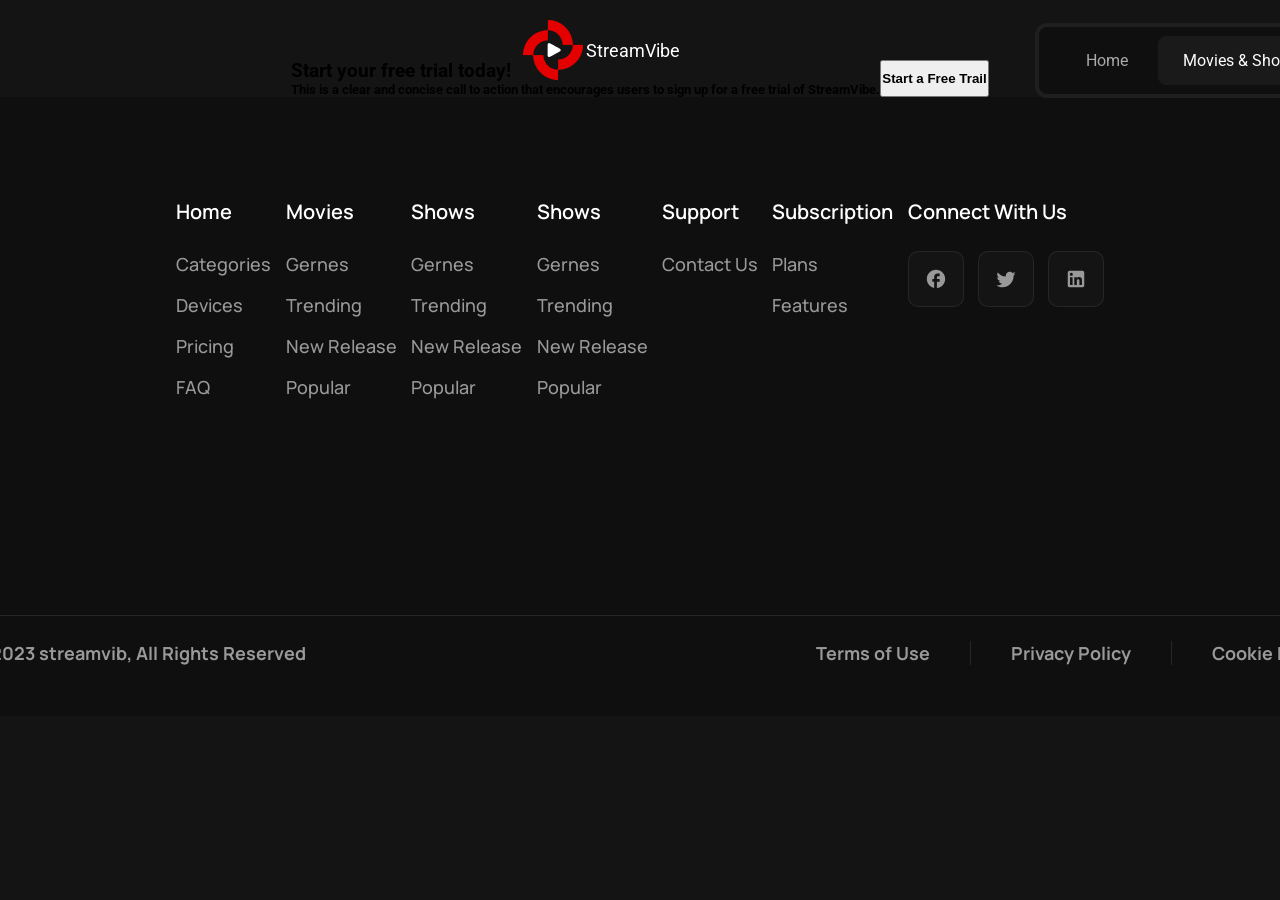
<file: Subscriptions.html>
<!DOCTYPE html>
<html lang="en">
<head>
    <meta charset="UTF-8">
    <meta name="viewport" content="width=device-width, initial-scale=1.0">
    <title>Movies</title>
    <link rel="stylesheet" href="../style/Movies.css">
</head>
<body class="bg-black">
    <header>
      <header
        class="display-flex justify-content-space-between align-iteams-center nav-padding text-align-center nav-position"
      >
        <!-- Logo -->
        <nav class="display-flex align-iteams-center">
          <img src="../images/Logo.png" alt="Logo" />
          <h4 class="head-text">StreamVibe</h4>
        </nav>
        <!-- nav Bar -->
        <nav
          class="nav-bg display-flex nav-layout justify-content-center align-iteams-center width"
        >
          <a href="../index.html">Home</a>
          <a href="#" class="active">Movies & Shows</a>
          <a href="../Support.html">Support</a>
          <a href="../Subscriptions.html">Subscriptions</a>
        </nav>
        <!-- Icon -->
        <div class="display-flex icon">
          <svg
            xmlns="http://www.w3.org/2000/svg"
            width="24"
            height="24"
            viewBox="0 0 24 24"
          >
            <g fill="none" fill-rule="evenodd">
              <path
                d="m12.593 23.258l-.011.002l-.071.035l-.02.004l-.014-.004l-.071-.035q-.016-.005-.024.005l-.004.01l-.017.428l.005.02l.01.013l.104.074l.015.004l.012-.004l.104-.074l.012-.016l.004-.017l-.017-.427q-.004-.016-.017-.018m.265-.113l-.013.002l-.185.093l-.01.01l-.003.011l.018.43l.005.012l.008.007l.201.093q.019.005.029-.008l.004-.014l-.034-.614q-.005-.018-.02-.022m-.715.002a.02.02 0 0 0-.027.006l-.006.014l-.034.614q.001.018.017.024l.015-.002l.201-.093l.01-.008l.004-.011l.017-.43l-.003-.012l-.01-.01z"
              />
              <path
                fill="currentColor"
                d="M10.5 2a8.5 8.5 0 1 0 5.262 15.176l3.652 3.652a1 1 0 0 0 1.414-1.414l-3.652-3.652A8.5 8.5 0 0 0 10.5 2M4 10.5a6.5 6.5 0 1 1 13 0a6.5 6.5 0 0 1-13 0"
              />
            </g>
          </svg>
          <svg
            xmlns="http://www.w3.org/2000/svg"
            width="24"
            height="24"
            viewBox="0 0 24 24"
          >
            <path
              fill="none"
              stroke="currentColor"
              stroke-linecap="round"
              stroke-linejoin="round"
              stroke-width="1.5"
              d="M14.857 17.082a24 24 0 0 0 5.454-1.31A8.97 8.97 0 0 1 18 9.75V9A6 6 0 0 0 6 9v.75a8.97 8.97 0 0 1-2.312 6.022c1.733.64 3.56 1.085 5.455 1.31m5.714 0a24.3 24.3 0 0 1-5.714 0m5.714 0a3 3 0 1 1-5.714 0"
            />
          </svg>
        </div>
      </header>
    </header>
    <!-- last main -->
     <div class="display-flex last-main">
      <div class=" display-flex d-flex-direction-column justify-content-start text-last-main">
        <h3 class="text-last-main-first">Start your free trial today!</h3>
        <h5 class="text-last-main-second">This is a clear and concise call to action that encourages users to sign up for a free trial of StreamVibe.</h5>
      </div>
      <button class="Start-Free-Trail-button">
            <h4>Start a Free Trail</h4>
          </button>
     </div>
    <!-- top-footer -->
    <footer
      class="bG-footer display-flex justify-content-evenly margin-top footer-padding "
    >
      <!-- first-section home -->
      <div>
        <h4 class="footer-home">Home</h4>
        <h5 class="footer-text">Categories</h5>
        <h5 class="footer-text">Devices</h5>
        <h5 class="footer-text">Pricing</h5>
        <h5 class="footer-text">FAQ</h5>
      </div>
      <div>
        <h4 class="footer-home">Movies</h4>
        <h5 class="footer-text">Gernes</h5>
        <h5 class="footer-text">Trending</h5>
        <h5 class="footer-text">New Release</h5>
        <h5 class="footer-text">Popular</h5>
      </div>
      <div>
        <h4 class="footer-home">Shows</h4>
        <h5 class="footer-text">Gernes</h5>
        <h5 class="footer-text">Trending</h5>
        <h5 class="footer-text">New Release</h5>
        <h5 class="footer-text">Popular</h5>
      </div>
      <div>
        <h4 class="footer-home">Shows</h4>
        <h5 class="footer-text">Gernes</h5>
        <h5 class="footer-text">Trending</h5>
        <h5 class="footer-text">New Release</h5>
        <h5 class="footer-text">Popular</h5>
      </div>
      <div>
        <h4 class="footer-home">Support</h4>
        <h5 class="footer-text">Contact Us</h5>
      </div>
      <div>
        <h4 class="footer-home">Subscription</h4>
        <h5 class="footer-text">Plans</h5>
        <h5 class="footer-text">Features</h5>
      </div>
      <div>
        <h4 class="footer-home ">Connect With Us</h4>
        <div class="footer-icons">
          <svg class="footer-icon" xmlns="http://www.w3.org/2000/svg" width="24" height="24" viewBox="0 0 24 24"><path fill="currentColor" d="M22 12c0-5.52-4.48-10-10-10S2 6.48 2 12c0 4.84 3.44 8.87 8 9.8V15H8v-3h2V9.5C10 7.57 11.57 6 13.5 6H16v3h-2c-.55 0-1 .45-1 1v2h3v3h-3v6.95c5.05-.5 9-4.76 9-9.95"/></svg>
          <svg class="footer-icon" xmlns="http://www.w3.org/2000/svg" width="24" height="24" viewBox="0 0 24 24"><path fill="currentColor" d="M22.46 6c-.77.35-1.6.58-2.46.69c.88-.53 1.56-1.37 1.88-2.38c-.83.5-1.75.85-2.72 1.05C18.37 4.5 17.26 4 16 4c-2.35 0-4.27 1.92-4.27 4.29c0 .34.04.67.11.98C8.28 9.09 5.11 7.38 3 4.79c-.37.63-.58 1.37-.58 2.15c0 1.49.75 2.81 1.91 3.56c-.71 0-1.37-.2-1.95-.5v.03c0 2.08 1.48 3.82 3.44 4.21a4.2 4.2 0 0 1-1.93.07a4.28 4.28 0 0 0 4 2.98a8.52 8.52 0 0 1-5.33 1.84q-.51 0-1.02-.06C3.44 20.29 5.7 21 8.12 21C16 21 20.33 14.46 20.33 8.79c0-.19 0-.37-.01-.56c.84-.6 1.56-1.36 2.14-2.23"/></svg>
          <svg class="footer-icon" xmlns="http://www.w3.org/2000/svg" width="24" height="24" viewBox="0 0 24 24"><path fill="currentColor" d="M19 3a2 2 0 0 1 2 2v14a2 2 0 0 1-2 2H5a2 2 0 0 1-2-2V5a2 2 0 0 1 2-2zm-.5 15.5v-5.3a3.26 3.26 0 0 0-3.26-3.26c-.85 0-1.84.52-2.32 1.3v-1.11h-2.79v8.37h2.79v-4.93c0-.77.62-1.4 1.39-1.4a1.4 1.4 0 0 1 1.4 1.4v4.93zM6.88 8.56a1.68 1.68 0 0 0 1.68-1.68c0-.93-.75-1.69-1.68-1.69a1.69 1.69 0 0 0-1.69 1.69c0 .93.76 1.68 1.69 1.68m1.39 9.94v-8.37H5.5v8.37z"/></svg>
        </div>
      </div>
    </footer>
    <!-- bottom-footer -->
    <footer class="bG-footer display-flex">
      <div class="display-flex bottom-footer align-iteams-center justify-content-evenly">
        <h4 class="footer-bottom-text1">@2023 streamvib, All Rights Reserved</h4>
        <div class="display-flex footer-bottom-text2">
          <h4>Terms of Use</h4>
          <div class="footer-bottom-border">
          </div>
          <h4>Privacy Policy</h4>
          <div class="footer-bottom-border">
          </div>
          <h4>Cookie Policy</h4>
        </div>

      </div>
    </footer>
</body>
</html>
</file>
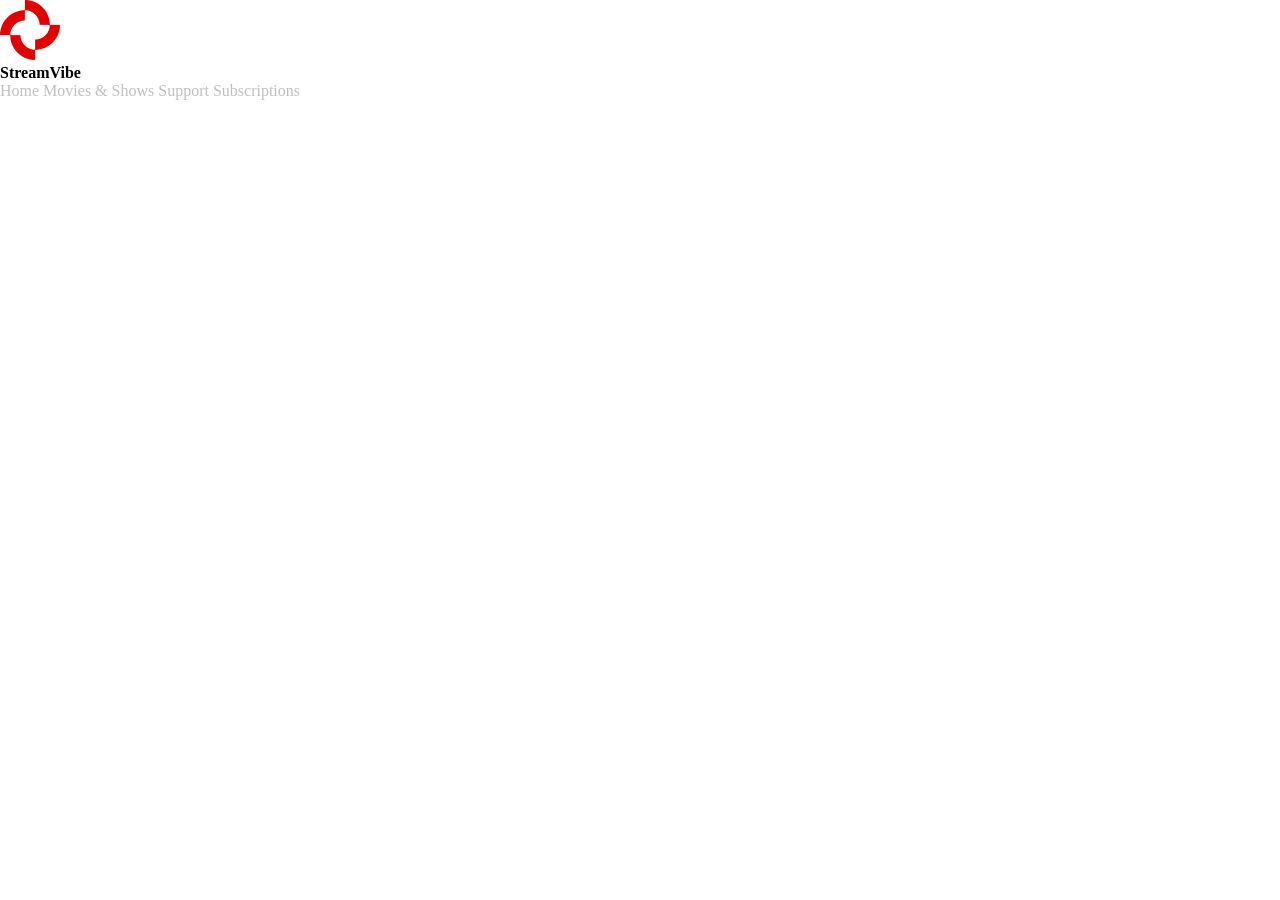
<file: Support.html>
<!DOCTYPE html>
<html lang="en">
<head>
    <meta charset="UTF-8">
    <meta name="viewport" content="width=device-width, initial-scale=1.0">
    <title>SteamVibe</title>
    <link rel="stylesheet" href="./style/home.css">
</head>
<body>
    <header>
        <div>
            <img src="./images/Logo.png" alt="Logo">
            <h4>StreamVibe</h4>
        </div>
        <div class="nav-links">
            <a href="./index.html">Home</a>
            <a href="./Movies & Shows.html">Movies & Shows</a>
            <a href="#">Support</a>
            <a href="./Subscriptions.html">Subscriptions</a>
        </div>
        <div class="icons"></div>
    </header>
</body>
</html>
</file>
<file: style/home.css>
@import url("https://fonts.googleapis.com/css2?family=Cairo:wght@200..1000&family=Epilogue:ital,wght@0,100..900;1,100..900&family=Glory:ital,wght@0,100..800;1,100..800&family=Manrope:wght@200..800&family=Roboto:ital,wght@0,100..900;1,100..900&display=swap");

* {
  margin: 0;
  padding: 0;
  box-sizing: border-box;
}
p {
  padding: 0;
  margin: 0;
}
:root {
  --red-45: #e50000;
  --red-50: #ff0000;
  --red-55: #ff1919;
  --red-60: #ff3333;
  --red-80: #ff9999;
  --red-90: #ffcccc;
  --red-95: #ffe5e5;
  --red-99: #fffafa;
  --black-06: #0f0f0f;
  --black-08: #141414;
  --black-10: #1a1a1a;
  --black-12: #1f1f1f;
  --black-15: #262626;
  --black-20: #333333;
  --black-25: #404040;
  --black-30: #4c4c4c;
  --gray-60: #999999;
  --gray-65: #a6a6a6;
  --gray-70: #b3b3b3;
  --gray-75: #bfbfbf;
  --gray-90: #e4e4e7;
  --gray-95: #f1f1f3;
  --gray-97: #f7f7f8;
  --gray-99: #fcfcfd;
  --color-white: #ffffff;
  --color-black: #000;
  --main-font: "Manrope", sans-serif;
}
.body-bg {
  background-color: var(--black-08);
}
.head-nav {
  padding: 42px 162px;
  background-image: url(../images/back-ground.png);
  background-repeat: no-repeat;

  @media (max-width: 768px) {
    width: fit-content;
    background-size: cover;
    background-position: center;
    background-repeat: no-repeat;
  }
  @media (max-width: 390px) {
    width: fit-content;
    background-size: cover;
    background-position: center;
    background-repeat: no-repeat;
  }
}
.logo-resposive {
  @media (max-width: 768px) {
    padding: 46.5px 16px;
    justify-content: space-between;
    width: 769px;
  }
  @media (max-width: 390px) {
    padding: 46.5px 16px;
    justify-content: space-between;
    width: 390px;
  }
}

.logo-img-responsive {
  display: none;
}
.logo-text {
  color: var(--color-white);
  padding-left: 3px;
}
.nav-layout {
  border: 4px var(--black-12) solid;
  border-radius: 12px;
  padding-right: 40px;
  padding-bottom: 10px;
  padding-left: 10px;
  padding-top: 10px;
  gap: 30px;
  background-color: var(--black-06);
  @media (max-width: 768px) {
    width: 400px;
    font-size: 12px;
  }
  @media (max-width: 390px) {
    display: none !important;
  }

  /* position: fixed;
    transform: translate(512px,10px); */
}
.nav-margin {
  margin-bottom: 676px;
}

.icon {
  gap: 30px;
  color: var(--color-white);
  @media (max-width: 390px) {
    display: none !important;
  }
}
a {
  text-decoration: none;
  color: var(--gray-75);
  &:hover {
    color: var(--color-white);
  }
}
a.active {
  color: var(--color-white);
  background-color: var(--black-10);
  border: 1px var(--black-10) solid;
  border-radius: 8px;
  padding: 14px 24px;
}
.responsive-icon {
  display: none;
  @media (max-width: 390px) {
    display: flex !important;
    width: 48px;
    height: 48px;
    color: var(--color-white);
    background-color: var(--black-10);
    border: 3px var(--black-15) solid;
    border-radius: 6px;
    padding: 12px;
    gap: 10px;
  }
}

.head-text1 {
  font-family: var(--main-font);
  font-weight: 700;
  font-size: 58px;
  color: var(--color-white);
  margin-bottom: 14px;
   @media (max-width: 768px) {
    width: fit-content;
    background-size: cover;
    background-position: center;
    background-repeat: no-repeat;
    font-family: var(--main-font);
    font-weight: 700;
    font-size: 35px;
    color: var(--color-white);
  }
   @media (max-width: 390px) {
    width: fit-content;
    background-size: cover;
    background-position: center;
    background-repeat: no-repeat;
    font-family: var(--main-font);
    font-weight: 700;
    font-size: 28px;
    color: var(--color-white);
  }
}
.head-text2 {
  font-family: var(--main-font);
  font-weight: 400;
  font-size: 18px;
  color: var(--gray-60);
  @media (max-width: 768px) {
    width: fit-content;
    background-size: cover;
    background-position: center;
    background-repeat: no-repeat;
    font-family: var(--main-font);
    font-weight: 700;
    font-size: 16px;
  }
  @media (max-width: 390px) {
    width: fit-content;
    background-size: cover;
    background-position: center;
    background-repeat: no-repeat;
    font-family: var(--main-font);
    font-weight: 700;
    font-size: 14px;
  }
}
.head-text3 {
  font-family: var(--main-font);
  font-weight: 400;
  font-size: 18px;
  color: var(--gray-60);
  @media (max-width: 768px) {
    display: none;
    width: fit-content;
    background-size: cover;
    background-position: center;
    background-repeat: no-repeat;
    font-family: var(--main-font);
    font-weight: 700;
    font-size: 16px;
  }
  @media (max-width: 390px) {
    display: none;
    width: fit-content;
    background-size: cover;
    background-position: center;
    background-repeat: no-repeat;
    font-family: var(--main-font);
    font-weight: 700;
    font-size: 14px;
  }
}
.head-text4 {
  font-family: var(--main-font);
  font-weight: 400;
  font-size: 18px;
  color: var(--gray-60);
  @media (max-width: 768px) {
    display: none;
    width: fit-content;
    background-size: cover;
    background-position: center;
    background-repeat: no-repeat;
    font-family: var(--main-font);
    font-weight: 700;
    font-size: 16px;
  }
  @media (max-width: 390px) {
    display: none;
    width: fit-content;
    background-size: cover;
    background-position: center;
    background-repeat: no-repeat;
    font-family: var(--main-font);
    font-weight: 700;
    font-size: 14px;
  }
}

.play-button {
  background-color: var(--red-45);
  color: var(--color-white);
  padding: 18px 24px;
  border-radius: 8px;
  gap: 4px;
  margin-top: 50px;
}
.play-icon {
  box-sizing: content-box;
  padding: 4px;
  margin-right: 4px;
}
.container {
  padding: 42px 162px;
  margin: 200px 0 0 0;

  @media (max-width: 768px) {
    
  }
  @media (max-width: 390px) {
    margin: 100px 16px 50px 0;
    padding: 0;
    
  }
}
.section-1 {
  margin-bottom: 150px;
  width: 1597px;
  
  @media (max-width: 768px) {
    
  }
  @media (max-width: 390px) {
    width: fit-content;
  }
  .section1text {
    font-family: var(--main-font);
    font-weight: 700;
    font-size: 38px;
    color: var(--color-white);
    @media (max-width: 768px) {
    
  }
  @media (max-width: 390px) {
    font-size: 19px;
    width: 370px;
    display: none;

  }
  }
  .section1text2 {
    font-family: var(--main-font);
    font-weight: 400;
    font-size: 17px;
    color: var(--gray-60);
    @media (max-width: 768px) {
    
  }
  @media (max-width: 390px) {
    /* font-size: 13px;
    width: 370px; */
    /* flex-wrap: wrap; */
    display: none !important;
    
    
  }
  } 
}
.bg-buttons {
background-color: var(--black-06);
border-radius: 15px;
@media (max-width: 768px) {
    /* display: none !important; */
  }
  @media (max-width: 390px) {
    display: none !important;
  }

}
.back-container-button {
  border: 1px var(--black-12) solid;
  border-radius: 8px;
  padding: 14px 14px;
  background-color: var(--black-10);
  color: var(--color-white);
  padding-right: 16px;
  margin: 16px 16px;
}

/* active glitch button */
.glitch-line-button-a {
border: solid 2px var(--red-45);
width: 23px;
height: 4px;
border-radius: 100px;
background-color: var(--red-45);
margin-right: 3px;
}

/* unactive glitch button */
.glitch-line-button {
  border: solid 2px var(--black-20);
  width: 16.33px;
  height: 4px;
  border-radius: 100px;
  background-color: var(--black-20);
  margin-right: 3px;
}
.forward-container-button {
  border: 1px var(--black-12) solid;
  border-radius: 8px;
  padding: 14px 14px;
  background-color: var(--black-10);
  color: var(--color-white);
  padding-left: 16px;
  margin: 16px 16px;
}

.cards {
  margin: 80px 0 0 0;
  gap: 30px;
  box-sizing: border-box;
  /* padding: 0 50px; */
  /* margin-bottom: 100px; */
  /* width: calc((100%-20 * 4) / 5); */
  @media (max-width: 768px) {
    /* display: none !important; */
  }
  @media (max-width: 390px) {
    display: none !important;
  }
}
.card {
  border: 1px solid var(--black-15);
  border-radius: 12px;
  background-color: var(--black-10);
  padding-left: 30px;
  padding-right: 30px;
  padding-top: 30px;
  padding-bottom: 60px;
  box-sizing: border-box;
}

.card-text {
  font-family: var(--main-font);
  font-optical-sizing: none;
  font-weight: 600;
  color: var(--color-white);
  text-align: center;
  font-size: 18px;
}
.incards-button {
  width: 30px;
  height: 30px;
  background-color: var(--black-10);
  color: var(--color-white);
  border: 1px solid var(--black-12);
  border-radius: 8px;
  border-inline-color: var(--black-10);
}
/* section 2 */
.section-2{
  .section2-head-text{
    width: max-content;

  }
  .section2text {
    font-family: var(--main-font);
    font-weight: 700;
    font-size: 38px;
    color: var(--color-white);
    @media (max-width: 768px) {
    
  }
  @media (max-width: 390px) {
    font-size: 19px;
    width: 370px;
    display: none;

  }
  }
  .section2text2 {
    font-family: var(--main-font);
    font-weight: 400;
    font-size: 17px;
    color: var(--gray-60);
    @media (max-width: 768px) {
    
  }
  @media (max-width: 390px) {
    /* font-size: 13px;
    width: 370px; */
    /* flex-wrap: wrap; */
    display: none !important;
  }
  }
  .parent-card-section-2{
    margin-top: 80px;

  }
  .card-section-2{
    width: 1597px;
    gap: 30px;
    padding-bottom: 30px;
  }
  .card-section-2-2{
    width: 1597px;
    gap: 30px;
  }
  .incard-section-2{
    /* border: 1px solid var(--black-15); */
    border-radius: 12px;
    padding: 50px;
    background-color: var(--black-06);
    background-image: linear-gradient(245deg,var(--red-45)0%,var(--red-45)0% , transparent 10%);
  }
  .section-2-card-img{
    border: 1px solid var(--black-12);
    border-radius: 12px;
    padding: 16px;
    margin-right: 16px;
    background-color: var(--black-08);
  }
  .cards-text{
    font-family: var(--main-font);
    font-weight: 600;
    font-size: 24px;
    color: var(--color-white);
  
  }
  .cards-text2{
    font-family: var(--main-font);
    font-weight: 400;
    font-size: 18px;
    color: var(--gray-60);
  
  }
}
/* Section 3 */
.section-3{
 margin-top: 150px;
 width: 1597px;
 .section3-head-text{
  gap: 14px;
 }
 .section3text {
    font-family: var(--main-font);
    font-weight: 700;
    font-size: 38px;
    color: var(--color-white);
    @media (max-width: 768px) {
    
  }
  @media (max-width: 390px) {
    /* font-size: 13px;
    width: 370px; */
    /* flex-wrap: wrap; */
    display: none !important;
  }
  }
 .section3text2 {
    font-family: var(--main-font);
    font-weight: 400;
    font-size: 17px;
    color: var(--gray-60);
    @media (max-width: 768px) {
    
  }
  @media (max-width: 390px) {
    /* font-size: 13px;
    width: 370px; */
    /* flex-wrap: wrap; */
    display: none !important;
  }
  }
  .ask-button{
    border-radius: 8px;
    padding: 18px 24px;
    background-color: var(--red-45);
    gap: 10px;
  }
 .section3text3 {
    font-family: var(--main-font);
    font-weight: 600;
    font-size: 18px;
    color: var(--color-white);
    @media (max-width: 768px) {
    
  }
  @media (max-width: 390px) {
    /* font-size: 13px;
    width: 370px; */
    /* flex-wrap: wrap; */
    display: none !important;
  }
  }
}
</file>
<file: style/Movies & Shows.css>
@import url("https://fonts.googleapis.com/css2?family=Cairo:wght@200..1000&family=Epilogue:ital,wght@0,100..900;1,100..900&family=Glory:ital,wght@0,100..800;1,100..800&family=Manrope:wght@200..800&family=Roboto:ital,wght@0,100..900;1,100..900&display=swap");
* {
  margin: 0;
  padding: 0;
  box-sizing: border-box;
}
:root {
  --color-white: #ffffff;
  --color-gray: #999999;
  --color-bg-black: #141414;
  --layout-nav-bg-black: #1f1f1f;
  --nav-bg: #0f0f0f;
  --active-color: #1a1a1a;
  --color-red: #e50000;
  --color-black-footer: #262626;
  --links-color: #bfbfbf;
  --main-font: "Manrope", sans-serif;
  --black-glitch-icon: #333333;
}

.bg-black {
  background-color: var(--color-bg-black);
}
.head-text {
  color: var(--color-white);
  padding-left: 3px;
}
.display-flex {
  display: flex;
}
.d-flex-direction-column {
  flex-direction: column;
}
.d-flex-direction-row {
  flex-direction: row;
}
.justify-content-space-between {
  justify-content: space-between;
}
.justify-content-evenly {
  justify-content: space-evenly;
}
.justify-content-start {
  justify-content: start;
}
.align-iteams-end {
  align-items: flex-end;
}
.align-iteams-center {
  align-items: center;
}
.justify-content-end {
  justify-content: flex-end;
}
.text-align-center {
  text-align: center;
}
.justify-content-center {
  justify-content: center;
}
.nav-padding {
  padding: 42px 162px;
}
.main-padding-margin {
  padding: 0 162px;
  margin: 0 50px;
  background-image: url(../images/Movies\ &\ Shows.png);
  background-repeat: no-repeat;
  background-position: center;
  width: 90%;
  height: 80vh;
  background-size: 1594px 835px;
  background-position: 95% 50%;
  border-radius: 25px;
  
}

.nav-layout {
  border: 4px var(--layout-nav-bg-black) solid;
  border-radius: 8px;
  margin-right: 407px;
  margin-left: 307px;
  /* margin-top: 22px;
  margin-bottom: 23px; */
  padding-bottom: 10px;
  padding-top: 10px;
  gap: 30px;
}
/* nav-bar-width-&-position */
.width {
  width: 586px;
  height: 75px;
  /* position: fixed;
  transform: translate(512px,10px); */
}
.nav-bg {
  background-color: var(--nav-bg);
}
.icon {
  gap: 30px;
  color: var(--color-white);
}
a {
  text-decoration: none;
  color: var(--links-color);
  &:hover {
    color: var(--color-white);
  }
}
.menu-responsive {
  display: none;
}
/* active nav page */
a.active {
  color: var(--color-white);
  background-color: var(--active-color);
  border: 1px var(--active-color) solid;
  border-radius: 8px;
  padding: 14px 24px;
}
/* ------------------------------------------------------ */
.main-img-responsive {
  display: none;
}
.hero-section {
  font-family: var(--main-font);
  color: var(--color-white);
  font-size: 38px;
  width: 1494px;
  height: 201px;
  position: relative;
  transform: translateY(-75px);
}
.hero-text {
  font-family: var(--main-font);
  font-optical-sizing: none;
  font-weight: 700;
  color: var(--color-white);
  text-align: center;
  font-size: 38px;
  line-height: 150%;
  /* margin-bottom: 4px; */
}
.hero-text-2 {
  font-family: var(--main-font);
  font-optical-sizing: none;
  font-weight: 500;
  color: var(--color-gray);
  text-align: center;
  font-size: 18px;
  margin-bottom: 30px;
}
.button-1 {
  gap: 10px;
  margin-bottom: 50px;
}
.play-button {
  font-family: var(--color-white);
  background-color: var(--color-red);
  color: var(--color-white);
  font-weight: 600;
  font-size: 18px;
  padding: 18px 24px;
  border-radius: 8px;
  border: 1px solid transparent;
  width: 157px;
  height: 56px;
  margin-right: 10px;

  /* position: fixed;
  transform: translateX(205%); */
}
.plus-button {
  border: 1px var(--color-black-footer) solid;
  border-radius: 8px;
  padding: 14px 14px;
  background-color: var(--nav-bg);
  color: var(--color-white);
}
.like-button {
  border: 1px var(--color-black-footer) solid;
  border-radius: 8px;
  padding: 14px 14px;
  background-color: var(--nav-bg);
  color: var(--color-white);
}
.sound-button {
  border: 1px var(--color-black-footer) solid;
  border-radius: 8px;
  padding: 14px 14px;
  background-color: var(--nav-bg);
  color: var(--color-white);
}
.button {
  width: 1494px;
  height: 56px;
  border-radius: 12px;
}
.back-button {
  border: 1px var(--color-black-footer) solid;
  border-radius: 8px;
  padding: 14px 14px;
  background-color: var(--nav-bg);
  color: var(--color-white);
  margin-right: 650px;
}
/* active glitch button */
.glitch-line-button-a {
  border: solid 2px var(--color-red);
  width: 23px;
  height: 4px;
  border-radius: 100px;
  background-color: var(--color-red);
  margin-right: 3px;
}
/* unactive glitch button */
.glitch-line-button {
  border: solid 2px var(--black-glitch-icon);
  width: 16.33px;
  height: 4px;
  border-radius: 100px;
  background-color: var(--black-glitch-icon);
  margin-right: 3px;
}
.forward-button {
  border: 1px var(--color-black-footer) solid;
  border-radius: 8px;
  padding: 14px 14px;
  background-color: var(--nav-bg);
  color: var(--color-white);
  margin-left: 650px;
}
/* ------------------------------------------------ */
/* Movies button */
.movie-container-button {
  margin-top: 150px;
  margin-left: 210px;
  position: relative;
  transform: translatey(50%);
}
.movies-button {
  font-family: var(--main-font);
  background-color: var(--color-red);
  color: var(--color-white);
  font-weight: 600;
  font-size: 18px;
  padding: 10px 24px;
  border-radius: 8px;
  border: 1px solid transparent;
  width: 112px;
  height: 50px;
  &:hover {
    color: var(--color-red);
    background-color: var(--color-gray);
  }
}
/* active nav page */
a.move-active {
  color: var(--color-white);
  background-color: var(--color-red);
  border: 1px var(--active-color) solid;
  border-radius: 8px;
  padding: 14px 24px;
}
/* ------------------------------- */
.container-responsive-movies-button {
  display: none;
}
/* -------------------------------------------------- */
.container {
  border: 1px solid var(--color-black-footer);
  border-radius: 12px;
  margin: 0 162px;
  /* width: 1598px; */
  /* height: 3764px; */
  margin-bottom: 150px;
  /* margin-top: 35px; */
}
.head-conatiner {
  margin: 50px 50px;
  justify-content: space-between;
  /* width: 1498px;
  height: 88px; */
}
.container-text {
  font-family: var(--main-font);
  font-optical-sizing: none;
  font-weight: 700;
  color: var(--color-white);
  text-align: center;
  font-size: 38px;
  line-height: 150%;
  padding: 15.5px;
}
.bg-buttons {
  background-color: var(--nav-bg);
  border-radius: 15px;
  width: 257px;
  height: 88px;
}
.back-container-button {
  border: 1px var(--color-black-footer) solid;
  border-radius: 8px;
  padding: 14px 14px;
  background-color: var(--color-black-footer);
  color: var(--color-white);
  padding-right: 16px;
  width: 56px;
  height: 56px;
  margin: 16px 16px;
}
.forward-container-button {
  border: 1px var(--color-black-footer) solid;
  border-radius: 8px;
  padding: 14px 14px;
  background-color: var(--color-black-footer);
  color: var(--color-white);
  padding-left: 16px;
  width: 56px;
  height: 56px;
  margin: 16px 16px;
}
/* ------------------------------------------------------------------------------ */
/* Our Genres */
.indicator-Container {
  display: none;
}
.cards {
  padding: 0 50px;
  margin-top: 50px;
  margin-bottom: 100px;
  width: calc((100%-20 * 4) / 5);

  /* width: 1498px;
  height: 342px; */
  /* gap: 30px; */
  box-sizing: border-box;
}
.card {
  /* width: 275.6px;
  height: 342px; */
  border: 1px solid var(--color-black-footer);
  border-radius: 12px;
  background-color: var(--active-color);
  padding-left: 30px;
  padding-right: 30px;
  padding-top: 30px;
  padding-bottom: 60px;
  box-sizing: border-box;
}

.card-text {
  font-family: var(--main-font);
  font-optical-sizing: none;
  font-weight: 600;
  color: var(--color-white);
  text-align: center;
  font-size: 18px;
}
/* -------------------------------------------------------------------------------------------------------------------------- */
/* Popular Top 10 In Genres num 2 */
.cards-2 {
  padding: 0 50px;
  margin-top: 50px;
  margin-bottom: 100px;
  width: fit-content;
  height: fit-content;
  gap: 30px;
  box-sizing: border-box;
}
.card-2 {
  width: 352px;
  border: 1px solid var(--color-black-footer);
  border-radius: 12px;
  background-color: var(--active-color);
  padding-left: 30px;
  padding-right: 30px;
  padding-top: 30px;
  padding-bottom: 60px;
  box-sizing: border-box;
}
.card-text-2 {
  font-family: var(--main-font);
  font-optical-sizing: none;
  font-weight: 600;
  color: var(--color-white);
  background-color: var(--color-red);
  text-align: center;
  font-size: 16px;
  line-height: 1;
  width: fit-content;
  padding: 10px 10px;
  border-radius: 5px;
  margin-bottom: 4px;
}
/* ------------------------------------------------------------------------------------------------------------------------- */
/* Trending Now num 3 */
.cards-3 {
  padding: 0 50px;
  margin-top: 50px;
  margin-bottom: 100px;
  width: calc((100%-20 * 3) / 4);
  /* width: fit-content;
  height: fit-content; */
  /* width: 1498px;
  height: 377px; */
  /* gap: 20px; */
}
.cards-img-3 {
  /* width: 243.6px; */
  width: 100%;
  height: 36px;
  padding: 20px 0;
}
.card-3 {
  /* width: 275.6px;
  height: 342px; */
  border: 1px solid var(--color-black-footer);
  border-radius: 12px;
  background-color: var(--active-color);
  padding-left: 30px;
  padding-right: 30px;
  padding-top: 30px;
  padding-bottom: 60px;
  box-sizing: border-box;
}

/* -------------------------------------------------------------------------------------------------------------------------------- */
/* New Releases num 4 */
.cards-4 {
  padding: 0 50px;
  margin-top: 50px;
  margin-bottom: 100px;
  /* width: 1498px;
  height: 500px; */
  gap: 20px;
}
.cards-img-4 {
  width: 283.6px;
  height: 377px;
  padding: 20px 0;
}
.card-4 {
  width: 275.6px;
  height: 342px;
  border: 1px solid var(--color-black-footer);
  border-radius: 12px;
  background-color: var(--active-color);
  padding-left: 30px;
  padding-right: 30px;
  padding-top: 30px;
  padding-bottom: 60px;
  box-sizing: border-box;
}
.card-text-4 {
  font-family: var(--main-font);
  font-optical-sizing: none;
  font-weight: 500;
  color: var(--color-gray);
  background-color: var(--color-bg-black);
  text-align: center;
  font-size: 16px;
  border: 1px solid var(--layout-nav-bg-black);
  border-radius: 51px;
}
/* ---------------------------------------------------------------------------------------------------------------------- */
/* card Must - Watch Movies num 5 */
.cards-5 {
  padding: 0 50px;
  margin-top: 50px;
  margin-bottom: 100px;
  /* width: 1498px;
  height: 500px; */
  gap: 20px;
  box-sizing: border-box;
}
.card-5 {
  width: 359px;
  height: 500px;
  border: 1px solid var(--color-black-footer);
  border-radius: 12px;
  background-color: var(--active-color);
  padding-left: 20px;
  padding-right: 20px;
  padding-top: 20px;
  padding-bottom: 76px;
  box-sizing: border-box;
}
.cards-img {
  width: 215.6px;
  height: 30px;
}
/* card-text Must - Watch Movies num 5 */
.cards-img-5 {
  width: 319.5px;
  height: 36px;
  padding: 20px 0;
}
/* ------------------------------------------------------------------------------------------------------------------------------------ */
.incards-button-5 {
  width: 147.12px;
  height: 33px;
  background-color: var(--color-bg-black);
  color: var(--color-gray);
  border: 1px solid var(--layout-nav-bg-black);
  border-radius: 51px;
}
.incards-button {
  width: 30px;
  height: 30px;
  background-color: var(--active-color);
  color: var(--color-white);
  border: 1px solid var(--layout-nav-bg-black);
  border-radius: 8px;
  border-inline-color: var(--active-color);
}
.hours-button {
  width: fit-content;
  height: fit-content;
  background-color: var(--color-bg-black);
  color: var(--color-gray);
  border: 1px solid var(--layout-nav-bg-black);
  border-radius: 51px;
  padding: 6px 10px 6px 6px;
  font-family: var(--main-font);
  font-weight: 500;
  font-size: 16px;
  line-height: 150%;
  gap: 2px;
  align-items: center;
}
.incards-button-2 {
  width: fit-content;
  height: fit-content;
  background-color: var(--color-bg-black);
  color: var(--color-gray);
  border: 1px solid var(--layout-nav-bg-black);
  border-radius: 51px;
  padding: 6px 10px 6px 6px;
  font-family: var(--main-font);
  font-weight: 500;
  font-size: 16px;
  line-height: 150%;
  gap: 4px;
  justify-content: center;
}
/* ------------------------------------------------ */
/* Popular Top 10 In Genres num 2 */
.show-cards-2 {
  padding: 0 50px;
  margin-top: 50px;
  margin-bottom: 100px;
  width: 1598px;
  height: 378px;
  gap: 30px;
  box-sizing: border-box;
}
.card-2 {
  width: 352px;
  height: 378px;
  border: 1px solid var(--color-black-footer);
  border-radius: 12px;
  background-color: var(--active-color);
  padding-left: 30px;
  padding-right: 30px;
  padding-top: 30px;
  padding-bottom: 60px;
  box-sizing: border-box;
}
.card-text-2 {
  font-family: var(--main-font);
  font-optical-sizing: none;
  font-weight: 600;
  color: var(--color-white);
  background-color: var(--color-red);
  text-align: center;
  font-size: 16px;
  line-height: 1;
  width: fit-content;
  padding: 10px 10px;
  border-radius: 5px;
  margin-bottom: 4px;
}
/* ------------------------------------------------------------------------ */
/* Shows */
.container-2 {
  border: 1px solid var(--color-black-footer);
  border-radius: 12px;
  margin: 0 162px;
  /* width: 1598px; */
  /* height: 3764px; */
  margin-bottom: 150px;
  /* margin-top: 35px; */
}
/* Trending Shows Now num 3 */
.show-cards-3 {
  padding: 0 50px;
  margin-top: 50px;
  margin-bottom: 100px;
  width: 1497px;
  height: 582px;
  gap: 20px;
}
.show-card-3 {
  width: 359.25px;
  height: 444px;
  border: 1px solid var(--color-black-footer);
  border-radius: 12px;
  background-color: var(--active-color);
  padding-left: 30px;
  padding-right: 30px;
  padding-top: 30px;
  padding-bottom: 60px;
}
.show-cards-img-3 {
  width: 319.25px;
  height: 348px;
  padding: 20px 20px;
}
.incards-show-button-3 {
  width: 113px;
  height: 36px;
  background-color: var(--color-bg-black);
  color: var(--color-gray);
  border: 1px solid var(--layout-nav-bg-black);
  border-radius: 51px;
  padding: 6px 10px 6px 6px;
  font-family: var(--main-font);
  font-weight: 500;
  font-size: 16px;
  line-height: 150%;
  gap: 4px;
  display: flex;
  align-items: center;
  justify-content: center;
}
.hours-show-button {
  width: 118px;
  height: 36px;
  background-color: var(--color-bg-black);
  color: var(--color-gray);
  border: 1px solid var(--layout-nav-bg-black);
  border-radius: 51px;
  padding: 6px 10px 6px 6px;
  margin-left: -20px;
  font-family: var(--main-font);
  font-weight: 500;
  font-size: 16px;
  line-height: 150%;
  margin-left: -20px;
}
/* ------------------------------------------------------------------------ */
/* Shows */
/* Must - Watch Shows num 5 */
.show-cards-5 {
  padding: 0 50px;
  margin-top: 50px;
  margin-bottom: 50px;
  width: 1497px;
  height: 500px;
  gap: 20px;
}
.show-card-5 {
  width: 359.25px;
  height: 500px;
  border: 1px solid var(--color-black-footer);
  border-radius: 12px;
  background-color: var(--active-color);
  padding-left: 30px;
  padding-right: 30px;
  padding-top: 30px;
  padding-bottom: 60px;
}

.show-cards-img-5 {
  width: 319.25px;
  height: 36px;
  border-radius: 12px;
  padding: 20px 20px;
}
.incards-show-button-5 {
  width: 113px;
  height: 36px;
  background-color: var(--color-bg-black);
  color: var(--color-gray);
  border: 1px solid var(--layout-nav-bg-black);
  border-radius: 51px;
  padding: 6px 10px 6px 6px;
  font-family: var(--main-font);
  font-weight: 500;
  font-size: 16px;
  line-height: 150%;
  gap: 4px;
  display: flex;
  align-items: center;
}
.hours-show-button {
  width: 118px;
  height: 36px;
  background-color: var(--color-bg-black);
  color: var(--color-gray);
  border: 1px solid var(--layout-nav-bg-black);
  border-radius: 51px;
  padding: 6px 10px 6px 6px;
  margin-left: -20px;
  font-family: var(--main-font);
  font-weight: 500;
  font-size: 16px;
  line-height: 150%;
  margin-left: -20px;
  gap: 2px;
  display: flex;
  align-items: center;
}
/* -------------------------------------------------------------- */
.last-main {
  background-image: url(../images/last-main.png);
  background-repeat: no-repeat;
  background-position: center;
  margin: 0 162px;
  width: 1596px;
  height: 313px;
}
.text-last-main {
  padding: 100px 100px 100px 80px;
  width: 1148px;
  height: 113px;
  gap: 14px;
}
.text-last-main-first {
  font-family: var(--main-font);
  font-optical-sizing: none;
  font-weight: 700;
  color: var(--color-white);
  /* text-align: center; */
  font-size: 48px;
  line-height: 150%;
  padding-bottom: 14px;
}
.text-last-main-second {
  font-family: var(--main-font);
  font-optical-sizing: none;
  font-weight: 400;
  color: var(--color-gray);
  /* text-align: center; */
  font-size: 18px;
  line-height: 150%;
  padding-bottom: 14px;
}
.Start-Free-Trail-button {
  font-family: var(--color-white);
  background-color: var(--color-red);
  color: var(--color-white);
  font-weight: 600;
  font-size: 18px;
  padding: 18px 24px;
  gap: 10px;
  border-radius: 8px;
  border: 1px solid transparent;
  width: 188px;
  height: 63px;
  margin: 125px 80px 125px 125px;
  /* margin-right: 10px;  */

  /* position: fixed;
  transform: translateX(205%); */
}
/* ------------------------------------------------------------- */
/* footer */
.bG-footer {
  background-color: var(--nav-bg);
  font-family: "Manrope", sans-serif;
}
.margin-top {
  margin-top: 150px;
}
.footer-padding {
  padding: 100px 162px;
}
.footer-home {
  color: var(--color-white);
  font-weight: 600;
  line-height: 150%;
  font-size: 20px;
  padding-bottom: 24px;
}
.footer-text {
  color: var(--color-gray);
  font-weight: 500;
  font-size: 18px;
  line-height: 150%;
  padding-bottom: 14px;
}
.footer-icon {
  border: 1px solid var(--color-black-footer);
  background-color: var(--active-color);
  color: var(--color-white);
  border-radius: 8px;
  width: 56px;
  height: 56px;
  padding: 16px 16px;
  /* gap: calc((100%-56px * 3 )/3); */
  gap: 14px;
}
.bottom-footer {
  flex-direction: row;
  color: var(--color-gray);
  font-family: "Manrope", sans-serif;
  font-size: 18px;
  font-weight: 400;
  padding-top: 24px;
  margin-top: 100px;
  margin-bottom: 50px;
  margin-left: 162px;
  border-top: 1px solid #262626;
  width: 1596px;
  height: 51px;
}
/* frist-copyright-pos */
.footer-bottom-text1 {
  position: relative;
  transform: translateX(-170px);
}
/* second-copyright-pos */
.footer-bottom-text2 {
  position: relative;
  transform: translateX(195px);
  gap: 40px;
}
/* copyright-border */
.footer-bottom-border {
  border-right: 1px solid #262626;
}
.footer-icons {
  display: flex;
  gap: 14px;
}
/* ---------------------------------------------------- */


/* --------------------------- */
@media (max-width: 992px) {
  .nav-resonsive {
    display: none;
  }
  .menu-responsive {
    display: block;
    background-color: var(--active-color);
    border: 3px solid var(--color-black-footer);
    border-radius: 6px;
    padding: 12px 12px;
  }
  .main-padding-margin {
    display: flex;

    justify-content: end;
  }
  /* .main-img-responsive {
    display: flex;
    padding: 0 260px;
    margin: 0 50px;
  } */
  .responsive-buttons {
    display: none;
  }
  .movie-container-button {
    display: none;
  }
  .container-responsive-movies-button {
    display: flex;
    margin: 0 162px;
    padding: 8px 8px;
    width: fit-content;
    border: 3px solid var(--active-color);
    border-radius: 8px;
    position: relative;
    transform: translatex(100%);
    background-color: var(--nav-bg);
    justify-content: center;
    .responsive-movies-button {
      padding: 12px 20px;
      background-color: var(--active-color);
      color: var(--color-white);
      border: 1px solid transparent;
      border-radius: 6px;
      font-family: var(--main-font);
      font-optical-sizing: none;
      font-weight: 500;
      color: var(--color-white);
      text-align: center;
      font-size: 14px;
      line-height: 150%;
    }
    .responsive-shows-button {
      padding: 12px 20px;
      background-color: var(--nav-bg);
      color: var(--color-gray);
      border: 1px solid transparent;
      border-radius: 6px;
      font-family: var(--main-font);
      font-optical-sizing: none;
      font-weight: 500;
      text-align: center;
      font-size: 14px;
      line-height: 150%;
    }
  }
  .container {
    border: 0;
    .indicator-Container {
      display: block;
    }
    .cards .card:nth-child(3) {
      display: none;
    }
    .cards .card:nth-child(4) {
      display: none;
    }
    .cards .card:nth-child(5) {
      display: none;
    }
    .cards-2 .card-2:nth-child(1) {
      width: 280px;
    }
    .cards-2 .card-2:nth-child(2) {
      width: 280px;
    }
    .cards-2 .card-2:nth-child(3) {
      display: none;
    }
    .cards-2 .card-2:nth-child(4) {
      display: none;
    }
    .cards-3 .card-3:nth-child(1) {
      width: 280px;
    }
    .cards-3 .card-3:nth-child(2) {
      width: 280px;
    }
    .cards-3 .card-3:nth-child(3) {
      display: none;
    }
    .cards-3 .card-3:nth-child(4) {
      display: none;
    }
    .cards-3 .card-3:nth-child(5) {
      display: none;
    }
    .cards-4 .card-4:nth-child(1) {
      width: 280px;
    }
    .cards-4 .card-4:nth-child(2) {
      width: 280px;
    }
    .cards-4 .card-4:nth-child(3) {
      display: none;
    }
    .cards-4 .card-4:nth-child(4) {
      display: none;
    }
    .cards-4 .card-4:nth-child(5) {
      display: none;
    }

    .cards-5 .card-5:nth-child(1) {
      width: 280px;
      height: 400px;
      .cards-img-5 {
        width: 250px;
      }
    }
    .cards-5 .card-5:nth-child(2) {
      width: 280px;
      height: 400px;

      .cards-img-5 {
        width: 250px;
      }
    }

    .cards-5 .card-5:nth-child(3) {
      display: none;
    }
    .cards-5 .card-5:nth-child(4) {
      display: none;
    }
  }
  .container-2 {
    display: none;
  }
  .responsive-footer {
    display: flex;
    flex-wrap: wrap;
  }

  .last-main {
    display: flex;
    flex-direction: column;
  }
}
</file>
<file: style/Movies.css>
@import url("https://fonts.googleapis.com/css2?family=Epilogue:ital,wght@0,100..900;1,100..900&family=Glory:ital,wght@0,100..800;1,100..800&family=Manrope:wght@200..800&family=Roboto:ital,wght@0,100..900;1,100..900&display=swap");
@import url("https://fonts.googleapis.com/css2?family=Cairo:wght@200..1000&family=Epilogue:ital,wght@0,100..900;1,100..900&family=Glory:ital,wght@0,100..800;1,100..800&family=Manrope:wght@200..800&family=Roboto:ital,wght@0,100..900;1,100..900&display=swap");

* {
  margin: 0;
  padding: 0;
  box-sizing: border-box;
}

body {
  display: flex;
  flex-direction: column;
  justify-content: center;
  align-items: center;
  font-family: "Roboto", sans-serif;
  background-color: var(--color-bg-black);
}

:root {
  --color-white: #ffffff;
  --color-gray: #999999;
  --color-bg-black: #141414;
  --color-black-20: #333333;
  --layout-nav-bg-black: #1f1f1f;
  --nav-bg: #0f0f0f;
  --active-color: #1a1a1a;
  --color-red: #e50000;
  --color-black-footer: #262626;
  --links-color: #bfbfbf;
  --main-font: "Manrope", sans-serif;
}

.hero-section1 {
  width: 100%;
  margin-bottom: 150px;
}

header {
  position: relative;
  z-index: 10000;
}

nav a {
  position: relative;
  z-index: 10001;
}

.head-text {
  color: var(--color-white);
  font-weight: 400;
  font-size: 18px;
  line-height: 150%;
  padding-left: 3px;
}
.imgggg {
  width: 60px;
}
.display-flex {
  display: flex;
}
.d-flex-wrap {
  flex-wrap: wrap;
}
.d-flex-direction-column {
  flex-direction: column;
}
.d-flex-direction-row {
  flex-direction: row;
}
.justify-content-space-between {
  justify-content: space-between;
}
.justify-content-evenly {
  justify-content: space-evenly;
}
.justify-content-start {
  justify-content: start;
}
.align-iteams-end {
  align-items: end;
}
.align-iteams-center {
  align-items: center;
}
.justify-content-end {
  justify-content: flex-end;
}
.text-align-center {
  text-align: center;
}
.justify-content-center {
  justify-content: center;
}
.justify-content-start {
  justify-content: start;
}
.nav-position {
  transform: translateY(20px);
}
.nav-padding {
  padding: 0 162px;
}
.nav-layout {
  background: rgba(20, 20, 20, 0.6);
  backdrop-filter: blur(10px);
  border: 4px solid var(--layout-nav-bg-black);
  border-radius: 12px;
  padding: 10px 40px;
  gap: 30px;
}
/* اللينكات */
nav a {
  position: relative;
  color: #aaa;
  transition: 0.3s;
}
/* الخط تحت */
nav a::after {
  content: "";
  position: absolute;
  left: 50%;
  bottom: -6px;
  width: 0%;
  height: 2px;
  background: linear-gradient(90deg, #00ffd5, #00aaff);
  transition: 0.4s;
  transform: translateX(-50%);
  border-radius: 10px;
}
/* hover */
nav a:hover {
  color: #fff;
  text-shadow: 0 0 8px #00ffd5;
}
/* الخط يتمدد */
nav a:hover::after {
  width: 100%;
}

/*  Glow حوالين البوردر */
.nav-layout:hover {
  box-shadow:
    0 0 10px rgba(0, 255, 213, 0.4),
    0 0 20px rgba(0, 170, 255, 0.3),
    0 0 40px rgba(0, 170, 255, 0.2);
}

.nav-layout:hover::after {
  content: "";
  position: absolute;
  top: 0;
  left: 50%;
  width: 20%;
  height: 100%;

  background: linear-gradient(
    120deg,
    transparent,
    rgba(255, 255, 255, 0.6),
    transparent
  );
}

/* تتحرك عند الهوفر */
.nav-layout:hover::after {
  animation: shine 1.3s;
}

@keyframes shine {
  0% {
    left: 150%;
  }
  100% {
    left: 00%;
  }
}

/* nav-bar-width-&-position */
.width {
  width: 555px;
  height: 75px;
  position: fixed;
  transform: translate(512px, 10px);
}
.nav-bg {
  background-color: var(--nav-bg);
}

/* container hover feel */
.icon {
  gap: 30px;
  color: var(--color-white);
  transform: translate(1700%);
  display: flex;
  align-items: center;
}

/* 🎯 style لكل icon */
.icon i,
.icon svg {
  font-size: 18px;
  cursor: pointer;
  transition: all 0.3s ease;
  position: relative;
}

/* ✨ hover glow + lift */
.icon i:hover,
.icon svg:hover {
  transform: translateY(-5px) scale(1.15);
  color: #00ffd5;
  text-shadow:
    0 0 10px #00ffd5,
    0 0 20px rgba(0, 255, 213, 0.4);
}
/* 🔔 bell animation (shake / ring) */
.icon .bell:hover {
  animation: bellShake 0.5s ease;
}
/* 🔍 search pulse animation */
.icon .search:hover {
  animation: searchPulse 0.6s ease;
}
/* bell keyframes */
@keyframes bellShake {
  0% {
    transform: rotate(0);
  }
  25% {
    transform: rotate(10deg);
  }
  50% {
    transform: rotate(-10deg);
  }
  75% {
    transform: rotate(5deg);
  }
  100% {
    transform: rotate(0);
  }
}
/* search pulse */
@keyframes searchPulse {
  0% {
    transform: scale(1);
    box-shadow: 0 0 0 rgba(0, 255, 213, 0);
  }
  50% {
    transform: scale(1.2);
    box-shadow: 0 0 15px rgba(0, 255, 213, 0.4);
  }
  100% {
    transform: scale(1);
    box-shadow: 0 0 0 rgba(0, 255, 213, 0);
  }
}
a {
  text-decoration: none;
  color: var(--links-color);
  &:hover {
    color: var(--color-white);
  }
}
a.active {
  color: var(--color-white);
  background-color: var(--active-color);
  border: 1px var(--active-color) solid;
  border-radius: 8px;
  padding: 14px 24px;
}

.img-icon {
  display: none;
}
/* ---------------------------------------------------------------------------------------- */
.main-padding-margin {
  /* padding: 0 162px; */
  margin: 0 162px 50px 162px;
}
.hero-section-img {
  background-image: url(../images/movies-bg.png);
  background-repeat: no-repeat;
  background-position: center;
  background-size: contain;
  height: 80vh;
  border-radius: 25px;
  width: 100%;
  /* position: relative; */
  /* z-index: 1; */
  /* margin: 0 162px; */
  /* width: 90%; */
  /* background-size: 1594px 835px; */
  /* background-position: 95% 50%; */
  /* background-image: url(../images/Sub\ Container\ \(1\).png); */
}
.hero-section {
  font-family: var(--main-font);
  color: var(--color-white);
  font-size: 38px;
  /* width: 1494px;
  height: 201px; */
  position: relative;
  transform: translateY(-75px);
}

.hero-text {
  font-family: var(--main-font);
  font-optical-sizing: none;
  font-weight: 700;
  color: var(--color-white);
  text-align: center;
  font-size: 38px;
  line-height: 150%;
  /* margin-bottom: 4px; */
}
.hero-text-2 {
  font-family: var(--main-font);
  font-optical-sizing: none;
  font-weight: 500;
  color: var(--color-gray);
  text-align: center;
  font-size: 18px;
  margin-bottom: 30px;
}
.button-1 {
  gap: 10px;
}
.play-button {
  font-family: var(--color-white);
  background-color: var(--color-red);
  color: var(--color-white);
  font-weight: 600;
  font-size: 18px;
  padding: 18px 24px;
  border-radius: 8px;
  border: 1px solid transparent;
  margin-right: 10px;

  /* position: fixed;
  transform: translateX(205%); */
}
.plus-button {
  border: 1px var(--color-black-footer) solid;
  border-radius: 8px;
  padding: 14px 14px;
  background-color: var(--nav-bg);
  color: var(--color-white);
}
.like-button {
  border: 1px var(--color-black-footer) solid;
  border-radius: 8px;
  padding: 14px 14px;
  background-color: var(--nav-bg);
  color: var(--color-white);
}
.sound-button {
  border: 1px var(--color-black-footer) solid;
  border-radius: 8px;
  padding: 14px 14px;
  background-color: var(--nav-bg);
  color: var(--color-white);
}
.button {
  width: 1494px;
  height: 56px;
  border-radius: 12px;
}
/* --------------------------------------------------------------------------------- */
.main-container {
  margin: 0 162px;
  gap: 20px;
}
/* first section */
.first-section {
  background-color: var(--color-black-footer);
  border: 1px solid var(--color-black-footer);
  border-radius: 12px;
  font-family: var(--main-font);
  font-optical-sizing: none;
  text-align: start;
  font-size: 38px;
  line-height: 150%;
  margin: 0 0 30px 0;
  padding: 50px;
  width: 100%;
}
.first-text-1 {
  font-family: var(--main-font);
  color: var(--color-gray);
  font-optical-sizing: none;
  font-weight: 500;
  text-align: start;
  font-size: 18px;
  line-height: 150%;
  /* padding: 50px 50px 14px 50px; */
  padding-bottom: 14px;
}
.first-text-2 {
  font-family: var(--main-font);
  color: var(--color-white);
  font-optical-sizing: none;
  font-weight: 500;
  text-align: start;
  font-size: 18px;
  line-height: 150%;
  /* padding: 0px 50px 50px 50px; */
}
/* second-section */
.second-section {
  background-color: var(--color-black-footer);
  border: 1px solid var(--color-black-footer);
  border-radius: 12px;
  font-family: var(--main-font);
  font-optical-sizing: none;
  text-align: start;
  font-size: 38px;
  line-height: 150%;
  padding: 50px;
  /* width: fit-content; */
  width: 100%;
  margin: 0 0 30px 0;
}
.int-second-section {
  padding-bottom: 30px;
}
.back-button {
  border: 1px var(--color-black-footer) solid;
  border-radius: 100px;
  padding: 14px 14px;
  background-color: var(--nav-bg);
  color: var(--color-white);
}
.forward-button {
  border: 1px var(--color-black-footer) solid;
  border-radius: 100px;
  padding: 14px 14px;
  background-color: var(--nav-bg);
  color: var(--color-white);
}
.cast {
  gap: 20px;
  margin-bottom: 50px;
}
/* third section */
.third-section {
  background-color: var(--color-black-footer);
  border: 1px solid var(--color-black-footer);
  border-radius: 12px;
  font-family: var(--main-font);
  font-optical-sizing: none;
  text-align: start;
  font-size: 38px;
  line-height: 150%;
  padding: 50px;
  /* width: fit-content; */
  width: 100%;
}
.third-plus-button {
  border: 1px var(--color-black-footer) solid;
  border-radius: 8px;
  padding: 15px 15px;
  gap: 4px;
  background-color: var(--color-bg-black);
  color: var(--color-white);
}
.int-third-section {
  padding-bottom: 40px;
}
.cards {
  gap: 20px;
  margin-bottom: 40px;
}
.first-card {
  background-color: var(--nav-bg);
  padding: 40px 40px;
  border-radius: 12px;
}
.third-text-1 {
  font-family: var(--main-font);
  color: var(--color-white);
  font-optical-sizing: none;
  font-weight: 500;
  text-align: start;
  font-size: 20px;
  line-height: 150%;
  /* padding: 0px 50px 50px 50px; */
}
.third-text-2 {
  font-family: var(--main-font);
  color: var(--color-gray);
  font-optical-sizing: none;
  font-weight: 500;
  text-align: start;
  font-size: 18px;
  line-height: 150%;
  /* padding: 50px 50px 14px 50px; */
  padding-bottom: 14px;
}
.incard-stars {
  width: 147.12px;
  height: 33px;
  background-color: var(--color-bg-black);
  color: var(--color-gray);
  border: 1px solid var(--layout-nav-bg-black);
  border-radius: 51px;
}
.third-text-3 {
  font-family: var(--main-font);
  color: var(--color-gray);
  font-optical-sizing: none;
  font-weight: 400;
  text-align: start;
  font-size: 18px;
  line-height: 150%;
}
.third-section-buttons {
  gap: 10px;
}
.back-button {
  border: 1px var(--color-black-footer) solid;
  border-radius: 100px;
  padding: 14px 14px;
  background-color: var(--nav-bg);
  color: var(--color-white);
}
/* active glitch button */
.glitch-line-button-a {
  border: solid 2px var(--color-red);
  width: 23px;
  height: 4px;
  border-radius: 100px;
  background-color: var(--color-red);
  margin-right: 3px;
}
/* unactive glitch button */
.glitch-line-button {
  border: solid 2px var(--black-glitch-icon);
  width: 16.33px;
  height: 4px;
  border-radius: 100px;
  background-color: var(--color-black-20);
  margin-right: 3px;
}
.forward-button {
  border: 1px var(--color-black-footer) solid;
  border-radius: 100px;
  padding: 14px 14px;
  background-color: var(--nav-bg);
  color: var(--color-white);
}
/* side-container */
.side-container {
  background-color: var(--color-black-footer);
  border: 1px solid var(--color-black-footer);
  border-radius: 12px;
  /* margin:0 0 30px 0 ; */
  padding: 50px;
  height: fit-content;
  /* width: fit-content; */
}
.side-container-section-1 {
  margin-bottom: 30px;
}
.side-container-text-1-section-1 {
  font-family: var(--main-font);
  color: var(--color-gray);
  font-optical-sizing: none;
  font-weight: 500;
  font-size: 18px;
  line-height: 150%;
  padding-bottom: 14px;
  gap: 4px;
}
.side-container-text-2-section-1 {
  font-family: var(--main-font);
  color: var(--color-white);
  font-optical-sizing: none;
  font-weight: 600;
  font-size: 20px;
  line-height: 150%;
}
.side-container-section-2 {
  margin-bottom: 30px;
  /* width: 100%; */
}
.side-container-text-1-section-2 {
  font-family: var(--main-font);
  color: var(--color-gray);
  font-optical-sizing: none;
  font-weight: 500;
  font-size: 18px;
  line-height: 150%;
  padding-bottom: 14px;
  gap: 4px;
}
.side-container-head-text-2-section-2 {
  gap: 10px;
}
.side-container-text-2-section-2 {
  font-family: var(--main-font);
  background-color: var(--color-bg-black);
  color: var(--color-white);
  border-radius: 8px;
  border: 1px solid var(--color-black-footer);
  /* width: fit-content; */
  font-optical-sizing: none;
  font-weight: 500;
  font-size: 18px;
  line-height: 150%;
  padding: 8px 14px;
  gap: 10px;
}
.side-container-section-3 {
  margin-bottom: 30px;
  /* width: 100%; */
}
.side-container-text-1-section-3 {
  font-family: var(--main-font);
  color: var(--color-gray);
  font-optical-sizing: none;
  font-weight: 500;
  font-size: 18px;
  line-height: 150%;
  padding-bottom: 14px;
  gap: 1.5px;
}
.side-container-head-text-2-section-3 {
  gap: 20px;
  /* width: fit-content; */
}

.side-container-text-2-section-3 {
  font-family: var(--main-font);
  background-color: var(--color-bg-black);
  color: var(--color-white);
  border-radius: 8px;
  border: 1px solid var(--color-black-footer);
  /* width: 100%; */
  font-optical-sizing: none;
  font-weight: 500;
  font-size: 18px;
  line-height: 150%;
  padding: 16px;
  gap: 4px;
}
.side-container-section-4 {
  margin-bottom: 30px;
  width: 100%;
}
.side-container-text-1-section-4 {
  font-family: var(--main-font);
  color: var(--color-gray);
  font-optical-sizing: none;
  font-weight: 500;
  font-size: 18px;
  line-height: 150%;
  padding-bottom: 14px;
}

.side-container-text-2-section-4 {
  background-color: var(--color-bg-black);
  border-radius: 8px;
  border: 1px solid var(--color-black-footer);
  width: 100%;
  gap: 10px;
  padding: 14px;
}
.side-container-text-3-section-4 {
  font-family: var(--main-font);
  color: var(--color-white);
  font-optical-sizing: none;
  font-weight: 500;
  font-size: 18px;
  line-height: 150%;
}
.side-container-text-4-section-4 {
  font-family: var(--main-font);
  color: var(--color-gray);
  font-optical-sizing: none;
  font-weight: 500;
  font-size: 16px;
  line-height: 150%;
}

/* --------------------------------------------------------------------------------- */
.parent8 {
  margin: 150px 162px;
  margin-bottom: 150px;

  background-image: url(../images/last-main.png);
  background-repeat: no-repeat;
  height: 313px;
  display: flex;
}
.p2-2 {
  width: 1240px;
  font-size: 18px;
  line-height: 150%;
  font-weight: 400;
  color: var(--color-gray);
  margin-bottom: 80px;
  margin-right: 100px;
}

.p6-6 {
  font-size: 18px;
  line-height: 150%;
  font-weight: 600;
  color: var(--color-white);
  padding: 18px 24px;
}
.parent8-text {
  padding: 100px 0;
  padding: 80px;
  width: 1148px;
  height: 313px;
}
.p15 {
  font-size: 48px;
  line-height: 150%;
  font-weight: 700;
  color: var(--color-white);

  margin-bottom: 14px;
}

.bord-style4 {
  width: 188px;
  height: 63px;

  border-radius: 8px;
  background-color: #e50000;

  border: 1px solid rgba(0, 0, 0, 0.15);

  margin-top: 125px;
  margin-left: 100px;

  cursor: pointer;
  position: relative;
  overflow: hidden;

  transition: all 0.25s ease;
}

/* 🔥 hover */
.bord-style4:hover {
  background-color: #b30000;
  transform: translateY(-4px) scale(1.04);

  box-shadow: 0 10px 25px rgba(229, 0, 0, 0.4);
}

/* 👆 active (click) */
.bord-style4:active {
  transform: translateY(0px) scale(0.96);
  background-color: #8f0000;
}

/* ✨ shine */
.bord-style4::before {
  content: "";
  position: absolute;
  top: 0;
  left: -80%;
  width: 50%;
  height: 100%;

  background: rgba(255, 255, 255, 0.25);
  transform: skewX(-25deg);
}

.bord-style4:hover::before {
  animation: shineMove 0.8s ease;
}

@keyframes shineMove {
  0% {
    left: -80%;
  }
  100% {
    left: 130%;
  }
}

/*animation-section2*/

.hero-section2 {
  opacity: 0;
  transform: translateY(60px);
  animation: fadeUp 1s ease forwards;
}

/* العناصر اللي جواه */
.alt-flexx > *,
.parent6 > * {
  opacity: 0;
  transform: translateY(30px);
  animation: fadeUp 0.8s ease forwards;
}

/* delay بسيط */
.alt-flexx > *:nth-child(1) {
  animation-delay: 0.2s;
}
.alt-flexx > *:nth-child(2) {
  animation-delay: 0.4s;
}

.parent6 > *:nth-child(1) {
  animation-delay: 0.3s;
}
.parent6 > *:nth-child(2) {
  animation-delay: 0.5s;
}
.parent6 > *:nth-child(3) {
  animation-delay: 0.7s;
}

@keyframes fadeUp {
  to {
    opacity: 1;
    transform: translateY(0);
  }
}

.parent8-text > * {
  opacity: 0;
  transform: translateY(30px);
  animation: textUp 0.8s ease forwards;
}

.parent8-text > *:nth-child(1) {
  animation-delay: 0.2s;
}
.parent8-text > *:nth-child(2) {
  animation-delay: 0.4s;
}

@keyframes textUp {
  to {
    opacity: 1;
    transform: translateY(0);
  }
}

/*footer */

.bG-footer {
  width: 100%;

  background-color: var(--nav-bg);
  font-family: "Manrope", sans-serif;
}

.footer-padding {
  padding: 100px 162px;
}
.footer-home {
  color: var(--color-white);
  font-weight: 600;
  line-height: 150%;
  font-size: 20px;
  padding-bottom: 24px;
}
.footer-text {
  color: var(--color-gray);
  font-weight: 500;
  font-size: 18px;
  line-height: 150%;
  padding-bottom: 14px;
}
.bottom-footer {
  flex-direction: row;
  color: var(--color-gray);
  font-family: "Manrope", sans-serif;
  font-size: 18px;
  font-weight: 400;
  padding-top: 24px;
  margin-top: 100px;
  margin-bottom: 50px;

  /* بدل margin-left */
  margin-left: auto;
  margin-right: auto;

  border-top: 1px solid #262626;
  width: 1596px;
  height: 51px;
}
/* frist-copyright-pos */
.footer-bottom-text1 {
  position: relative;
  transform: translateX(-170px);
}
/* second-copyright-pos */
.footer-bottom-text2 {
  position: relative;
  transform: translateX(195px);
  gap: 40px;
}
/* copyright-border */
.footer-bottom-border {
  border-right: 1px solid #262626;
}
.footer-icons {
  display: flex;
  gap: 14px;
}

.footer-icon {
  width: 56px;
  height: 56px;

  display: flex;
  align-items: center;
  justify-content: center;

  padding: 16px;
  border-radius: 10px;

  background-color: #141414;
  border: 1px solid rgba(255, 255, 255, 0.08);

  color: #999;

  cursor: pointer;
  transition: all 0.25s ease;

  position: relative;
  overflow: hidden;
}

/* ===== HOVER BASE ===== */
.footer-icon:hover {
  transform: translateY(-4px);
  color: #ffffff;

  border-color: rgba(255, 255, 255, 0.2);

  box-shadow:
    0 10px 20px rgba(0, 0, 0, 0.6),
    0 0 15px rgba(255, 0, 0, 0.15);
}

/* ===== SHINE EFFECT ===== */
.footer-icon::before {
  content: "";
  position: absolute;
  top: 0;
  left: -80%;
  width: 50%;
  height: 100%;

  background: rgba(255, 255, 255, 0.12);
  transform: skewX(-25deg);
  transition: 0.6s;
}

.footer-icon:hover::before {
  left: 130%;
}

/* ===== ICON ANIMATION (soft bounce) ===== */
.footer-icon svg {
  transition: all 0.3s ease;
}

.footer-icon:hover svg {
  transform: scale(1.15) rotate(5deg);
}

/* ===== SOCIAL COLORS ON HOVER ===== */
.footer-icons a:nth-child(1):hover .footer-icon {
  background-color: #1877f2; /* Facebook */
  border-color: #1877f2;
  box-shadow: 0 0 18px rgba(24, 119, 242, 0.4);
}

.footer-icons a:nth-child(2):hover .footer-icon {
  background-color: #000000; /* X */
  border-color: #ffffff33;
  box-shadow: 0 0 18px rgba(255, 255, 255, 0.2);
}

.footer-icons a:nth-child(3):hover .footer-icon {
  background: linear-gradient(
    45deg,
    #feda75,
    #fa7e1e,
    #d62976,
    #962fbf,
    #4f5bd5
  );
  border-color: transparent;
  box-shadow: 0 0 10px rgba(255, 100, 200, 0.35);
}

@media (max-width: 992px) {
  .head-text {
    color: var(--color-white);
    font-weight: 400;
    font-size: 12px;
    line-height: 150%;
    padding-left: 3px;
  }
  .imgggg {
    width: 40px;
  }
  .display-flex {
    display: flex;
  }

  .nav-position {
    transform: translateY(20px);
    width: 100%;
  }
  .nav-padding {
    padding: 0 40px;
  }
  .nav-layout {
    border: 1px var(--layout-nav-bg-black) solid;
    border-radius: 8px;
    padding-right: 20px;
    padding-bottom: 10px;
    padding-left: 10px;
    padding-top: 10px;
    gap: 30px;
  }
  /* nav-bar-width-&-position */
  .width {
    width: 400px;
    height: 50px;

    transform: translate(260px, 0px);
  }

  .icon {
    gap: 10px;
    color: var(--color-white);
    transform: translate(750px, 0px);
    width: 44px;
  }
  a {
    font-size: 11px;
  }
  a.active {
    border-radius: 8px;
    padding: 10px 24px;
  }
  .responsive-hero-text {
    display: flex;
    flex-wrap: wrap;
    flex-direction: column;
  }
  .button-1 {
    justify-content: start;
    margin-bottom: 50px;
  }
  /* --------------------------------------------- */
  /* main */
  .main-container {
    display: flex;
    flex-direction: column;
    flex-wrap: wrap;
    .cast-img {
      width: 100%;
      max-width: 60px;
    }
  }

  /*parent8*/

  .parent8 {
    height: 200px;
    margin: 150px 10px;
    margin-top: 250px;
    background-image: url(../images/last-main.png);
    background-repeat: no-repeat;
    background-size: contain;

    gap: 0;
  }
  .parent8-text {
    width: 500px;
    transform: translate(0, -30px);
  }
  .p2-2 {
    font-size: 14px;

    width: 400px;
  }
  .p15 {
    font-size: 28px;

    margin-bottom: 10px;
  }
  .p6-6 {
    font-size: 12.8px;
    padding: 14px 14px;
  }

  .bord-style4 {
    width: 149px;
    height: 45px;
    border-radius: 8px;
    margin-top: 80px;
    margin-left: 200px;
    padding: 0 10px;
  }

  /*footer */

  .bG-footer {
    width: 100%;
  }

  .footer-padding {
    padding: 80px 10px;
  }
  .footer-home {
    font-size: 16px;
    padding-bottom: 20px;
  }
  .footer-text {
    font-size: 14px;

    padding-bottom: 10px;
  }
  .footer-icon {
    width: 44px;
    height: 44px;
    padding: 12px;

    gap: 10px;
  }
  .bottom-footer {
    font-size: 14px;

    padding-top: 20px;
    margin-top: 0px;
    margin-bottom: 100px;
    margin-left: 0px;
    border-top: 1px solid #262626;
    width: 900px;
    height: 51px;
  }
  /* frist-copyright-pos */
  .footer-bottom-text1 {
    position: relative;
    transform: translateX(0px);
  }
  /* second-copyright-pos */
  .footer-bottom-text2 {
    position: relative;
    transform: translateX(0px);
    gap: 40px;
  }
  /* copyright-border */
  .footer-bottom-border {
    border-right: 1px solid #262626;
  }
  .footer-icons {
    display: flex;
    gap: 14px;
  }
}

@media (max-width: 400px) {
  body {
    display: flex;
    flex-direction: column;    
  }
  .responsive-hero-text{
    display: none;
  }
  .button-1{
    width: 100%;
  }
  .hero-section-img{
    width: fit-content;
    transform: scale(1.1) translatey(-300px); /* تكبير + حركة لليمين */
  }
  .main-container{
    display: flex;
    justify-content: start;
    align-items: start;
    width: 100px;
    margin: 0;
    .first-section{
      flex-wrap: wrap;
      width: 100%;
      .first-text-2{
        font-size: 14px;
      }
    }
    .second-section{
      flex-wrap: wrap;
      width: 100%;
      .first-text-2{
        font-size: 14px;
      }
    }
    .third-section{
      flex-wrap: wrap;
      width: 100%;
      .first-text-2{
        font-size: 14px;
      }
    }
  }

  .img-icon {
    display: block;
    margin-left: 150px;

    transition: all 0.4s ease; /* سلاسة الحركة */
  }

  .img-icon:hover {
    transform: scale(1.1) translateX(10px); /* تكبير + حركة لليمين */
    filter: brightness(1.2); /* تفتيح بسيط */
  }

  .imgggg {
    width: 45px;
    margin-left: 20px;
  }
  .nav-padding {
    padding: 0px 16px;
    padding-top: 35px;
  }
  .nav-layout {
    display: none;
  }
  /* nav-bar-width-&-position */
  .width {
    display: none;
  }

  .icon {
    display: none;
  }

 

  .parent8 {
    width: 100%;
    background-image: url(../images/last-main-responsive.png);
    height: 344px;
    background-repeat: no-repeat;
    background-size: contain;
    display: flex;
    flex-direction: column;
    margin: 200px 12px;
    margin-top: 130px;
  }

  .parent8-text {
    width: 498px;
    height: 0px;
    transform: translate(-50px, -10px);
  }

  .p2-2 {
    font-size: 15px;

    width: 298px;
    height: 63px;
  }
  .bord-style4 {
    margin: 60px 100px;
    margin-bottom: 50px;

    width: 149px;
    height: 49px;
    border-radius: 6px;
  }

  /*footer */

  .bG-footer {
    width: 390px;
    display: flex;
    flex-wrap: wrap;
  }

  .footer-padding {
    padding: 50px 16px;
  }
  .footer-home {
    font-size: 16px;
    padding-bottom: 16px;
  }
  .footer-text {
    font-size: 14px;

    padding-bottom: 8px;
  }
  .footer-div {
    width: 179px;
    height: 148px;
    margin-bottom: 30px;
    display: flex;
    flex-direction: column;
  }
  .footer-icon {
    border-radius: 8px;
    width: 56px;
    height: 56px;
    padding: 16px 16px;
    /* gap: calc((100%-56px * 3 )/3); */
    gap: 10px;
  }
  .bottom-footer {
    flex-direction: column;
    font-size: 14px;
    font-weight: 400;
    padding: 0;
    margin: 0;

    width: 358px;
    height: 82px;
  }
  /* frist-copyright-pos */
  .footer-bottom-text1 {
    position: relative;
    transform: translateX(-20px);
    margin-bottom: 0px;
  }
  /* second-copyright-pos */
  .footer-bottom-text2 {
    position: relative;
    transform: translateX(20px);
    gap: 16px;
    margin: 0;
  }
  /* copyright-border */
  .footer-bottom-border {
    border-right: 1px solid #262626;
  }
  .footer-icons {
    display: flex;
    gap: 14px;
  }
}
</file>
<file: style/shows.css>
@import url("https://fonts.googleapis.com/css2?family=Epilogue:ital,wght@0,100..900;1,100..900&family=Glory:ital,wght@0,100..800;1,100..800&family=Manrope:wght@200..800&family=Roboto:ital,wght@0,100..900;1,100..900&display=swap");
@import url("https://fonts.googleapis.com/css2?family=Cairo:wght@200..1000&family=Epilogue:ital,wght@0,100..900;1,100..900&family=Glory:ital,wght@0,100..800;1,100..800&family=Manrope:wght@200..800&family=Roboto:ital,wght@0,100..900;1,100..900&display=swap");

* {
  margin: 0;
  padding: 0;
  box-sizing: border-box;
}

body {
  display: flex;
  flex-direction: column;
  justify-content: center;
  align-items: center;
  font-family: "Roboto", sans-serif;
  background-color: var(--color-bg-black);
}

:root {
  --color-white: #ffffff;
  --color-gray: #999999;
  --color-bg-black: #141414;
  --color-black-20: #333333;
  --layout-nav-bg-black: #1f1f1f;
  --nav-bg: #0f0f0f;
  --active-color: #1a1a1a;
  --color-red: #e50000;
  --color-black-footer: #262626;
  --links-color: #bfbfbf;
  --main-font: "Manrope", sans-serif;
}

.hero-section1 {
  width: 100%;
  padding: 22px 0;
  margin-bottom: 50px;
}

header {
  position: relative;
  z-index: 10000;
}

nav a {
  position: relative;
  z-index: 10001;
}

.head-text {
  color: var(--color-white);
  font-weight: 400;
  font-size: 18px;
  line-height: 150%;
  padding-left: 3px;
}
.imgggg {
  width: 60px;
}
.display-flex {
  display: flex;
}
.d-flex-wrap {
  flex-wrap: wrap;
}
.d-flex-direction-column {
  flex-direction: column;
}
.d-flex-direction-row {
  flex-direction: row;
}
.justify-content-space-between {
  justify-content: space-between;
}
.justify-content-evenly {
  justify-content: space-evenly;
}
.justify-content-start {
  justify-content: start;
}
.align-iteams-end {
  align-items: end;
}
.align-iteams-center {
  align-items: center;
}
.justify-content-end {
  justify-content: flex-end;
}
.text-align-center {
  text-align: center;
}
.justify-content-center {
  justify-content: center;
}
.justify-content-start {
  justify-content: start;
}
.nav-position {
  transform: translateY(20px);
}
.nav-padding {
  padding: 0 162px;
}
.nav-layout {
  background: rgba(20, 20, 20, 0.6);
  backdrop-filter: blur(10px);
  border: 4px solid var(--layout-nav-bg-black);
  border-radius: 12px;
  padding: 10px 40px;
  gap: 30px;
}
/* اللينكات */
nav a {
  position: relative;
  color: #aaa;
  transition: 0.3s;
}
/* الخط تحت */
nav a::after {
  content: "";
  position: absolute;
  left: 50%;
  bottom: -6px;
  width: 0%;
  height: 2px;
  background: linear-gradient(90deg, #00ffd5, #00aaff);
  transition: 0.4s;
  transform: translateX(-50%);
  border-radius: 10px;
}
/* hover */
nav a:hover {
  color: #fff;
  text-shadow: 0 0 8px #00ffd5;
}
/* الخط يتمدد */
nav a:hover::after {
  width: 100%;
}

/*  Glow حوالين البوردر */
.nav-layout:hover {
  box-shadow:
    0 0 10px rgba(0, 255, 213, 0.4),
    0 0 20px rgba(0, 170, 255, 0.3),
    0 0 40px rgba(0, 170, 255, 0.2);
}

.nav-layout:hover::after {
  content: "";
  position: absolute;
  top: 0;
  left: 50%;
  width: 20%;
  height: 100%;

  background: linear-gradient(
    120deg,
    transparent,
    rgba(255, 255, 255, 0.6),
    transparent
  );
}

/* تتحرك عند الهوفر */
.nav-layout:hover::after {
  animation: shine 1.3s;
}

@keyframes shine {
  0% {
    left: 150%;
  }
  100% {
    left: 00%;
  }
}

/* nav-bar-width-&-position */
.width {
  width: 555px;
  height: 75px;
  position: fixed;
  transform: translate(512px, 10px);
}
.nav-bg {
  background-color: var(--nav-bg);
}

/* container hover feel */
.icon {
  gap: 30px;
  color: var(--color-white);
  transform: translate(1700%);
  display: flex;
  align-items: center;
}

/* 🎯 style لكل icon */
.icon i,
.icon svg {
  font-size: 18px;
  cursor: pointer;
  transition: all 0.3s ease;
  position: relative;
}

/* ✨ hover glow + lift */
.icon i:hover,
.icon svg:hover {
  transform: translateY(-5px) scale(1.15);
  color: #00ffd5;
  text-shadow:
    0 0 10px #00ffd5,
    0 0 20px rgba(0, 255, 213, 0.4);
}
/* 🔔 bell animation (shake / ring) */
.icon .bell:hover {
  animation: bellShake 0.5s ease;
}
/* 🔍 search pulse animation */
.icon .search:hover {
  animation: searchPulse 0.6s ease;
}
/* bell keyframes */
@keyframes bellShake {
  0% {
    transform: rotate(0);
  }
  25% {
    transform: rotate(10deg);
  }
  50% {
    transform: rotate(-10deg);
  }
  75% {
    transform: rotate(5deg);
  }
  100% {
    transform: rotate(0);
  }
}
/* search pulse */
@keyframes searchPulse {
  0% {
    transform: scale(1);
    box-shadow: 0 0 0 rgba(0, 255, 213, 0);
  }
  50% {
    transform: scale(1.2);
    box-shadow: 0 0 15px rgba(0, 255, 213, 0.4);
  }
  100% {
    transform: scale(1);
    box-shadow: 0 0 0 rgba(0, 255, 213, 0);
  }
}
a {
  text-decoration: none;
  color: var(--links-color);
  &:hover {
    color: var(--color-white);
  }
}
a.active {
  color: var(--color-white);
  background-color: var(--active-color);
  border: 1px var(--active-color) solid;
  border-radius: 8px;
  padding: 14px 24px;
}

.img-icon {
  display: none;
}
/* ---------------------------------------------------------------------------------------- */
.main-padding-margin {
  /* padding: 0 162px; */
  margin: 0 162px 50px 162px;
}
.hero-section-img {
  background-image: url(../images/shows-bg.png);
  background-repeat: no-repeat;
  background-position: center;
  background-size: contain;
  height: 80vh;
  border-radius: 25px;
  width: 100%;
  /* position: relative; */
  /* z-index: 1; */
  /* margin: 0 162px; */
  /* width: 90%; */
  /* background-size: 1594px 835px; */
  /* background-position: 95% 50%; */
  /* background-image: url(../images/Sub\ Container\ \(1\).png); */
}
.hero-section {
  font-family: var(--main-font);
  color: var(--color-white);
  font-size: 38px;
  /* width: 1494px;
  height: 201px; */
  position: relative;
  transform: translateY(-75px);
}

.hero-text {
  font-family: var(--main-font);
  font-optical-sizing: none;
  font-weight: 700;
  color: var(--color-white);
  text-align: center;
  font-size: 38px;
  line-height: 150%;
  /* margin-bottom: 4px; */
}
.hero-text-2 {
  font-family: var(--main-font);
  font-optical-sizing: none;
  font-weight: 500;
  color: var(--color-gray);
  text-align: center;
  font-size: 18px;
  margin-bottom: 30px;
}
.button-1 {
  gap: 10px;
}
.play-button {
  font-family: var(--color-white);
  background-color: var(--color-red);
  color: var(--color-white);
  font-weight: 600;
  font-size: 18px;
  padding: 18px 24px;
  border-radius: 8px;
  border: 1px solid transparent;
  margin-right: 10px;

  /* position: fixed;
  transform: translateX(205%); */
}
.plus-button {
  border: 1px var(--color-black-footer) solid;
  border-radius: 8px;
  padding: 14px 14px;
  background-color: var(--nav-bg);
  color: var(--color-white);
}
.like-button {
  border: 1px var(--color-black-footer) solid;
  border-radius: 8px;
  padding: 14px 14px;
  background-color: var(--nav-bg);
  color: var(--color-white);
}
.sound-button {
  border: 1px var(--color-black-footer) solid;
  border-radius: 8px;
  padding: 14px 14px;
  background-color: var(--nav-bg);
  color: var(--color-white);
}
.button {
  width: 1494px;
  height: 56px;
  border-radius: 12px;
}
/* --------------------------------------------------------------------------------- */
.main-container {
  margin: 0 162px;
  gap: 20px;
}
/* fourth section */

/* first section */
.first-section {
  background-color: var(--color-black-footer);
  border: 1px solid var(--color-black-footer);
  border-radius: 12px;
  font-family: var(--main-font);
  font-optical-sizing: none;
  text-align: start;
  font-size: 38px;
  line-height: 150%;
  margin: 0 0 30px 0;
  padding: 50px;
  width: 100%;
}
.first-text-1 {
  font-family: var(--main-font);
  color: var(--color-gray);
  font-optical-sizing: none;
  font-weight: 500;
  text-align: start;
  font-size: 18px;
  line-height: 150%;
  /* padding: 50px 50px 14px 50px; */
  padding-bottom: 14px;
}
.first-text-2 {
  font-family: var(--main-font);
  color: var(--color-white);
  font-optical-sizing: none;
  font-weight: 500;
  text-align: start;
  font-size: 18px;
  line-height: 150%;
  /* padding: 0px 50px 50px 50px; */
}
/* second-section */
.second-section {
  background-color: var(--color-black-footer);
  border: 1px solid var(--color-black-footer);
  border-radius: 12px;
  font-family: var(--main-font);
  font-optical-sizing: none;
  text-align: start;
  font-size: 38px;
  line-height: 150%;
  padding: 50px;
  /* width: fit-content; */
  width: 100%;
  margin: 0 0 30px 0;
}
.int-second-section {
  padding-bottom: 30px;
}
.back-button {
  border: 1px var(--color-black-footer) solid;
  border-radius: 100px;
  padding: 14px 14px;
  background-color: var(--nav-bg);
  color: var(--color-white);
}
.forward-button {
  border: 1px var(--color-black-footer) solid;
  border-radius: 100px;
  padding: 14px 14px;
  background-color: var(--nav-bg);
  color: var(--color-white);
}
.cast {
  gap: 20px;
  margin-bottom: 50px;
}
/* third section */
.third-section {
  background-color: var(--color-black-footer);
  border: 1px solid var(--color-black-footer);
  border-radius: 12px;
  font-family: var(--main-font);
  font-optical-sizing: none;
  text-align: start;
  font-size: 38px;
  line-height: 150%;
  padding: 50px;
  /* width: fit-content; */
  width: 100%;
}
.third-plus-button {
  border: 1px var(--color-black-footer) solid;
  border-radius: 8px;
  padding: 15px 15px;
  gap: 4px;
  background-color: var(--color-bg-black);
  color: var(--color-white);
}
.int-third-section {
  padding-bottom: 40px;
}
.cards {
  gap: 20px;
  margin-bottom: 40px;
}
.first-card {
  background-color: var(--nav-bg);
  padding: 40px 40px;
  border-radius: 12px;
}
.third-text-1 {
  font-family: var(--main-font);
  color: var(--color-white);
  font-optical-sizing: none;
  font-weight: 500;
  text-align: start;
  font-size: 20px;
  line-height: 150%;
  /* padding: 0px 50px 50px 50px; */
}
.third-text-2 {
  font-family: var(--main-font);
  color: var(--color-gray);
  font-optical-sizing: none;
  font-weight: 500;
  text-align: start;
  font-size: 18px;
  line-height: 150%;
  /* padding: 50px 50px 14px 50px; */
  padding-bottom: 14px;
}
.incard-stars {
  width: 147.12px;
  height: 33px;
  background-color: var(--color-bg-black);
  color: var(--color-gray);
  border: 1px solid var(--layout-nav-bg-black);
  border-radius: 51px;
}
.third-text-3 {
  font-family: var(--main-font);
  color: var(--color-gray);
  font-optical-sizing: none;
  font-weight: 400;
  text-align: start;
  font-size: 18px;
  line-height: 150%;
}
.third-section-buttons {
  gap: 10px;
}
.back-button {
  border: 1px var(--color-black-footer) solid;
  border-radius: 100px;
  padding: 14px 14px;
  background-color: var(--nav-bg);
  color: var(--color-white);
}
/* active glitch button */
.glitch-line-button-a {
  border: solid 2px var(--color-red);
  width: 23px;
  height: 4px;
  border-radius: 100px;
  background-color: var(--color-red);
  margin-right: 3px;
}
/* unactive glitch button */
.glitch-line-button {
  border: solid 2px var(--black-glitch-icon);
  width: 16.33px;
  height: 4px;
  border-radius: 100px;
  background-color: var(--color-black-20);
  margin-right: 3px;
}
.forward-button {
  border: 1px var(--color-black-footer) solid;
  border-radius: 100px;
  padding: 14px 14px;
  background-color: var(--nav-bg);
  color: var(--color-white);
}
/* side-container */
.side-container {
  background-color: var(--color-black-footer);
  border: 1px solid var(--color-black-footer);
  border-radius: 12px;
  /* margin:0 0 30px 0 ; */
  padding: 50px;
  height: fit-content;
  /* width: fit-content; */
}
.side-container-section-1 {
  margin-bottom: 30px;
}
.side-container-text-1-section-1 {
  font-family: var(--main-font);
  color: var(--color-gray);
  font-optical-sizing: none;
  font-weight: 500;
  font-size: 18px;
  line-height: 150%;
  padding-bottom: 14px;
  gap: 4px;
}
.side-container-text-2-section-1 {
  font-family: var(--main-font);
  color: var(--color-white);
  font-optical-sizing: none;
  font-weight: 600;
  font-size: 20px;
  line-height: 150%;
}
.side-container-section-2 {
  margin-bottom: 30px;
  /* width: 100%; */
}
.side-container-text-1-section-2 {
  font-family: var(--main-font);
  color: var(--color-gray);
  font-optical-sizing: none;
  font-weight: 500;
  font-size: 18px;
  line-height: 150%;
  padding-bottom: 14px;
  gap: 4px;
}
.side-container-head-text-2-section-2 {
  gap: 10px;
}
.side-container-text-2-section-2 {
  font-family: var(--main-font);
  background-color: var(--color-bg-black);
  color: var(--color-white);
  border-radius: 8px;
  border: 1px solid var(--color-black-footer);
  /* width: fit-content; */
  font-optical-sizing: none;
  font-weight: 500;
  font-size: 18px;
  line-height: 150%;
  padding: 8px 14px;
  gap: 10px;
}
.side-container-section-3 {
  margin-bottom: 30px;
  /* width: 100%; */
}
.side-container-text-1-section-3 {
  font-family: var(--main-font);
  color: var(--color-gray);
  font-optical-sizing: none;
  font-weight: 500;
  font-size: 18px;
  line-height: 150%;
  padding-bottom: 14px;
  gap: 1.5px;
}
.side-container-head-text-2-section-3 {
  gap: 20px;
  /* width: fit-content; */
}

.side-container-text-2-section-3 {
  font-family: var(--main-font);
  background-color: var(--color-bg-black);
  color: var(--color-white);
  border-radius: 8px;
  border: 1px solid var(--color-black-footer);
  /* width: 100%; */
  font-optical-sizing: none;
  font-weight: 500;
  font-size: 18px;
  line-height: 150%;
  padding: 16px;
  gap: 4px;
}
.side-container-section-4 {
  margin-bottom: 30px;
  width: 100%;
}
.side-container-text-1-section-4 {
  font-family: var(--main-font);
  color: var(--color-gray);
  font-optical-sizing: none;
  font-weight: 500;
  font-size: 18px;
  line-height: 150%;
  padding-bottom: 14px;
}

.side-container-text-2-section-4 {
  background-color: var(--color-bg-black);
  border-radius: 8px;
  border: 1px solid var(--color-black-footer);
  width: 100%;
  gap: 10px;
  padding: 14px;
}
.side-container-text-3-section-4 {
  font-family: var(--main-font);
  color: var(--color-white);
  font-optical-sizing: none;
  font-weight: 500;
  font-size: 18px;
  line-height: 150%;
}
.side-container-text-4-section-4 {
  font-family: var(--main-font);
  color: var(--color-gray);
  font-optical-sizing: none;
  font-weight: 500;
  font-size: 16px;
  line-height: 150%;
}

/* --------------------------------------------------------------------------------- */
.parent8 {
  margin: 150px 162px;
  margin-bottom: 150px;

  background-image: url(../images/last-main.png);
  background-repeat: no-repeat;
  height: 313px;
  display: flex;
}
.p2-2 {
  width: 1240px;
  font-size: 18px;
  line-height: 150%;
  font-weight: 400;
  color: var(--color-gray);
  margin-bottom: 80px;
  margin-right: 100px;
}

.p6-6 {
  font-size: 18px;
  line-height: 150%;
  font-weight: 600;
  color: var(--color-white);
  padding: 18px 24px;
}
.parent8-text {
  padding: 100px 0;
  padding: 80px;
  width: 1148px;
  height: 313px;
}
.p15 {
  font-size: 48px;
  line-height: 150%;
  font-weight: 700;
  color: var(--color-white);

  margin-bottom: 14px;
}

.bord-style4 {
  width: 188px;
  height: 63px;

  border-radius: 8px;
  background-color: #e50000;

  border: 1px solid rgba(0, 0, 0, 0.15);

  margin-top: 125px;
  margin-left: 100px;

  cursor: pointer;
  position: relative;
  overflow: hidden;

  transition: all 0.25s ease;
}

/* 🔥 hover */
.bord-style4:hover {
  background-color: #b30000;
  transform: translateY(-4px) scale(1.04);

  box-shadow: 0 10px 25px rgba(229, 0, 0, 0.4);
}

/* 👆 active (click) */
.bord-style4:active {
  transform: translateY(0px) scale(0.96);
  background-color: #8f0000;
}

/* ✨ shine */
.bord-style4::before {
  content: "";
  position: absolute;
  top: 0;
  left: -80%;
  width: 50%;
  height: 100%;

  background: rgba(255, 255, 255, 0.25);
  transform: skewX(-25deg);
}

.bord-style4:hover::before {
  animation: shineMove 0.8s ease;
}

@keyframes shineMove {
  0% {
    left: -80%;
  }
  100% {
    left: 130%;
  }
}

/*animation-section2*/

.hero-section2 {
  opacity: 0;
  transform: translateY(60px);
  animation: fadeUp 1s ease forwards;
}

/* العناصر اللي جواه */
.alt-flexx > *,
.parent6 > * {
  opacity: 0;
  transform: translateY(30px);
  animation: fadeUp 0.8s ease forwards;
}

/* delay بسيط */
.alt-flexx > *:nth-child(1) {
  animation-delay: 0.2s;
}
.alt-flexx > *:nth-child(2) {
  animation-delay: 0.4s;
}

.parent6 > *:nth-child(1) {
  animation-delay: 0.3s;
}
.parent6 > *:nth-child(2) {
  animation-delay: 0.5s;
}
.parent6 > *:nth-child(3) {
  animation-delay: 0.7s;
}

@keyframes fadeUp {
  to {
    opacity: 1;
    transform: translateY(0);
  }
}

.parent8-text > * {
  opacity: 0;
  transform: translateY(30px);
  animation: textUp 0.8s ease forwards;
}

.parent8-text > *:nth-child(1) {
  animation-delay: 0.2s;
}
.parent8-text > *:nth-child(2) {
  animation-delay: 0.4s;
}

@keyframes textUp {
  to {
    opacity: 1;
    transform: translateY(0);
  }
}

/*footer */

.bG-footer {
  width: 100%;

  background-color: var(--nav-bg);
  font-family: "Manrope", sans-serif;
}

.footer-padding {
  padding: 100px 162px;
}
.footer-home {
  color: var(--color-white);
  font-weight: 600;
  line-height: 150%;
  font-size: 20px;
  padding-bottom: 24px;
}
.footer-text {
  color: var(--color-gray);
  font-weight: 500;
  font-size: 18px;
  line-height: 150%;
  padding-bottom: 14px;
}
.bottom-footer {
  flex-direction: row;
  color: var(--color-gray);
  font-family: "Manrope", sans-serif;
  font-size: 18px;
  font-weight: 400;
  padding-top: 24px;
  margin-top: 100px;
  margin-bottom: 50px;

  /* بدل margin-left */
  margin-left: auto;
  margin-right: auto;

  border-top: 1px solid #262626;
  width: 1596px;
  height: 51px;
}
/* frist-copyright-pos */
.footer-bottom-text1 {
  position: relative;
  transform: translateX(-170px);
}
/* second-copyright-pos */
.footer-bottom-text2 {
  position: relative;
  transform: translateX(195px);
  gap: 40px;
}
/* copyright-border */
.footer-bottom-border {
  border-right: 1px solid #262626;
}
.footer-icons {
  display: flex;
  gap: 14px;
}

.footer-icon {
  width: 56px;
  height: 56px;

  display: flex;
  align-items: center;
  justify-content: center;

  padding: 16px;
  border-radius: 10px;

  background-color: #141414;
  border: 1px solid rgba(255, 255, 255, 0.08);

  color: #999;

  cursor: pointer;
  transition: all 0.25s ease;

  position: relative;
  overflow: hidden;
}

/* ===== HOVER BASE ===== */
.footer-icon:hover {
  transform: translateY(-4px);
  color: #ffffff;

  border-color: rgba(255, 255, 255, 0.2);

  box-shadow:
    0 10px 20px rgba(0, 0, 0, 0.6),
    0 0 15px rgba(255, 0, 0, 0.15);
}

/* ===== SHINE EFFECT ===== */
.footer-icon::before {
  content: "";
  position: absolute;
  top: 0;
  left: -80%;
  width: 50%;
  height: 100%;

  background: rgba(255, 255, 255, 0.12);
  transform: skewX(-25deg);
  transition: 0.6s;
}

.footer-icon:hover::before {
  left: 130%;
}

/* ===== ICON ANIMATION (soft bounce) ===== */
.footer-icon svg {
  transition: all 0.3s ease;
}

.footer-icon:hover svg {
  transform: scale(1.15) rotate(5deg);
}

/* ===== SOCIAL COLORS ON HOVER ===== */
.footer-icons a:nth-child(1):hover .footer-icon {
  background-color: #1877f2; /* Facebook */
  border-color: #1877f2;
  box-shadow: 0 0 18px rgba(24, 119, 242, 0.4);
}

.footer-icons a:nth-child(2):hover .footer-icon {
  background-color: #000000; /* X */
  border-color: #ffffff33;
  box-shadow: 0 0 18px rgba(255, 255, 255, 0.2);
}

.footer-icons a:nth-child(3):hover .footer-icon {
  background: linear-gradient(
    45deg,
    #feda75,
    #fa7e1e,
    #d62976,
    #962fbf,
    #4f5bd5
  );
  border-color: transparent;
  box-shadow: 0 0 10px rgba(255, 100, 200, 0.35);
}

@media (max-width: 992px) {
  .head-text {
    color: var(--color-white);
    font-weight: 400;
    font-size: 12px;
    line-height: 150%;
    padding-left: 3px;
  }
  .imgggg {
    width: 40px;
  }
  .display-flex {
    display: flex;
  }

  .nav-position {
    transform: translateY(20px);
    width: 100%;
  }
  .nav-padding {
    padding: 0 40px;
  }
  .nav-layout {
    border: 1px var(--layout-nav-bg-black) solid;
    border-radius: 8px;
    padding-right: 20px;
    padding-bottom: 10px;
    padding-left: 10px;
    padding-top: 10px;
    gap: 30px;
  }
  /* nav-bar-width-&-position */
  .width {
    width: 400px;
    height: 50px;

    transform: translate(260px, 0px);
  }

  .icon {
    gap: 10px;
    color: var(--color-white);
    transform: translate(750px, 0px);
    width: 44px;
  }
  a {
    font-size: 11px;
  }
  a.active {
    border-radius: 8px;
    padding: 10px 24px;
  }
  .responsive-hero-text {
    display: flex;
    flex-wrap: wrap;
    flex-direction: column;
  }
  .button-1 {
    justify-content: start;
    margin-bottom: 50px;
  }
  /* --------------------------------------------- */
  /* main */
  .main-container {
    display: flex;
    flex-direction: column;
    flex-wrap: wrap;
    .cast-img {
      width: 100%;
      max-width: 60px;
    }
  }

  /*parent8*/

  .parent8 {
    height: 200px;
    margin: 150px 10px;
    margin-top: 250px;
    background-image: url(../images/last-main.png);
    background-repeat: no-repeat;
    background-size: contain;

    gap: 0;
  }
  .parent8-text {
    width: 500px;
    transform: translate(0, -30px);
  }
  .p2-2 {
    font-size: 14px;

    width: 400px;
  }
  .p15 {
    font-size: 28px;

    margin-bottom: 10px;
  }
  .p6-6 {
    font-size: 12.8px;
    padding: 14px 14px;
  }

  .bord-style4 {
    width: 149px;
    height: 45px;
    border-radius: 8px;
    margin-top: 80px;
    margin-left: 200px;
    padding: 0 10px;
  }

  /*footer */

  .bG-footer {
    width: 100%;
  }

  .footer-padding {
    padding: 80px 10px;
  }
  .footer-home {
    font-size: 16px;
    padding-bottom: 20px;
  }
  .footer-text {
    font-size: 14px;

    padding-bottom: 10px;
  }
  .footer-icon {
    width: 44px;
    height: 44px;
    padding: 12px;

    gap: 10px;
  }
  .bottom-footer {
    font-size: 14px;

    padding-top: 20px;
    margin-top: 0px;
    margin-bottom: 100px;
    margin-left: 0px;
    border-top: 1px solid #262626;
    width: 900px;
    height: 51px;
  }
  /* frist-copyright-pos */
  .footer-bottom-text1 {
    position: relative;
    transform: translateX(0px);
  }
  /* second-copyright-pos */
  .footer-bottom-text2 {
    position: relative;
    transform: translateX(0px);
    gap: 40px;
  }
  /* copyright-border */
  .footer-bottom-border {
    border-right: 1px solid #262626;
  }
  .footer-icons {
    display: flex;
    gap: 14px;
  }
}

@media (max-width: 400px) {
  body {
    display: flex;
    flex-direction: column;    
  }
  .responsive-hero-text{
    display: none;
  }
  .button-1{
    width: 100%;
  }
  .hero-section-img{
    width: fit-content;
    transform: scale(1.1) translatey(-300px); /* تكبير + حركة لليمين */
  }
  .main-container{
    display: flex;
    justify-content: start;
    align-items: start;
    width: 100px;
    margin: 0;
    .first-section{
      flex-wrap: wrap;
      width: 100%;
      .first-text-2{
        font-size: 14px;
      }
    }
    .second-section{
      flex-wrap: wrap;
      width: 100%;
      .first-text-2{
        font-size: 14px;
      }
    }
    .third-section{
      flex-wrap: wrap;
      width: 100%;
      .first-text-2{
        font-size: 14px;
      }
    }
  }

  .img-icon {
    display: block;
    margin-left: 150px;

    transition: all 0.4s ease; /* سلاسة الحركة */
  }

  .img-icon:hover {
    transform: scale(1.1) translateX(10px); /* تكبير + حركة لليمين */
    filter: brightness(1.2); /* تفتيح بسيط */
  }

  .imgggg {
    width: 45px;
    margin-left: 20px;
  }
  .nav-padding {
    padding: 0px 16px;
    padding-top: 35px;
  }
  .nav-layout {
    display: none;
  }
  /* nav-bar-width-&-position */
  .width {
    display: none;
  }

  .icon {
    display: none;
  }

 

  .parent8 {
    width: 100%;
    background-image: url(../images/last-main-responsive.png);
    height: 344px;
    background-repeat: no-repeat;
    background-size: contain;
    display: flex;
    flex-direction: column;
    margin: 200px 12px;
    margin-top: 130px;
  }

  .parent8-text {
    width: 498px;
    height: 0px;
    transform: translate(-50px, -10px);
  }

  .p2-2 {
    font-size: 15px;

    width: 298px;
    height: 63px;
  }
  .bord-style4 {
    margin: 60px 100px;
    margin-bottom: 50px;

    width: 149px;
    height: 49px;
    border-radius: 6px;
  }

  /*footer */

  .bG-footer {
    width: 390px;
    display: flex;
    flex-wrap: wrap;
  }

  .footer-padding {
    padding: 50px 16px;
  }
  .footer-home {
    font-size: 16px;
    padding-bottom: 16px;
  }
  .footer-text {
    font-size: 14px;

    padding-bottom: 8px;
  }
  .footer-div {
    width: 179px;
    height: 148px;
    margin-bottom: 30px;
    display: flex;
    flex-direction: column;
  }
  .footer-icon {
    border-radius: 8px;
    width: 56px;
    height: 56px;
    padding: 16px 16px;
    /* gap: calc((100%-56px * 3 )/3); */
    gap: 10px;
  }
  .bottom-footer {
    flex-direction: column;
    font-size: 14px;
    font-weight: 400;
    padding: 0;
    margin: 0;

    width: 358px;
    height: 82px;
  }
  /* frist-copyright-pos */
  .footer-bottom-text1 {
    position: relative;
    transform: translateX(-20px);
    margin-bottom: 0px;
  }
  /* second-copyright-pos */
  .footer-bottom-text2 {
    position: relative;
    transform: translateX(20px);
    gap: 16px;
    margin: 0;
  }
  /* copyright-border */
  .footer-bottom-border {
    border-right: 1px solid #262626;
  }
  .footer-icons {
    display: flex;
    gap: 14px;
  }
}
</file>
